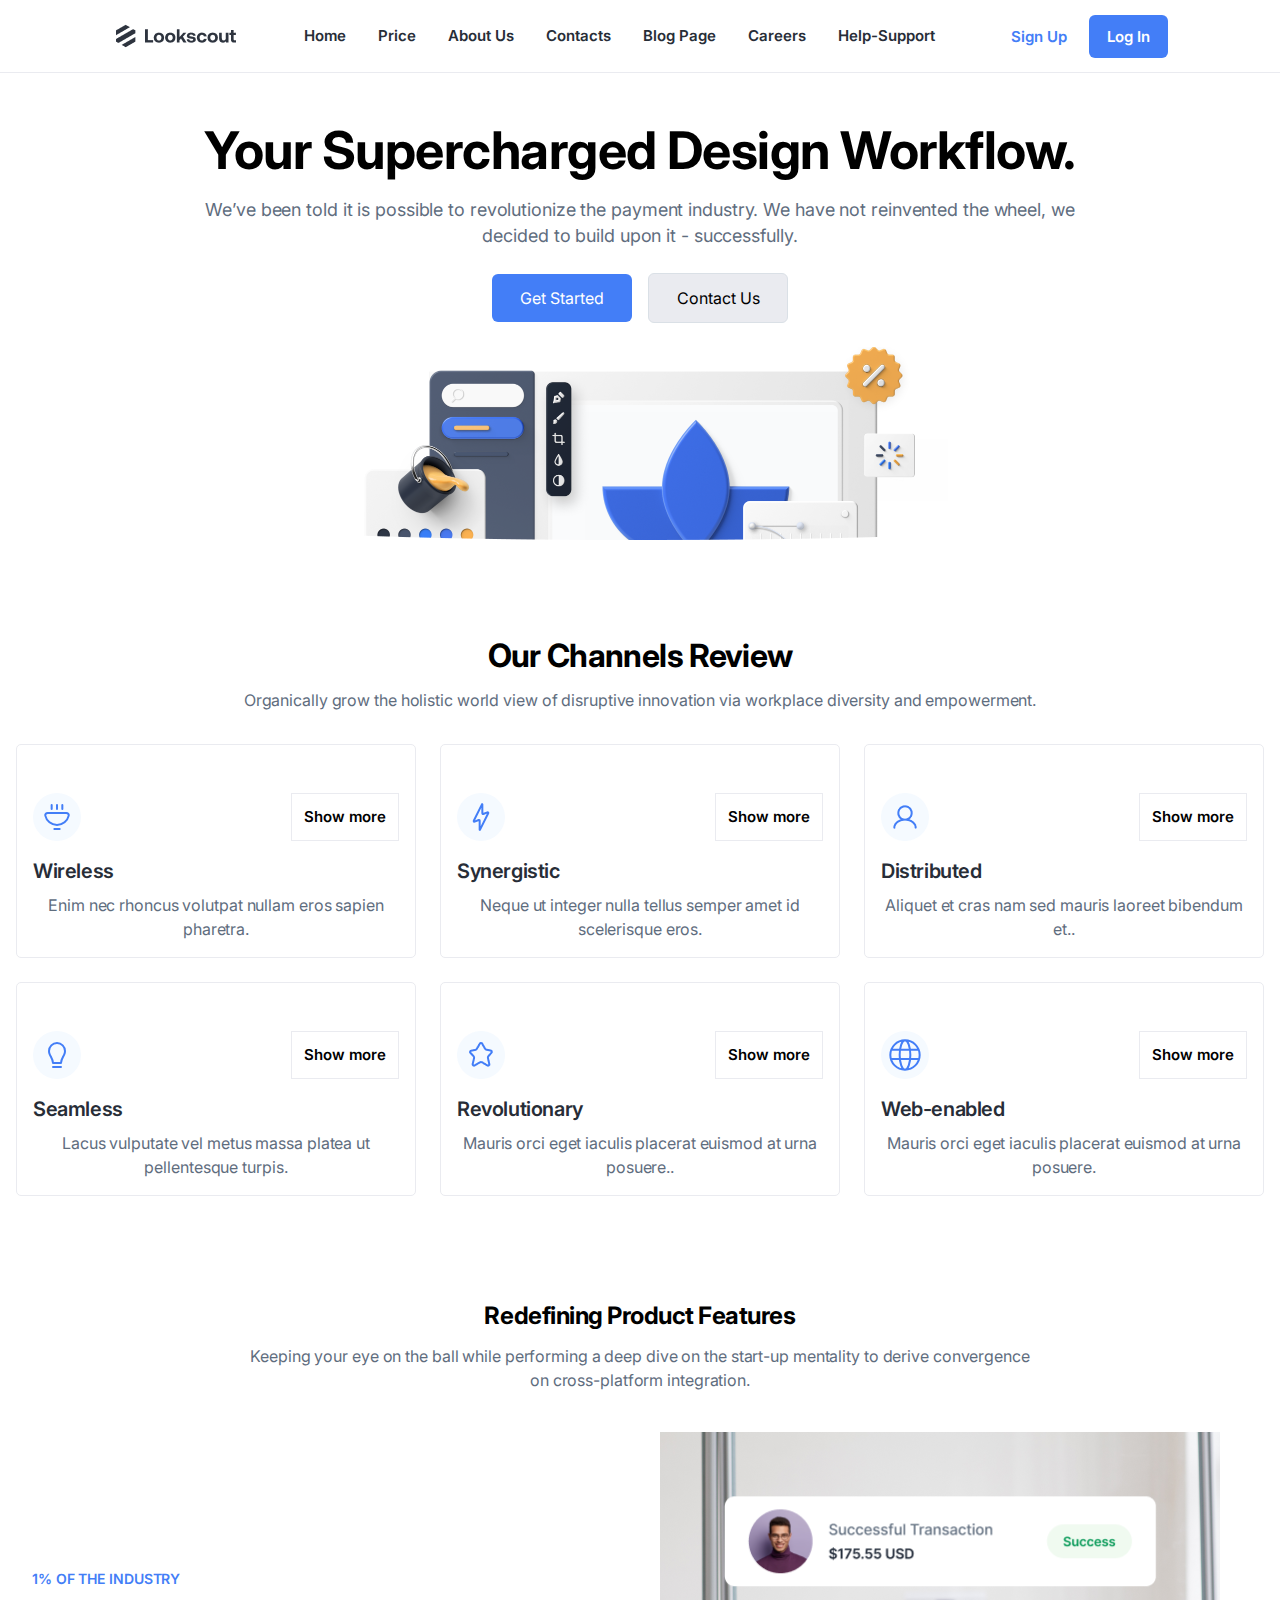
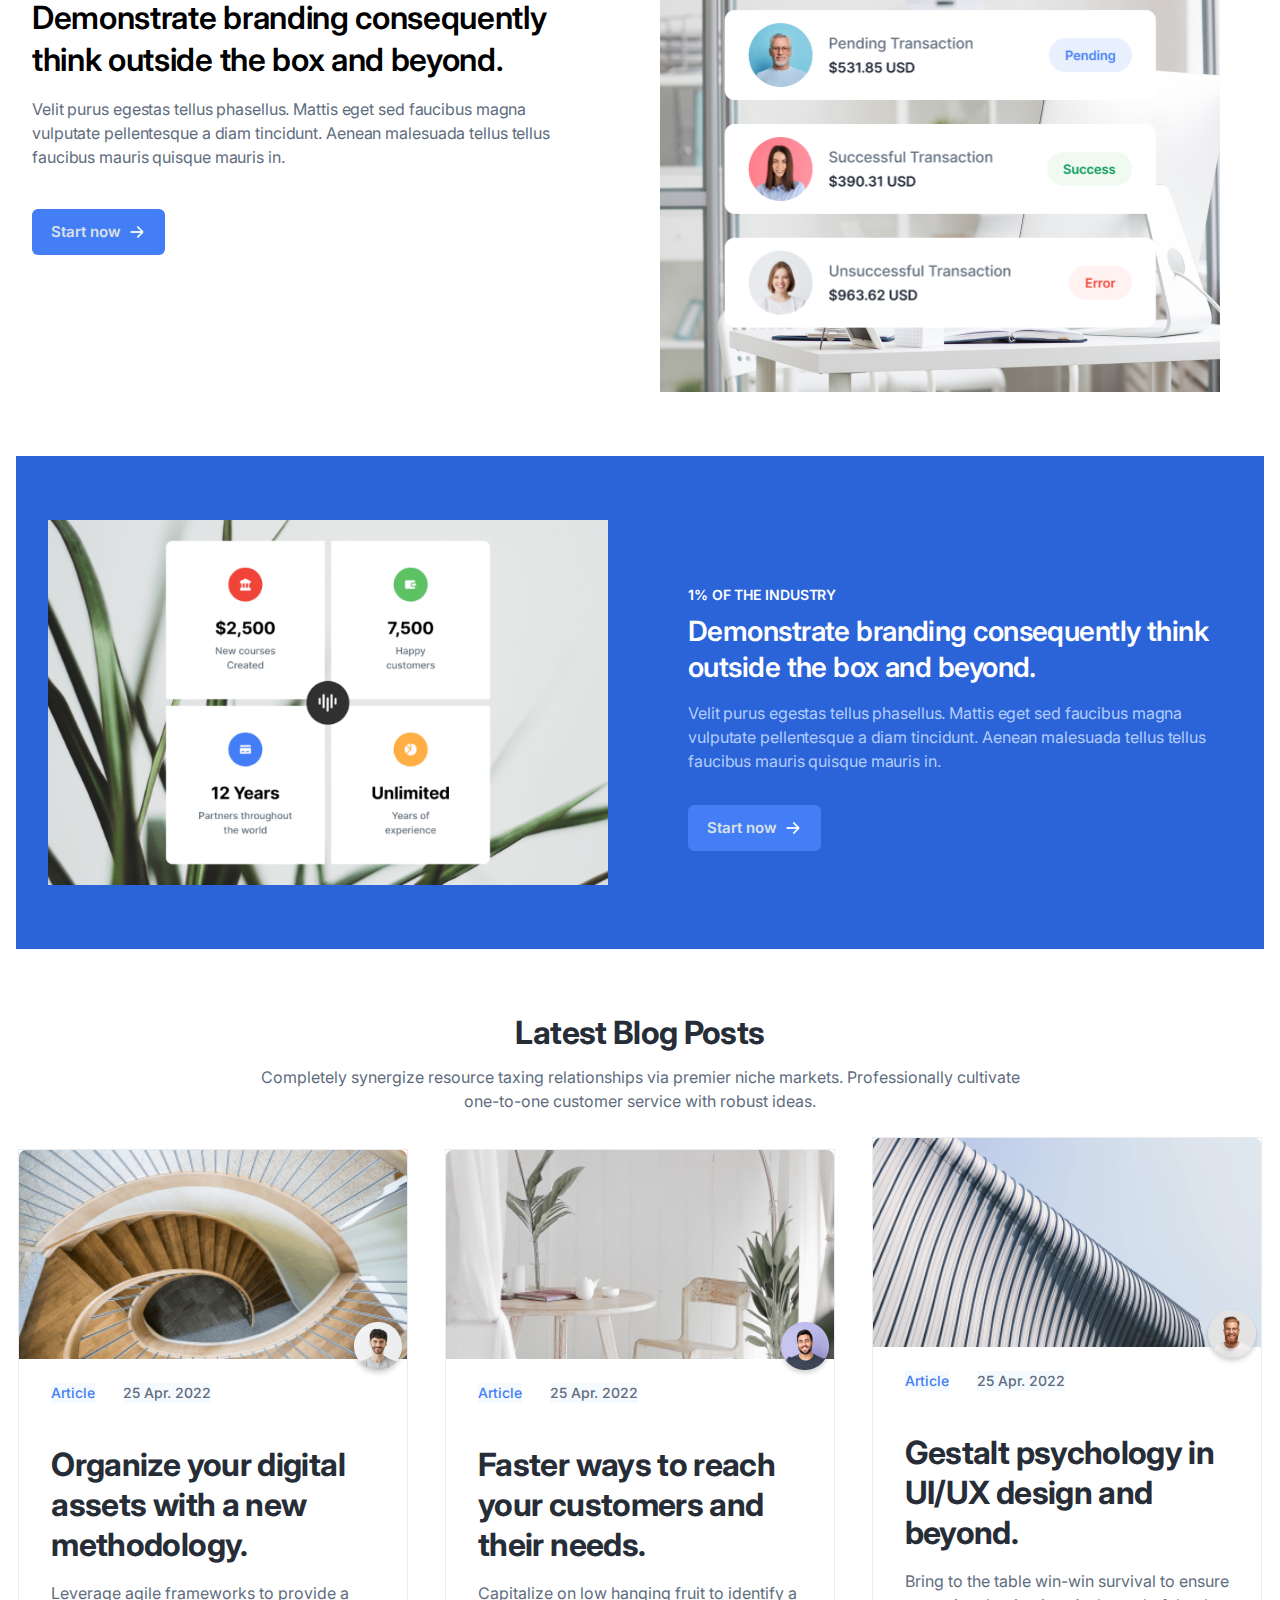
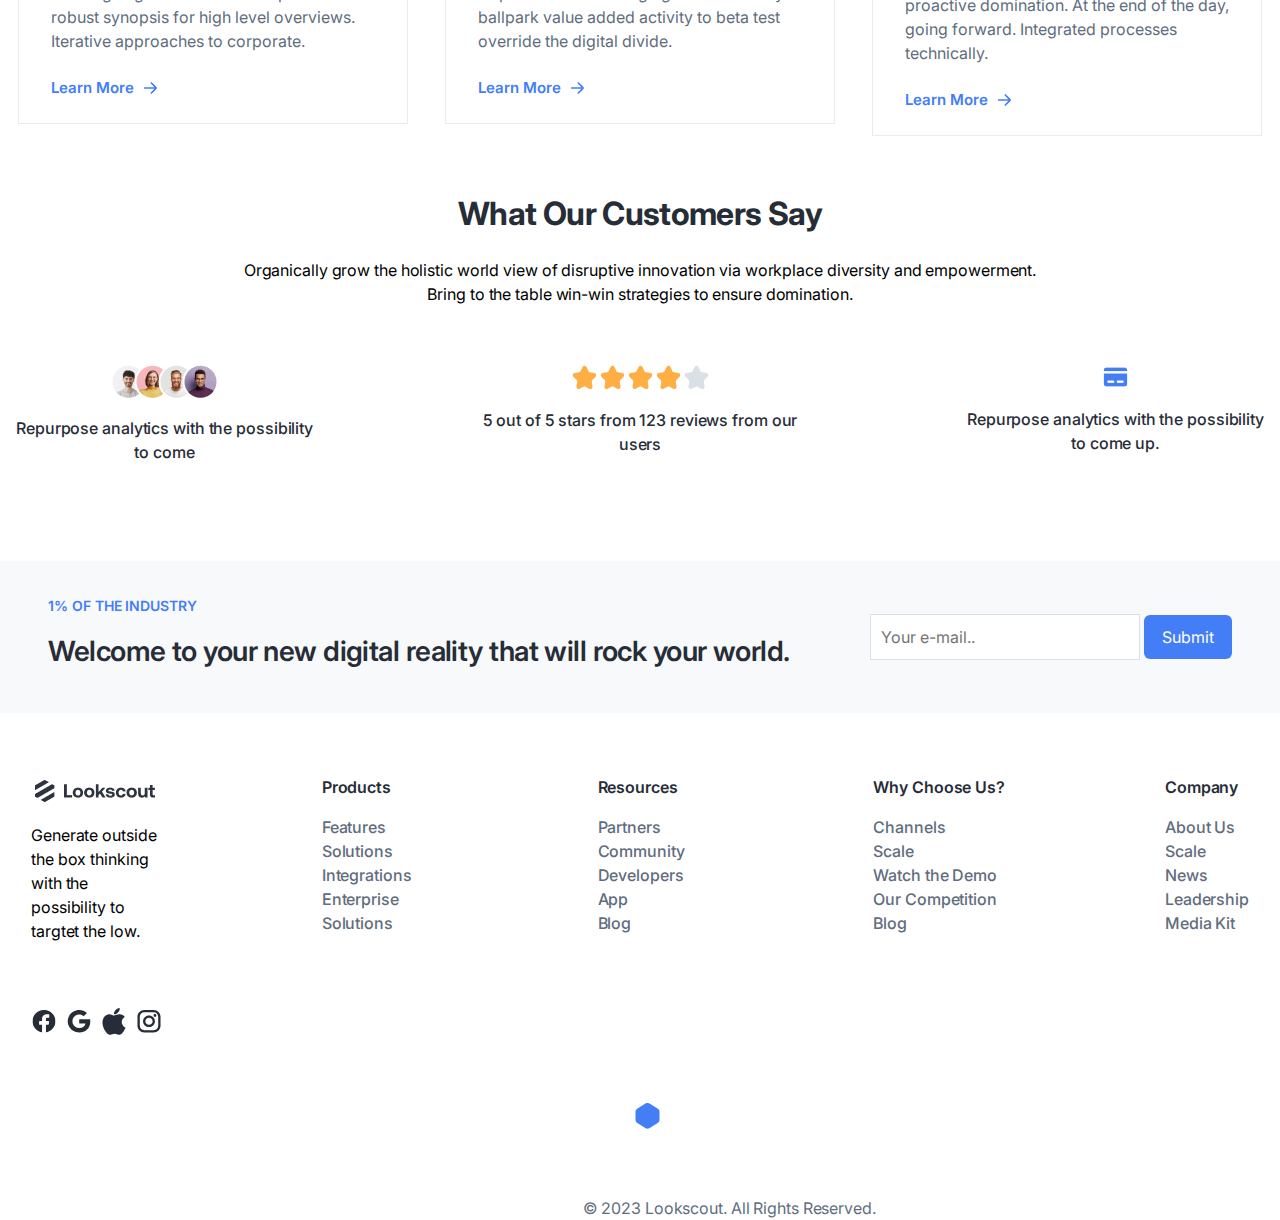
<file: index.html>
<!DOCTYPE html>
<html lang="en">
<head>
  <meta charset="UTF-8">
  <meta name="viewport" content="width=device-width, initial-scale=1.0">
  <link rel="preconnect" href="https://fonts.googleapis.com">
  <link rel="preconnect" href="https://fonts.gstatic.com" crossorigin>
  <link href="https://fonts.googleapis.com/css2?family=Inter:ital,opsz,wght@0,14..32,100..900;1,14..32,100..900&display=swap" rel="stylesheet">
  <link rel="stylesheet" href="assets/css/still.css">
  <title>Managment Panel</title>
</head>
<body>
  <div class="header-mobile">
    <div class="logo-content-mobile">
      <a href="#"><img src="assets/img/Main-logo.png" alt="Lookscout Logo"></a>
    </div>
    <div class="hamburger-menu-content">
      <img src="assets/img/hamburger-menu-icon.png" alt="">
    </div>
  </div>
  <div class="header-desktop">
    <div class="desktop-logo">
      <a href="index.html"><img src="assets/img/Main-logo.png" alt=""></a>
    </div>
    <div class="dekstop-nav">
      <a href="index.html">Home</a>
      <a href="price.html">Price</a>
      <a class="arrows-nav" href="about.html">About Us </a>
      <a href="contuct-us.html">Contacts</a>
      <a href="blog-page.html">Blog Page</a>
      <a href="careers.html">Careers</a>
      <a href="help-support.html">Help-Support</a>
    </div>
    <div class="desktop-links">
      <a class="white-sign" href="#"> Sign Up</a>
      <a  class="blue-log"  href="#"> Log In</a>
    </div>
  </div>
  <div class="container">
    <div class="start-content">
      <div class="start-text-area">
        <h1>Your Supercharged Design Workflow.</h1>
        <p>We’ve been told it is possible to revolutionize the payment industry. We have not reinvented the wheel, we decided to build upon it - successfully.</p>
      </div>
      <div class="start-btn-area">
        <a href="price.html"> Get Started</a>
        <a href="contuct-us.html"> Contact Us</a>
      </div>
      <div class="start-image">
        <img   class="mobile-photo" src="assets/img/main-photo-mobile.png" alt="">
        <img   class="tablet-photo" src="assets/img/start-content-tablet.png" alt="">
        <img  class="desktop-main-photo" src="assets/img/desktop-main-photo.png" alt="">
      </div>
    </div>
    <div class="review-content">
      <div class="review-header">
        <h2>Our Channels Review</h2>
        <p>Organically grow the holistic world view of disruptive innovation via workplace diversity and empowerment.</p>
      </div>
      <div class="box-container">
        <div class="review-box">
          <div class="box-top">
            <img src="assets/img/wifi-icon.svg" alt="Wifi Icon">
            <a href="#"> Show more</a>
          </div>
          <h4>Wireless</h4>
          <p>Enim nec rhoncus volutpat nullam eros sapien pharetra.</p>
        </div>
        <div class="review-box">
          <div class="box-top">
            <img src="assets/img/electric-icon.svg" alt="Electric Icon">
            <a href="#"> Show more</a>
          </div>
          <h4>Synergistic</h4>
          <p>Neque ut integer nulla tellus semper amet id scelerisque eros.</p>
        </div>
        <div class="review-box">
          <div class="box-top">
            <img src="assets/img/people-icon.png" alt="People Icon">
            <a href="#"> Show more</a>
          </div>
          <h4>Distributed</h4>
          <p>Aliquet et cras nam sed mauris laoreet bibendum et..</p>
        </div>
        <div class="review-box">
          <div class="box-top">
            <img src="assets/img/new-electricicon.svg" alt="Light Icon">
            <a href="#"> Show more</a>
          </div>
          <h4>Seamless</h4>
          <p>Lacus vulputate vel metus massa platea ut pellentesque turpis.</p>
        </div>
        <div class="review-box">
          <div class="box-top">
            <img src="assets/img/new-star-icon.png" alt="Star Icon">
            <a href="#"> Show more</a>
          </div>
          <h4>Revolutionary</h4>
          <p>Mauris orci eget iaculis placerat euismod at urna posuere..</p>
        </div>
        <div class="review-box web">
          <div class="box-top">
            <img src="assets/img/web-icon.svg" alt="Web Icon">
            <a href="#"> Show more</a>
          </div>
          <h4>Web-enabled</h4>
          <p>Mauris orci eget iaculis placerat euismod at urna posuere.</p>
        </div>
      </div>
    </div>
    <div class="product-content">
      <div class="product-content-text">
        <h2>Redefining Product Features</h2>
        <p class="product-content-p">Keeping your eye on the ball while performing a deep dive on the start-up mentality to  derive convergence  <br> on cross-platform integration.</p>
      </div>
      <div class="product-container">
        <div class="product-text">
          <h6>1% OF THE INDUSTRY</h6>
          <h3>Demonstrate branding consequently think outside the
            box and beyond.</h3>
            <p>Velit purus egestas tellus phasellus. Mattis eget sed faucibus magna vulputate pellentesque a diam tincidunt. Aenean malesuada tellus tellus faucibus mauris quisque mauris in.</p>
            <div class="price-box-btn">
              <a href="#"> Start now</a>
              <img src="assets/img/right-arrow.png" alt="">
            </div>
        </div>
        <div class="product-image">
          <img src="assets/img/product.png" alt="">
        </div>
      </div>
    </div>
    <div class="price-content">
    <div class="price-box-white white-box">
      <div class="price-box-white-image">
        <img src="assets/img/price-photo.png" alt="">
      </div>
      <div class="price-box-white-text">
        <h6>1% OF THE INDUSTRY</h6>
        <h3>Demonstrate branding consequently think outside the box and beyond. </h3>
        <p>Velit purus egestas tellus phasellus. Mattis eget sed faucibus magna vulputate pellentesque a diam tincidunt. Aenean malesuada tellus tellus faucibus mauris quisque mauris in.</p>
        <div class="price-box-btn">
          <a href="#"> Start now</a>
          <img src="assets/img/right-arrow.png" alt="">
        </div>
      </div>
    </div>
    <div class="price-box-white blue">
      <div class="price-box-white-image">
        <img src="assets/img/price-photo.png" alt="">
      </div>
      <div class="price-box-white-text">
        <h6>1% OF THE INDUSTRY</h6>
        <h3>Demonstrate branding consequently think outside the box and beyond. </h3>
        <p>Velit purus egestas tellus phasellus. Mattis eget sed faucibus magna vulputate pellentesque a diam tincidunt. Aenean malesuada tellus tellus faucibus mauris quisque mauris in.</p>
        <div class="price-box-btn">
          <a href="#"> Start now</a>
          <img src="assets/img/right-arrow.png" alt="">
        </div>
      </div>
    </div>
    <div class="price-box-white last-white">
      <div class="price-box-white-image">
        <img src="assets/img/price-photo.png" alt="">
      </div>
      <div class="price-box-white-text">
        <h6>1% OF THE INDUSTRY</h6>
        <h3>Demonstrate branding consequently think outside the box and beyond. </h3>
        <p>Velit purus egestas tellus phasellus. Mattis eget sed faucibus magna vulputate pellentesque a diam tincidunt. Aenean malesuada tellus tellus faucibus mauris quisque mauris in.</p>
        <div class="price-box-btn">
          <a href="#"> Start now</a>
          <img src="assets/img/right-arrow.png" alt="">
        </div>
      </div>
    </div>
    </div>
    <div class="blog-content">
      <h4>Latest Blog Posts</h4>
      <p>Completely synergize resource taxing relationships via premier niche markets. Professionally  cultivate <br>one-to-one customer service with robust ideas.</p>
      <div class="blog-container">
        <div class="blog-content-inner">
          <div class="blog-content-inner-photo">
            <img class="blog-photo" src="assets/img/stairs-photo.png" alt="Stairs">
            <img class="avatar" src="assets/img/avatar1.png" alt="Men Avatar">
          </div>
          <div class="blog-content-inner-calender">
            <span>Article</span>
            <span class="calender">25 Apr. 2022</span>
          </div>
          <div class="blog-content-inner-text">
            <h4>Organize your digital assets
              with a new methodology.</h4>
              <p>Leverage agile frameworks to provide a robust synopsis for high level overviews. Iterative approaches to corporate.</p>
          </div>
          <div class="blog-content-inner-link">
            <a href="#">Learn More</a>
            <img src="assets/img/right.svg" alt="">
          </div>
        </div>
        <div class="blog-content-inner">
          <div class="blog-content-inner-photo">
            <img class="blog-photo" src="assets/img/chairs-photo.png" alt="Chairs">
            <img class="avatar" src="assets/img/avatar2.png" alt="Men Avatar">
          </div>
          <div class="blog-content-inner-calender">
            <span>Article</span>
            <span class="calender">25 Apr. 2022</span>
          </div>
          <div class="blog-content-inner-text">
            <h4>Faster ways to reach your customers and their needs.</h4>
              <p>Capitalize on low hanging fruit to identify a ballpark value added activity to beta test override the digital divide.</p>
          </div>
          <div class="blog-content-inner-link">
            <a href="#">Learn More</a>
            <img src="assets/img/right.svg" alt="">
          </div>
        </div>
        <div class="blog-content-inner">
          <div class="blog-content-inner-photo">
            <img  class="blog-photo" src="assets/img/building-photo.png" alt="Building">
            <img class="avatar" src="assets/img/avatar3.png" alt="Men Avatar">
          </div>
          <div class="blog-content-inner-calender">
            <span>Article</span>
            <span class="calender">25 Apr. 2022</span>
          </div>
          <div class="blog-content-inner-text">
            <h4>Gestalt psychology in UI/UX
              design and beyond.</h4>
              <p>Bring to the table win-win survival  to ensure proactive domination. At the end of the day, going forward.
                Integrated processes technically.</p>
          </div>
          <div class="blog-content-inner-link">
            <a href="#">Learn More</a>
            <img src="assets/img/right.svg" alt="">
          </div>
        </div>
      </div>
    </div>
    <div class="rating-content">
      <h4>What Our Customers Say</h4>
      <p>Organically grow the holistic world view of disruptive innovation via workplace diversity and empowerment. <br> Bring to the table win-win strategies to ensure domination.</p>
      <div class="rating-container">
        <div class="rating-avatar">
          <img src="assets/img/review-photo.png" alt="Avatars">
          <h5>Repurpose analytics with the possibility <br>to come</h5>
        </div>
        <div class="rating-stars">
          <img src="assets/img/rating-photo.png" alt="Rayting Star">
          <h5>5 out of 5 stars from 123 reviews from our <br> users</h5>
        </div>
        <div class="rating-purchase">
          <img src="assets/img/purchase-icon.png" alt=" Purchase Icon">
          <h5> Repurpose analytics with the possibility <br> to come up.</h5>
        </div>
      </div>
    </div>
    <div class="email-content">
      <div class="email-text-area">
        <span>1% OF THE INDUSTRY</span>
        <h4 class="email-h4">Welcome to your new digital reality that will rock your world.</h4>
      </div>
        <div class="email-link">
          <input type="email" placeholder="Your e-mail..">
          <a class="submit-btn" href="#">Submit</a>
        </div>
    </div>
    <div class="footer-content">
      <div class="footer-logo">
        <a href="index.html"><img src="assets/img/Main-logo.png" alt="Lookscout Logo"></a>
        <p>Generate outside the box thinking with the possibility to targtet the low.</p>
      </div>
      <div class="footer-social">
        <img src="assets/img/facebook-icon.svg" alt="Facebook Logo">
        <img src="assets/img/google-icon.svg" alt="Googe Logo">
        <img src="assets/img/apple-icon.svg" alt="Appe Logo">
        <img src="assets/img/instagram-logo.svg" alt="Instagram Logo">
      </div>
      <div class="footer-products">
        <ul>Products</ul>
        <li> <a href="#"> Features</a></li>
        <li> <a href="#"> Solutions</a></li>
        <li><a href="#">Integrations</a></li>
        <li><a href="#">Enterprise</a></li>
        <li><a href="#">Solutions</a></li>
      </div>
      <div class="footer-resources">
        <ul>Resources</ul>
        <li> <a href="#"> Partners</a></li>
        <li> <a href="#"> Community</a></li>
        <li><a href="#">Developers</a></li>
        <li><a href="#">App</a></li>
        <li><a href="#">Blog</a></li>
      </div>
      <div class="footer-chooses">
        <ul>Why Choose Us?</ul>
        <li> <a href="#"> Channels</a></li>
        <li> <a href="#"> Scale</a></li>
        <li><a href="#">Watch the Demo</a></li>
        <li><a href="#">Our Competition</a></li>
        <li><a href="#">Blog</a></li>
      </div>
      <div class="footer-company">
        <ul>Company</ul>
        <li> <a href="#"> About Us</a></li>
        <li> <a href="#"> Scale</a></li>
        <li><a href="#">News</a></li>
        <li><a href="#">Leadership</a></li>
        <li><a href="#">Media Kit</a></li>
      </div>
      <div class="footer-pentegon">
        <img src="assets/img/pentegon-icon.png" alt="Pentogon Icon">
      </div>
      <div class="footer-text">
        <span>© 2023 Lookscout. All Rights Reserved.</span>
      </div>

    </div>
  </div>
</body>
</html>
</file>
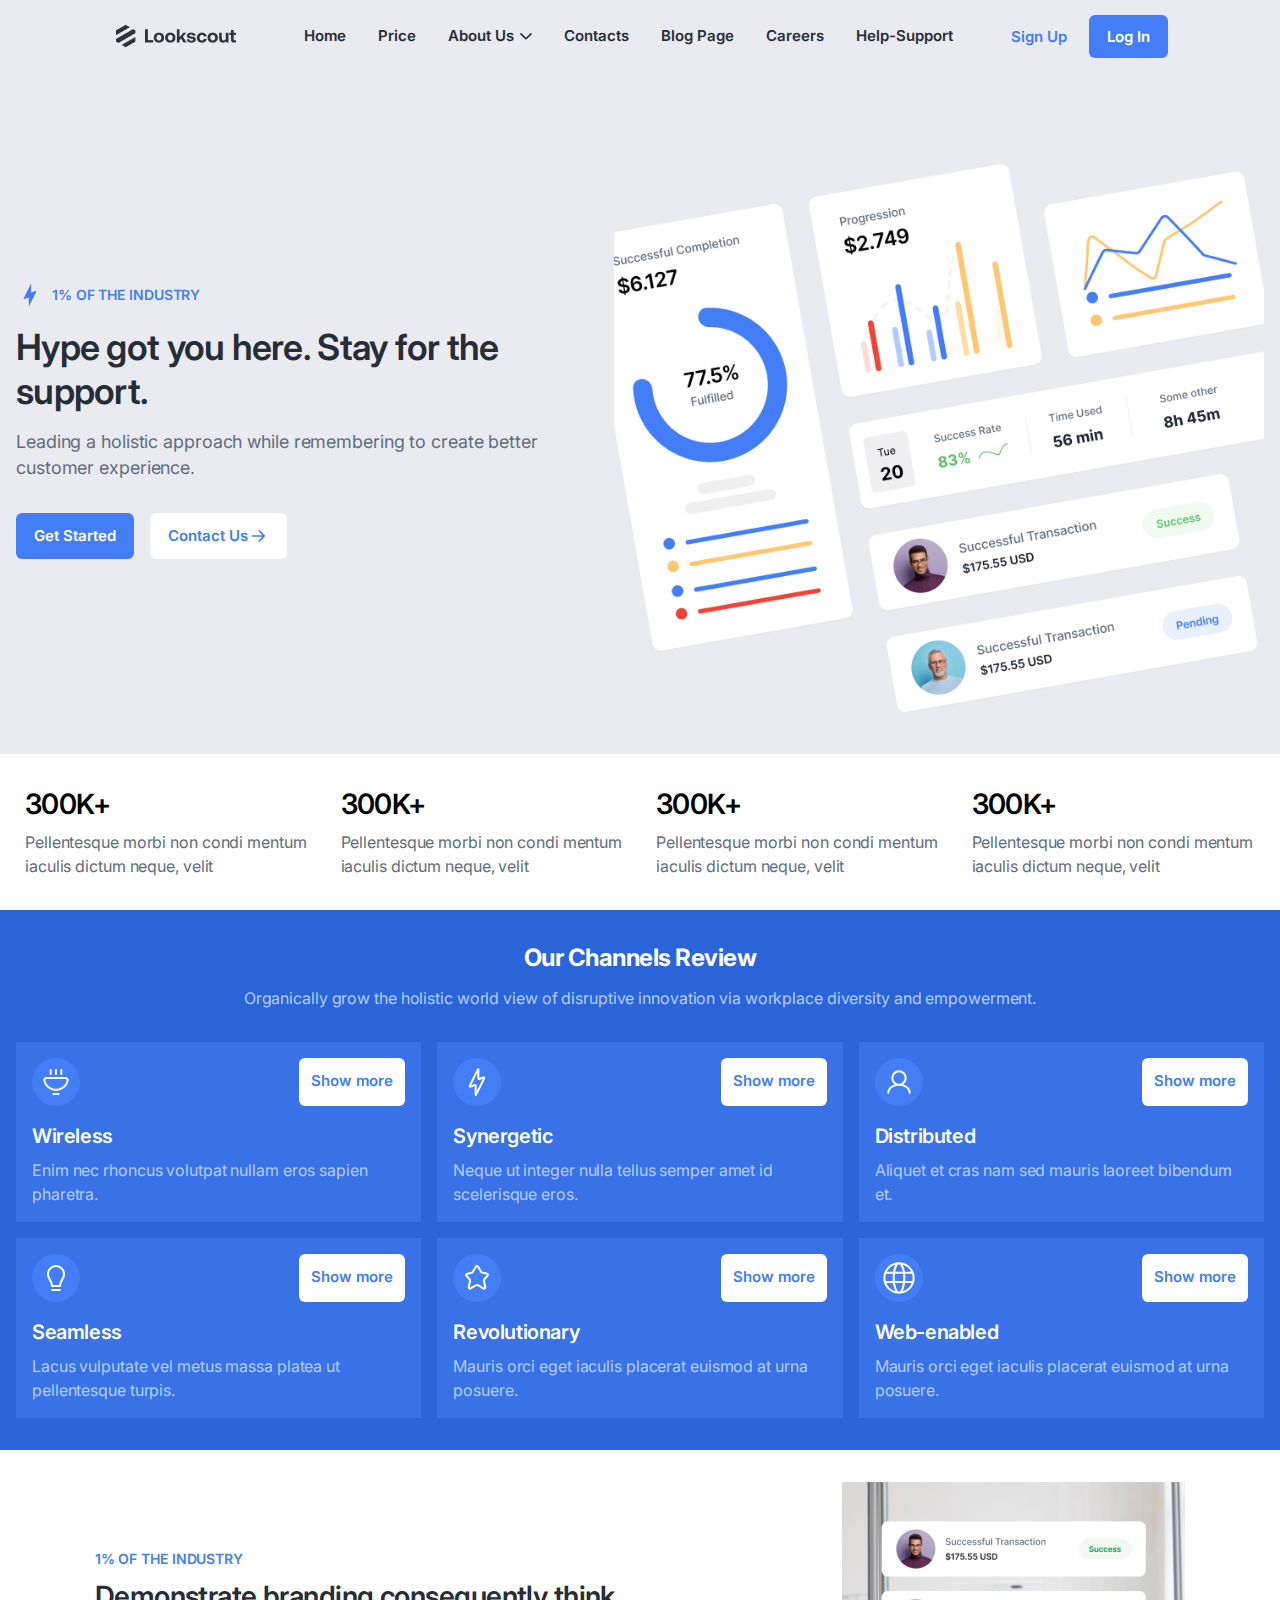
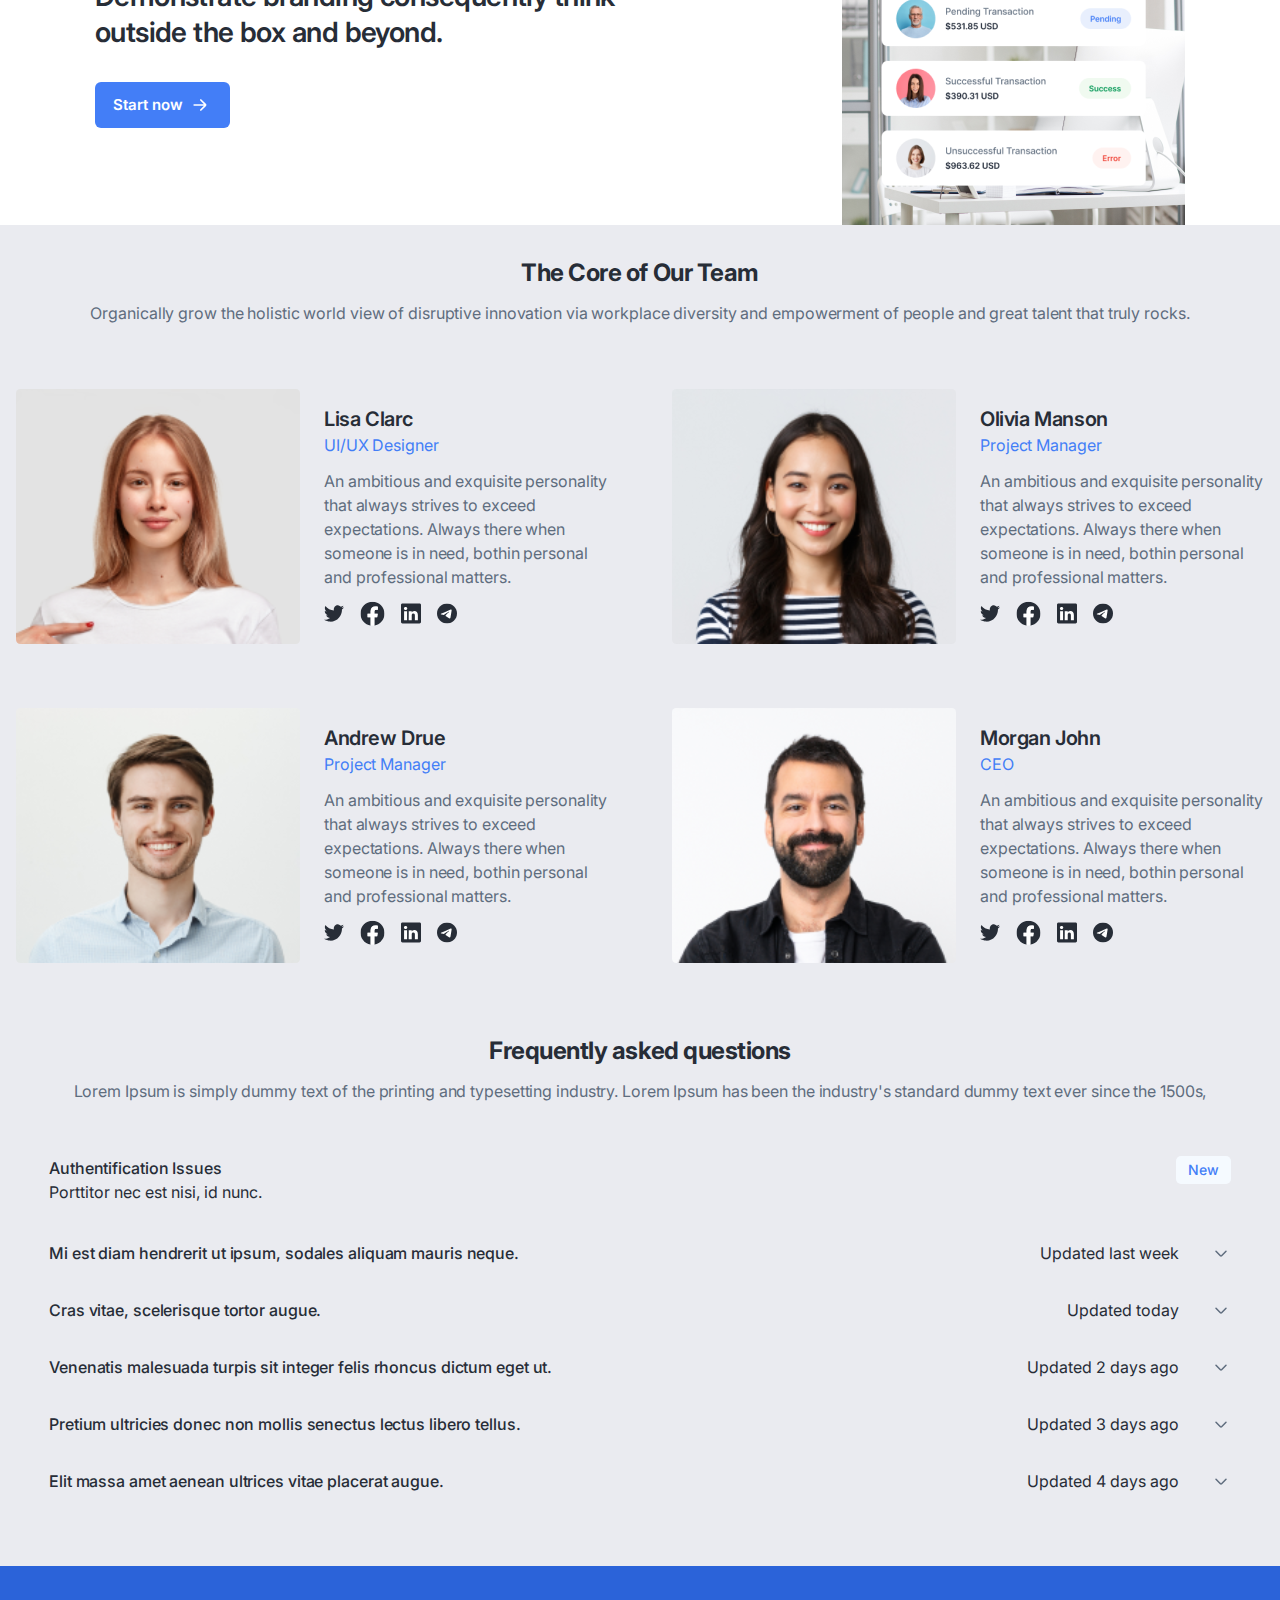
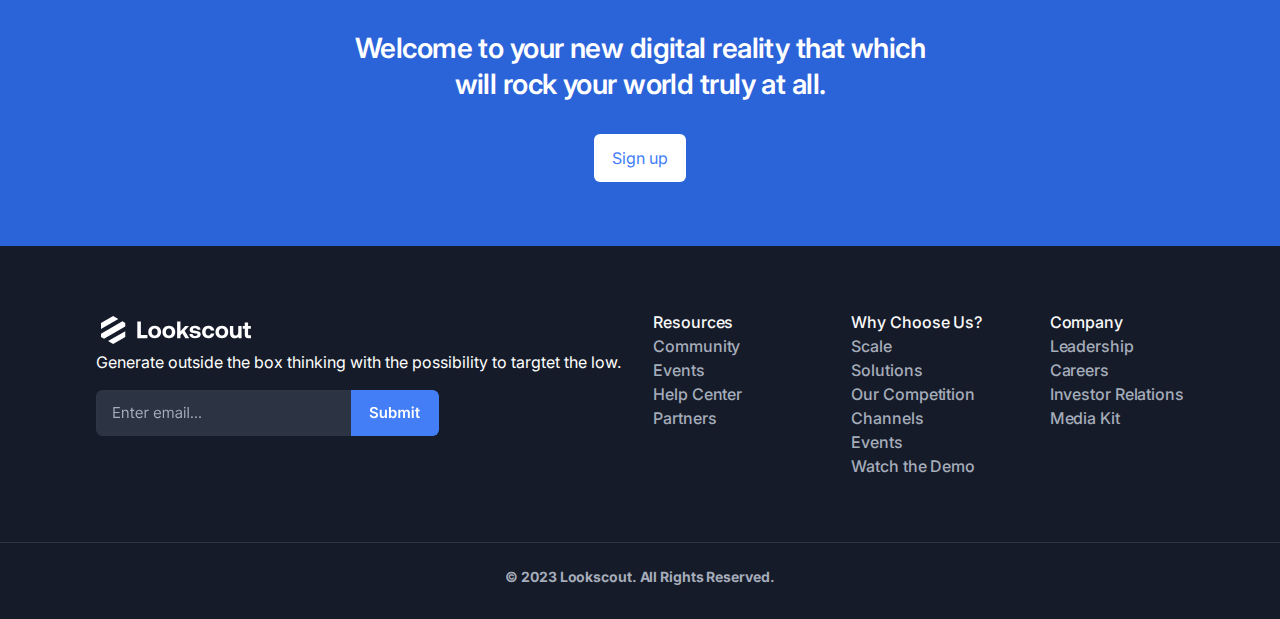
<file: about.html>
<!DOCTYPE html>
<html lang="en">
<head>
  <meta charset="UTF-8">
  <meta name="viewport" content="width=device-width, initial-scale=1.0">
  <link rel="preconnect" href="https://fonts.googleapis.com">
  <link rel="preconnect" href="https://fonts.gstatic.com" crossorigin>
  <link href="https://fonts.googleapis.com/css2?family=Inter:ital,opsz,wght@0,14..32,100..900;1,14..32,100..900&display=swap" rel="stylesheet">
  <link rel="stylesheet" href="assets/css/about.css">
  <title>About</title>
</head>
<body>
  <div class="header-mobile">
    <div class="logo-content-mobile">
      <a href="#"><img src="assets/img/Main-logo.png" alt="Lookscout Logo"></a>
    </div>
    <div class="hamburger-menu-content">
      <img src="assets/img/hamburger-menu-icon.png" alt="Hamburger Menu Icon">
    </div>
  </div>
  <div class="header-desktop">
    <div class="desktop-logo">
      <img src="assets/img/Main-logo.png" alt="">
    </div>
    <div class="dekstop-nav">
      <a href="index.html">Home</a>
      <a href="price.html">Price</a>
      <a class="arrows-nav" href="about.html">About Us <img src="assets/img/arrow-down.svg" alt=""></a>
      <a href="contuct-us.html">Contacts</a>
      <a href="blog-page.html">Blog Page</a>
      <a href="careers.html">Careers</a>
      <a href="help-support.html">Help-Support</a>
    </div>
    <div class="desktop-links">
      <a class="white-sign" href="#"> Sign Up</a>
      <a  class="blue-log"  href="#"> Log In</a>
    </div>
  </div>
  <div class="container">
    <div class="graphic-content">
      <div class="graphic-photo-inner">
        <img class="mobile-photo" src="assets/img/Graphic-mobil-photo.png" alt="Graphic Mobile Photo">
        <img class="tablet-photo" src="assets/img/tablet-graphic-phpt.png" alt="">
        <img  class="desktop-photo" src="assets/img/desktop-graphic-photo.png" alt="">
      </div>
      <div class="graphic-text-inner">
          <div class="lightining-inner">
            <img src="assets/img/lightining-icon-blue.svg" alt="">
            <span class="blue-lightining-text">1% OF THE INDUSTRY</span>
          </div>
          <h1>Hype got you here. Stay for the support. </h1>
          <p class="graphic-content-p">Leading a holistic approach while remembering to create better customer experience.  </p>
          <div class="graphic-btn-inner">
            <a class="get-started" href="#">Get Started</a>
            <a class="contact-us"  href="#">Contact Us <img src="assets/img/right-arrow-blue-icon.svg" alt="Right blue arrow icon"></a>
          </div>
      </div>
    </div>
  </div>
  <div class="number-users-content">
    <div class="number-users-inner">
      <h2 class="number-users-h">300K+ </h2>
      <p class="number-users-p" >Pellentesque morbi non condi mentum iaculis dictum neque, velit</p>
    </div>
    <div class="number-users-inner">
      <h2 class="number-users-h">300K+ </h2>
      <p class="number-users-p" >Pellentesque morbi non condi mentum iaculis dictum neque, velit</p>
    </div>
    <div class="number-users-inner">
      <h2 class="number-users-h">300K+ </h2>
      <p class="number-users-p" >Pellentesque morbi non condi mentum iaculis dictum neque, velit</p>
    </div>
    <div class="number-users-inner">
      <h2 class="number-users-h">300K+ </h2>
      <p class="number-users-p" >Pellentesque morbi non condi mentum iaculis dictum neque, velit</p>
    </div>
  </div>
  <div class="review-content">
    <div class="review-header">
      <h2 class="review-h">Our Channels Review</h2>
      <p class="review-p">Organically grow the holistic world view of disruptive innovation via workplace diversity and empowerment.</p>
    </div>
    <div class="box-container">
      <div class="review-box">
        <div class="box-top">
          <img src="assets/img/wifi icon.svg" alt="Wifi Icon">
          <a class="show-more" href="#"> Show more</a>
        </div>
        <h4 class="box-top-h">Wireless</h4>
        <p class="box-p">Enim nec rhoncus volutpat nullam eros sapien pharetra.</p>
      </div>
      <div class="review-box">
        <div class="box-top">
          <img src="assets/img/elektric-icon.svg" alt="Electric Icon">
          <a class="show-more" href="#"> Show more</a>
        </div>
        <h4 class="box-top-h">Synergetic</h4>
        <p class="box-p">Neque ut integer nulla tellus semper amet id scelerisque eros.</p>
      </div>
      <div class="review-box">
        <div class="box-top">
          <img src="assets/img/people-icon.svg" alt="People Icon">
          <a class="show-more" href="#"> Show more</a>
        </div>
        <h4 class="box-top-h">Distributed</h4>
        <p class="box-p">Aliquet et cras nam sed mauris laoreet bibendum et.</p>
      </div>
      <div class="review-box">
        <div class="box-top">
          <img src="assets/img/light-icon.svg" alt="Light Icon">
          <a class="show-more" href="#"> Show more</a>
        </div>
        <h4 class="box-top-h">Seamless</h4>
        <p class="box-p">Lacus vulputate vel metus massa platea ut pellentesque turpis.</p>
      </div>
      <div class="review-box">
        <div class="box-top">
          <img src="assets/img/star-icon.svg" alt="Star Icon">
          <a class="show-more" href="#"> Show more</a>
        </div>
        <h4 class="box-top-h">Revolutionary</h4>
        <p class="box-p">Mauris orci eget iaculis placerat euismod at urna posuere.</p>
      </div>
      <div class="review-box web">
        <div class="box-top">
          <img src="assets/img/web-blue-icon.svg" alt="Star Icon">
          <a class="show-more" href="#"> Show more</a>
        </div>
        <h4 class="box-top-h">Web-enabled</h4>
        <p class="box-p">Mauris orci eget iaculis placerat euismod at urna posuere.</p>
      </div>
    </div>
  </div>
  <div class="motto-content">
    <div class="motto-text-inner">
      <span class="motto-span">1% OF THE INDUSTRY</span>
      <h3 class="motto-h" >Demonstrate branding consequently think outside the box and beyond.</h3>
      <div class="motto-btn-area">
        <a class="strt-btn" href="#">Start now</a>
        <img src="assets/img/white-arrow.svg" alt="">
      </div>
    </div>
    <div class="motto-photo-inner">
      <img src="assets/img/motto-small-photo.png" alt="">
    </div>
  </div>
  <!-- ali start here -->
  <div class="container">
    <div class="team-part">
      <div class="team-part-text">
        <h1>The Core of Our Team</h1>
        <p>Organically grow the holistic world view of disruptive innovation via workplace diversity and empowerment of
          people and great talent that truly rocks.</p>
      </div>
      <div class="team-members">

        <div class="team-member">
          <div>
            <img src="assets/img/team-photo-1.svg" alt="">
          </div>

          <div class="team-member-text">
            <h2>Lisa Clarc</h2>
            <h3>UI/UX Designer</h3>
            <p>An ambitious and exquisite personality that always strives to exceed expectations. Always there when
              someone is in need, bothin personal and professional matters.</p>
            <div class="social-media-icons">
              <img src="assets/img/twitter-icon.svg" alt="">
              <img src="assets/img/facebook-icon.svg" alt="">
              <img src="assets/img/linkedin-icon.svg" alt="">
              <img src="assets/img/telegram-icon.svg" alt="">
            </div>
          </div>
        </div>

        <div class="team-member">
          <div>
            <img src="assets/img/team-photo-2.svg" alt="">
          </div>

          <div class="team-member-text">
            <h2>Olivia Manson</h2>
            <h3>Project Manager</h3>
            <p>An ambitious and exquisite personality that always strives to exceed expectations. Always there when
              someone is in need, bothin personal and professional matters.</p>
            <div class="social-media-icons">
              <img src="assets/img/twitter-icon.svg" alt="">
              <img src="assets/img/facebook-icon.svg" alt="">
              <img src="assets/img/linkedin-icon.svg" alt="">
              <img src="assets/img/telegram-icon.svg" alt="">
            </div>
          </div>

        </div>
        <div class="team-member">
          <div>
            <img src="assets/img/team-photo-3.svg" alt="">
          </div>

          <div class="team-member-text">
            <h2>Andrew Drue</h2>
            <h3>Project Manager</h3>
            <p>An ambitious and exquisite personality that always strives to exceed expectations. Always there when
              someone is in need, bothin personal and professional matters.</p>
            <div class="social-media-icons">
              <img src="assets/img/twitter-icon.svg" alt="">
              <img src="assets/img/facebook-icon.svg" alt="">
              <img src="assets/img/linkedin-icon.svg" alt="">
              <img src="assets/img/telegram-icon.svg" alt="">
            </div>
          </div>
        </div>
        <div class="team-member">
          <div>
            <img src="assets/img/team-photo-4.svg" alt="">
          </div>

          <div class="team-member-text">
            <h2>Morgan John</h2>
            <h3>CEO</h3>
            <p>An ambitious and exquisite personality that always strives to exceed expectations. Always there when
              someone is in need, bothin personal and professional matters.</p>
            <div class="social-media-icons">
              <img src="assets/img/twitter-icon.svg" alt="">
              <img src="assets/img/facebook-icon.svg" alt="">
              <img src="assets/img/linkedin-icon.svg" alt="">
              <img src="assets/img/telegram-icon.svg" alt="">
            </div>
          </div>
        </div>
      </div>

    </div>
    
    <div class="faq-part">
      <div class="faq-part-text">
        <h1>Frequently asked questions</h1>
        <p>Lorem Ipsum is simply dummy text of the printing and typesetting industry. Lorem Ipsum has been the
          industry's
          standard dummy text ever since the 1500s, </p>
      </div>

      <div class="faq">
        <div class="first-question">
          <div>
            <h3>Authentification Issues</h3>
            <p>Porttitor nec est nisi, id nunc.</p>
          </div>
          <div>
            <h4>New</h4>
          </div>
        </div>

        <div class="question">
          <h3>Mi est diam hendrerit ut ipsum, sodales aliquam mauris neque.</h3>
          <div class="desktop-detail">
            <p>Updated last week <img src="assets/img/details-icon.svg" alt=""></p>
          </div>
        </div>

        <div class="question">
          <h3>Cras vitae, scelerisque tortor augue.</h3>
          <div class="desktop-detail">
            <p>Updated today <img src="assets/img/details-icon.svg" alt=""></p>
          </div>
        </div>

        <div class="question">
          <h3>Venenatis malesuada turpis sit integer felis rhoncus dictum eget ut.</h3>
          <div class="desktop-detail">
            <p>Updated 2 days ago <img src="assets/img/details-icon.svg" alt=""></p>
          </div>
        </div>

        <div class="question">
          <h3>Pretium ultricies donec non mollis senectus lectus libero tellus.</h3>
          <div class="desktop-detail">
            <p>Updated 3 days ago <img src="assets/img/details-icon.svg" alt=""></p>
          </div>
        </div>

        <div class="question">
          <h3>Elit massa amet aenean ultrices vitae placerat augue.</h3>
          <div class="desktop-detail">
            <p>Updated 4 days ago <img src="assets/img/details-icon.svg" alt=""></p>
          </div>

        </div>
      </div>
    </div>

  </div>

  <div >
    <div class="touchable">
      <h1>Welcome to your new digital reality that  which will rock your world truly at all.</h1>
      
      <div class="sign-log">
        <div class="sign">
          <a href="#">Sign up</a>
        </div>
        <div class="log">
          <a href="#">Log in</a>
        </div>
      </div>
    </div>

  </div>

  <div class="footer">
      <div class="footer-top">
        <img src="assets/img/lookscout-white-logo.svg" alt="">
        <p>Generate outside the box thinking with the possibility to targtet the low.</p>
        <img class="footer-last-img" src="assets/img/footer-last-img.svg" alt="">
      </div>

      <div class="links-part">
        <div class="links">
          <ul>
            <li><a href="#">Resources</a></li>
            <li><a href="#">Community</a></li>
            <li><a href="#">Events</a></li>
            <li><a href="#">Help Center</a></li>
            <li><a href="#">Partners</a></li>
          </ul>
        </div>

        <div class="links">
          <ul>
            <li><a href="#">Why Choose Us?</a></li>
            <li><a href="#">Scale</a></li>
            <li><a href="#">Solutions</a></li>
            <li><a href="#">Our Competition</a></li>
            <li><a href="#">Channels</a></li>
            <li><a href="#">Events</a></li>
            <li><a href="#">Watch the Demo</a></li>
          </ul>
        </div>

        <div class="links">
          <ul>
            <li><a href="#">Company</a></li>
            <li><a href="#">Leadership</a></li>
            <li><a href="#">Careers</a></li>
            <li><a href="#">Investor Relations</a></li>
            <li><a href="#">Media Kit</a></li>
          </ul>
        </div>
      </div>

      
    </div>
    <h4 class="footer-down">© 2023 Lookscout. All Rights Reserved.</h4>
  <!-- ali ends here -->

</body>
</html>
</file>
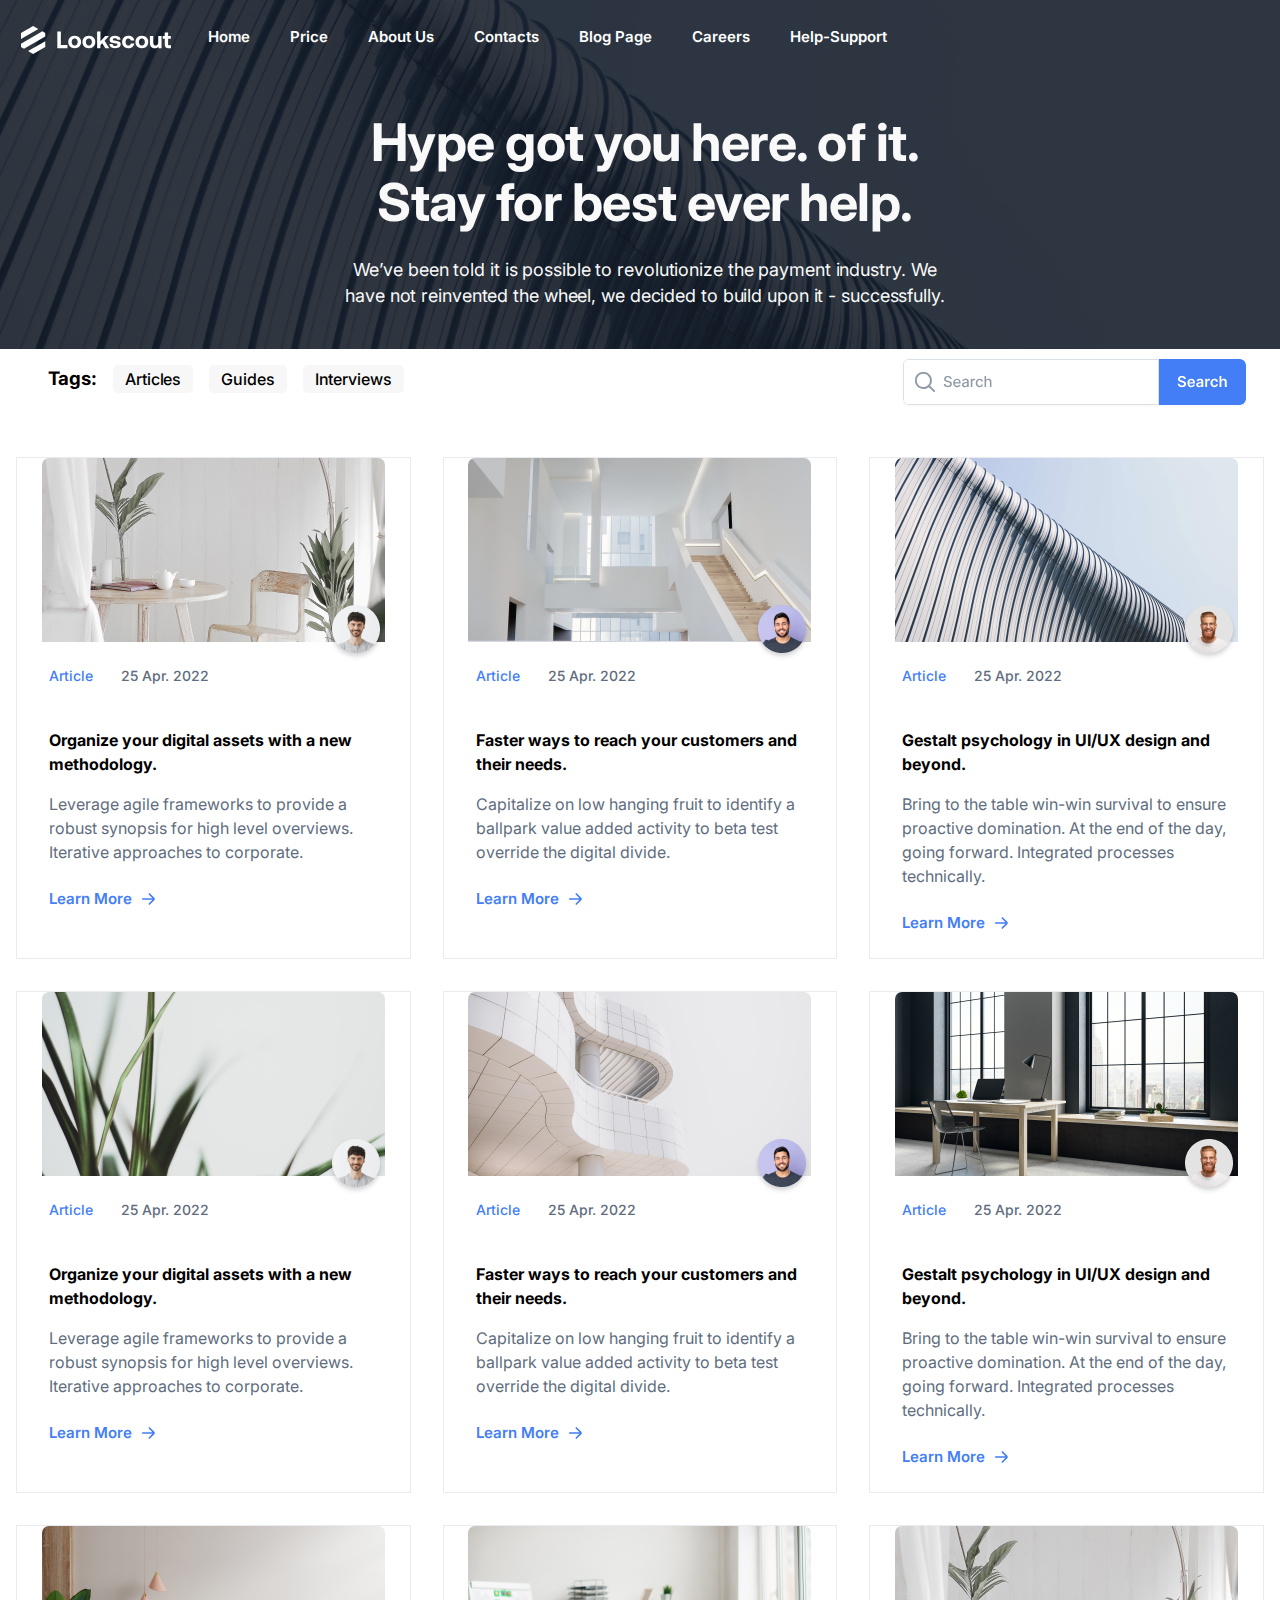
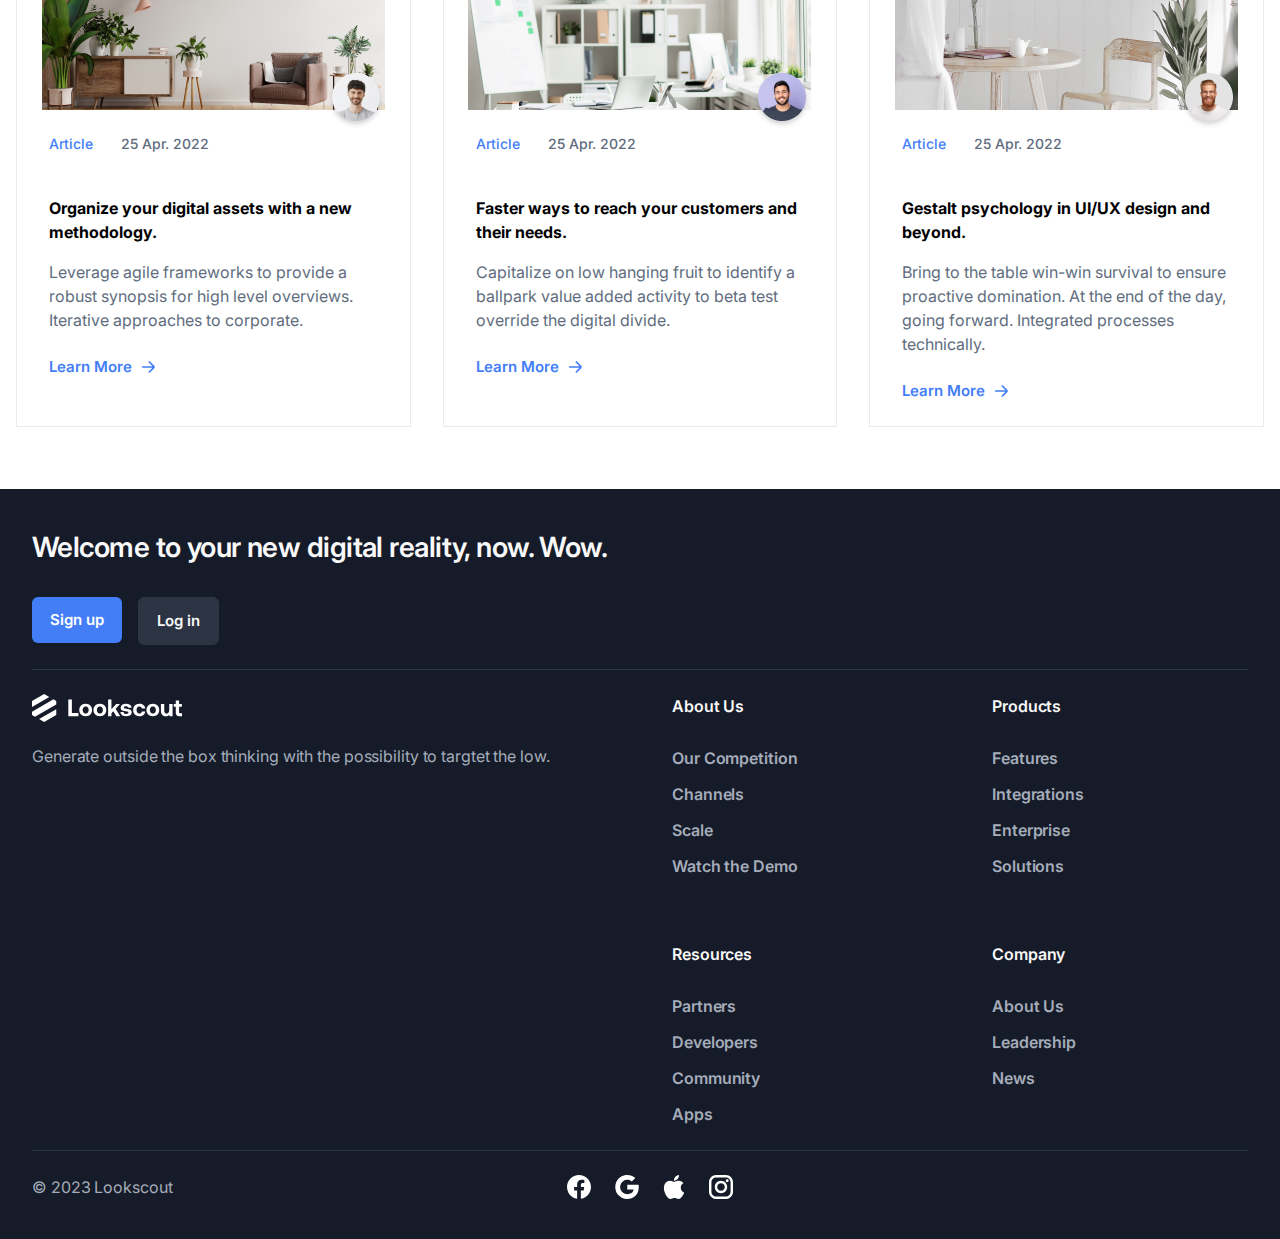
<file: blog-page.html>
<!DOCTYPE html>
<html lang="en">

<head>
  <meta charset="UTF-8">
  <meta name="viewport" content="width=device-width, initial-scale=1.0">
  <title>Blog-Page</title>
  <link rel="preconnect" href="https://fonts.googleapis.com">
  <link rel="preconnect" href="https://fonts.gstatic.com" crossorigin>
  <link
    href="https://fonts.googleapis.com/css2?family=Inter:ital,opsz,wght@0,14..32,100..900;1,14..32,100..900&display=swap"
    rel="stylesheet">
  <link rel="stylesheet" href="assets/css/blog-page.css">
</head>

<body>
  <!-- Ali html starts here -->
  <div class="container">

    <div class="header-mobile">
      <div class="site-left-side">

        <a href="#">
          <img src="assets/img/lookscout-white-logo.svg" alt="">
        </a>

        <div class="desktop-only">
          <a href="index.html">Home</a>
          <a href="price.html">Price</a>
          <a class="arrows-nav" href="about.html">About Us <img src="assets/img/arrow-down.svg" alt=""></a>
          <a href="contuct-us.html">Contacts</a>
          <a href="blog-page.html">Blog Page</a>
          <a href="careers.html">Careers</a>
          <a href="help-support.html">Help-Support</a>
        </div>

        <div class="sign-log">
          <div class="sign-up">
            <a href="#">Sign Up</a>
          </div>
          <div class="log-in">
            <a href="#">Log In</a>
          </div>
        </div>
      </div>

      <div class="hamburger-icon">
        <a href="#">
          <img src="assets/img/hamburger-icon.svg" alt="">
        </a>
      </div>
    </div>

    <div class="hero">
      <h1>Hype got you here. of it. Stay for best ever help.</h1>
      <p>We’ve been told it is possible to revolutionize the payment industry. We have not reinvented the wheel, we
        decided to build upon it - successfully.</p>
    </div>

  </div>
  <div class="filters">
    <div class="tags">
      <div>
        <h3>Tags:</h3>
      </div>
      <div><a href="#">Articles</a></div>
      <div><a href="#">Guides</a></div>
      <div><a href="#">Interviews</a></div>
    </div>

    <div class="filter">
      <img src="assets/img/search-bar.svg" alt="">
    </div>
  </div>
  <!-- Ali html ends here -->



  <!-- merve parts starts here -->
  <div class="blog-content">
    <div class="blog-container">
      <div class="blog-content-inner">
        <div class="blog-content-inner-photo">
          <img src="assets/img/chairs-photo.png" alt="Stairs">
          <img class="avatar" src="assets/img/avatar1.png" alt="Men Avatar">
        </div>
        <div class="blog-content-inner-calender">
          <span>Article</span>
          <span class="calender">25 Apr. 2022</span>
        </div>
        <div class="blog-content-inner-text">
          <h4>Organize your digital assets
            with a new methodology.</h4>
          <p>Leverage agile frameworks to provide a robust synopsis for high level overviews. Iterative approaches to
            corporate.</p>
        </div>
        <div class="blog-content-inner-link">
          <a href="#">Learn More</a>
          <img src="assets/img/right-arrow-blue-icon.svg" alt="">
        </div>
      </div>
      <div class="blog-content-inner">
        <div class="blog-content-inner-photo">
          <img src="assets/img/white-home-stairs.png" alt="Chairs">
          <img class="avatar" src="assets/img/avatar2.png" alt="Men Avatar">
        </div>
        <div class="blog-content-inner-calender">
          <span>Article</span>
          <span class="calender">25 Apr. 2022</span>
        </div>
        <div class="blog-content-inner-text">
          <h4>Faster ways to reach your customers and their needs.</h4>
          <p>Capitalize on low hanging fruit to identify a ballpark value added activity to beta test override the
            digital divide.</p>
        </div>
        <div class="blog-content-inner-link">
          <a href="#">Learn More</a>
          <img src="assets/img/right-arrow-blue-icon.svg" alt="">
        </div>
      </div>
      <div class="blog-content-inner">
        <div class="blog-content-inner-photo">
          <img src="assets/img/building-photo.png" alt="Building">
          <img class="avatar" src="assets/img/avatar3.png" alt="Men Avatar">
        </div>
        <div class="blog-content-inner-calender">
          <span>Article</span>
          <span class="calender">25 Apr. 2022</span>
        </div>
        <div class="blog-content-inner-text">
          <h4>Gestalt psychology in UI/UX
            design and beyond.</h4>
          <p>Bring to the table win-win survival to ensure proactive domination. At the end of the day, going forward.
            Integrated processes technically.</p>
        </div>
        <div class="blog-content-inner-link">
          <a href="#">Learn More</a>
          <img src="assets/img/right-arrow-blue-icon.svg" alt="">
        </div>
      </div>
      <div class="blog-content-inner">
        <div class="blog-content-inner-photo">
          <img src="assets/img/flower-blog-content.png" alt="Building">
          <img class="avatar" src="assets/img/avatar1.png" alt="Men Avatar">
        </div>
        <div class="blog-content-inner-calender">
          <span>Article</span>
          <span class="calender">25 Apr. 2022</span>
        </div>
        <div class="blog-content-inner-text">
          <h4>Organize your digital assets
            with a new methodology.</h4>
          <p>Leverage agile frameworks to provide a robust synopsis for high level overviews. Iterative approaches to
            corporate.</p>
        </div>
        <div class="blog-content-inner-link">
          <a href="#">Learn More</a>
          <img src="assets/img/right-arrow-blue-icon.svg" alt="">
        </div>
      </div>
      <div class="blog-content-inner">
        <div class="blog-content-inner-photo">
          <img src="assets/img/building-white-blog.png" alt="Building">
          <img class="avatar" src="assets/img/avatar2.png" alt="Men Avatar">
        </div>
        <div class="blog-content-inner-calender">
          <span>Article</span>
          <span class="calender">25 Apr. 2022</span>
        </div>
        <div class="blog-content-inner-text">
          <h4>Faster ways to reach your customers and their needs.</h4>
          <p>Capitalize on low hanging fruit to identify a ballpark value added activity to beta test override the
            digital divide.</p>
        </div>
        <div class="blog-content-inner-link">
          <a href="#">Learn More</a>
          <img src="assets/img/right-arrow-blue-icon.svg" alt="">
        </div>
      </div>
      <div class="blog-content-inner">
        <div class="blog-content-inner-photo">
          <img src="assets/img/home-office-blog.png" alt="Building">
          <img class="avatar" src="assets/img/avatar3.png" alt="Men Avatar">
        </div>
        <div class="blog-content-inner-calender">
          <span>Article</span>
          <span class="calender">25 Apr. 2022</span>
        </div>
        <div class="blog-content-inner-text">
          <h4>Gestalt psychology in UI/UX
            design and beyond.</h4>
          <p>Bring to the table win-win survival to ensure proactive domination. At the end of the day, going forward.
            Integrated processes technically. </p>
        </div>
        <div class="blog-content-inner-link">
          <a href="#">Learn More</a>
          <img src="assets/img/right-arrow-blue-icon.svg" alt="">
        </div>
      </div>
      <div class="blog-content-inner">
        <div class="blog-content-inner-photo">
          <img src="assets/img/sweet-home-blog.png" alt="Building">
          <img class="avatar" src="assets/img/avatar1.png" alt="Men Avatar">
        </div>
        <div class="blog-content-inner-calender">
          <span>Article</span>
          <span class="calender">25 Apr. 2022</span>
        </div>
        <div class="blog-content-inner-text">
          <h4>Organize your digital assets
            with a new methodology.</h4>
          <p>Leverage agile frameworks to provide a robust synopsis for high level overviews. Iterative approaches to
            corporate. </p>
        </div>
        <div class="blog-content-inner-link">
          <a href="#">Learn More</a>
          <img src="assets/img/right-arrow-blue-icon.svg" alt="">
        </div>
      </div>
      <div class="blog-content-inner">
        <div class="blog-content-inner-photo">
          <img src="assets/img/office-blog-photo.png" alt="Building">
          <img class="avatar" src="assets/img/avatar2.png" alt="Men Avatar">
        </div>
        <div class="blog-content-inner-calender">
          <span>Article</span>
          <span class="calender">25 Apr. 2022</span>
        </div>
        <div class="blog-content-inner-text">
          <h4>Faster ways to reach your customers and their needs.</h4>
          <p>Capitalize on low hanging fruit to identify a ballpark value added activity to beta test override the
            digital divide. </p>
        </div>
        <div class="blog-content-inner-link">
          <a href="#">Learn More</a>
          <img src="assets/img/right-arrow-blue-icon.svg" alt="">
        </div>
      </div>
      <div class="blog-content-inner">
        <div class="blog-content-inner-photo">
          <img src="assets/img/chairs-photo.png" alt="Stairs">
          <img class="avatar" src="assets/img/avatar3.png" alt="Men Avatar">
        </div>
        <div class="blog-content-inner-calender">
          <span>Article</span>
          <span class="calender">25 Apr. 2022</span>
        </div>
        <div class="blog-content-inner-text">
          <h4>Gestalt psychology in UI/UX
            design and beyond.</h4>
          <p>Bring to the table win-win survival to ensure proactive domination. At the end of the day, going forward.
            Integrated processes technically. </p>
        </div>
        <div class="blog-content-inner-link">
          <a href="#">Learn More</a>
          <img src="assets/img/right-arrow-blue-icon.svg" alt="">
        </div>
      </div>
    </div>
  </div>
  <!-- merve ends starts here -->




  <!-- yagmur parts starts here -->

  <div class="footer">
    <div class="footer-bottom-border">
      <div class="footer-top">
        <h3>Welcome to your new digital reality, now. Wow.</h3>
        <div class="butons">
          <div class="sign-up-btn">
            <a href="#">Sign up</a>
          </div>
          <div class="log-in-btn">
            <a href="#">Log in</a>
          </div>
        </div>
  
      </div>
    </div>


    <div class="footer-middle">
      <div>
        <div class="icon">
          <img src="assets/img/yagmur-imgs/lookscout-white-img.svg" alt="Lookscout Logo">
          <p>Generate outside the box thinking with the possibility to targtet the low.</p>
        </div>
      </div>
      <div class="lists">
        <div class="list about-us">
          <ul>About Us</ul>
          <li><a href="#">Our Competition</a></li>
          <li><a href="#">Channels</a></li>
          <li><a href="#">Scale</a></li>
          <li><a href="#">Watch the Demo</a></li>
        </div>

        <div class="list products">
          <ul>Products</ul>
          <li><a href="#">Features</a></li>
          <li><a href="#">Integrations</a></li>
          <li><a href="#">Enterprise</a></li>
          <li><a href="#">Solutions</a></li>
        </div>

        <div class="list resources">
          <ul>Resources</ul>
          <li><a href="#">Partners</a></li>
          <li><a href="#">Developers</a></li>
          <li><a href="#">Community</a></li>
          <li><a href="#">Apps</a></li>
        </div>

        <div class="list company">
          <ul>Company</ul>
          <li><a href="#">About Us</a></li>
          <li><a href="#">Leadership</a></li>
          <li><a href="#">News</a></li>
        </div>

      </div>

    </div>

    <div class="footer-bottom">
      <div class="footer-bottom-text">
        <p>© 2023 Lookscout</p>
      </div>
      <div class="social-media-footer">
        <img src="assets/img/yagmur-imgs/facebook-wh-img.svg" alt="">
        <img src="assets/img/google-icon-white.svg" alt="">
        <img src="assets/img/yagmur-imgs/apple-wh-img.svg" alt="">
        <img src="assets/img/yagmur-imgs/instagram-wh-img.svg" alt="">
      </div>

    </div>

  </div>

  <!-- yagmur ends starts here -->


</body>

</html>
</file>
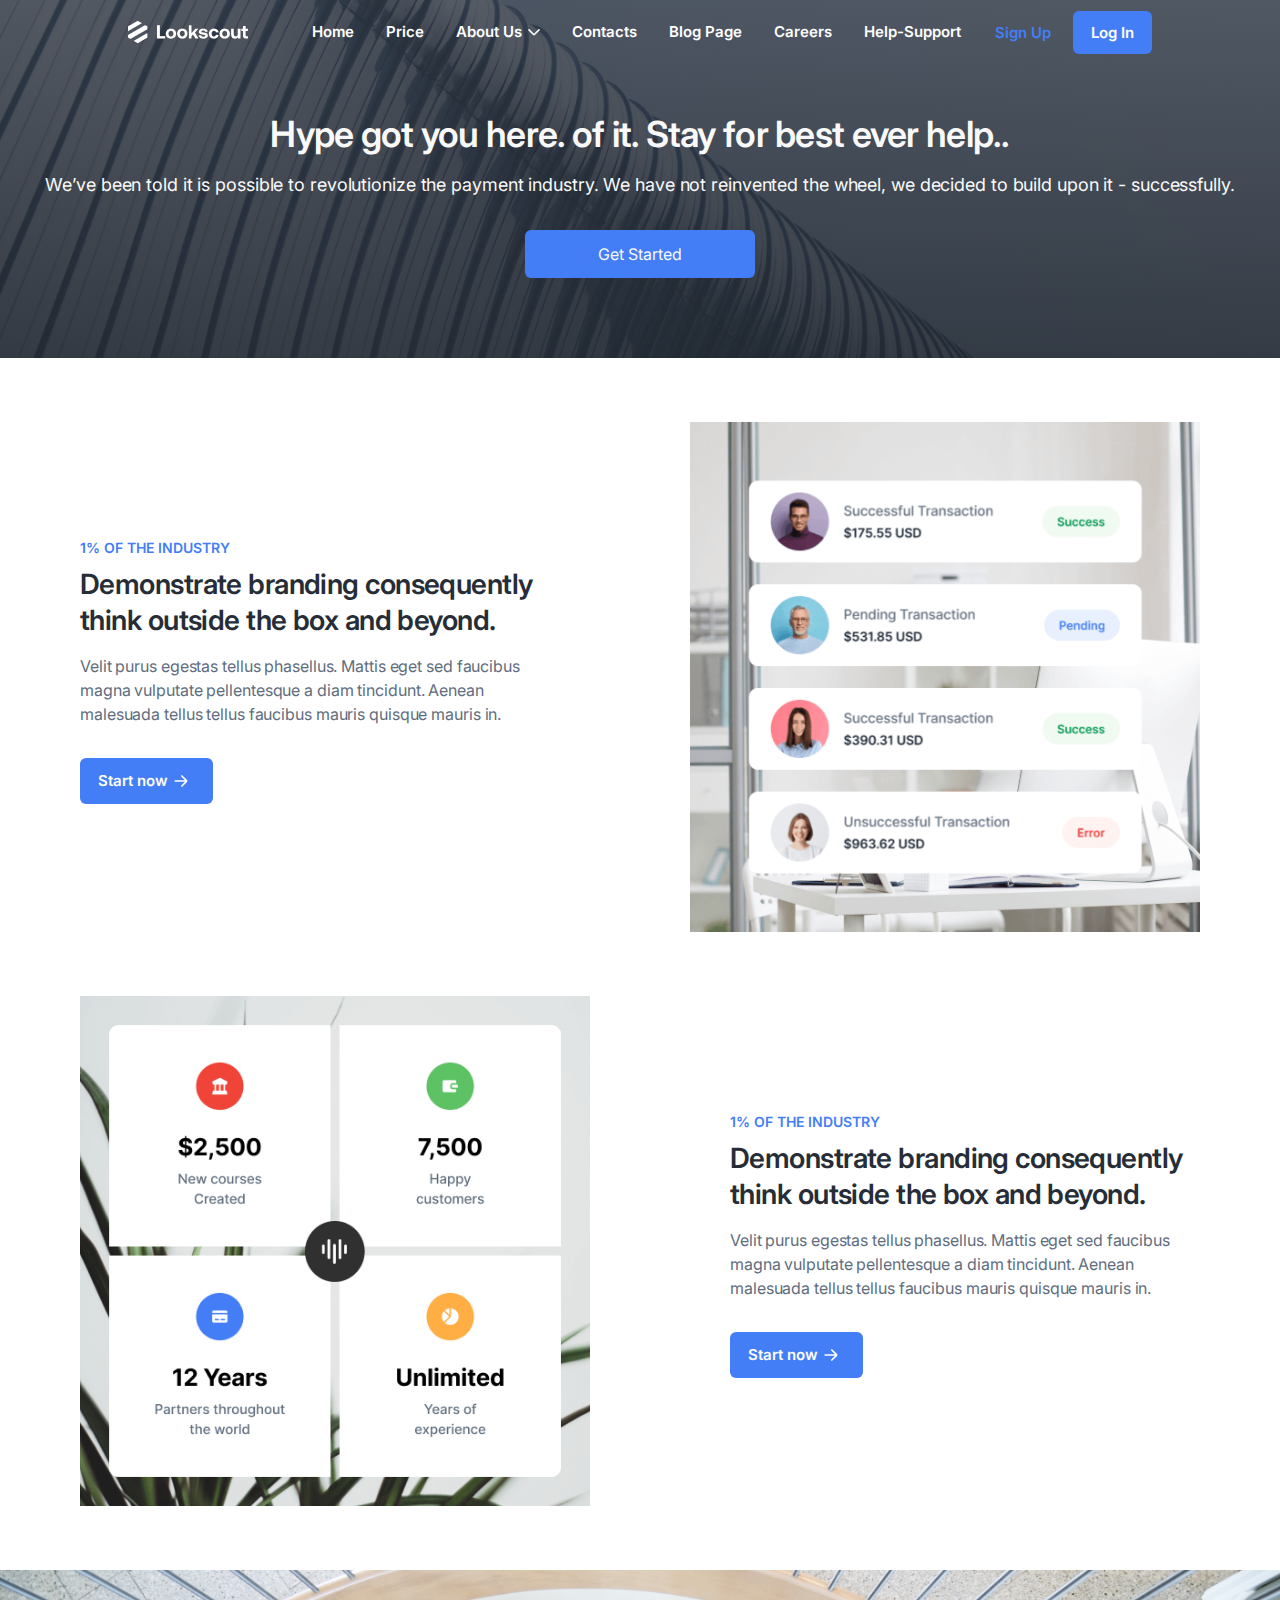
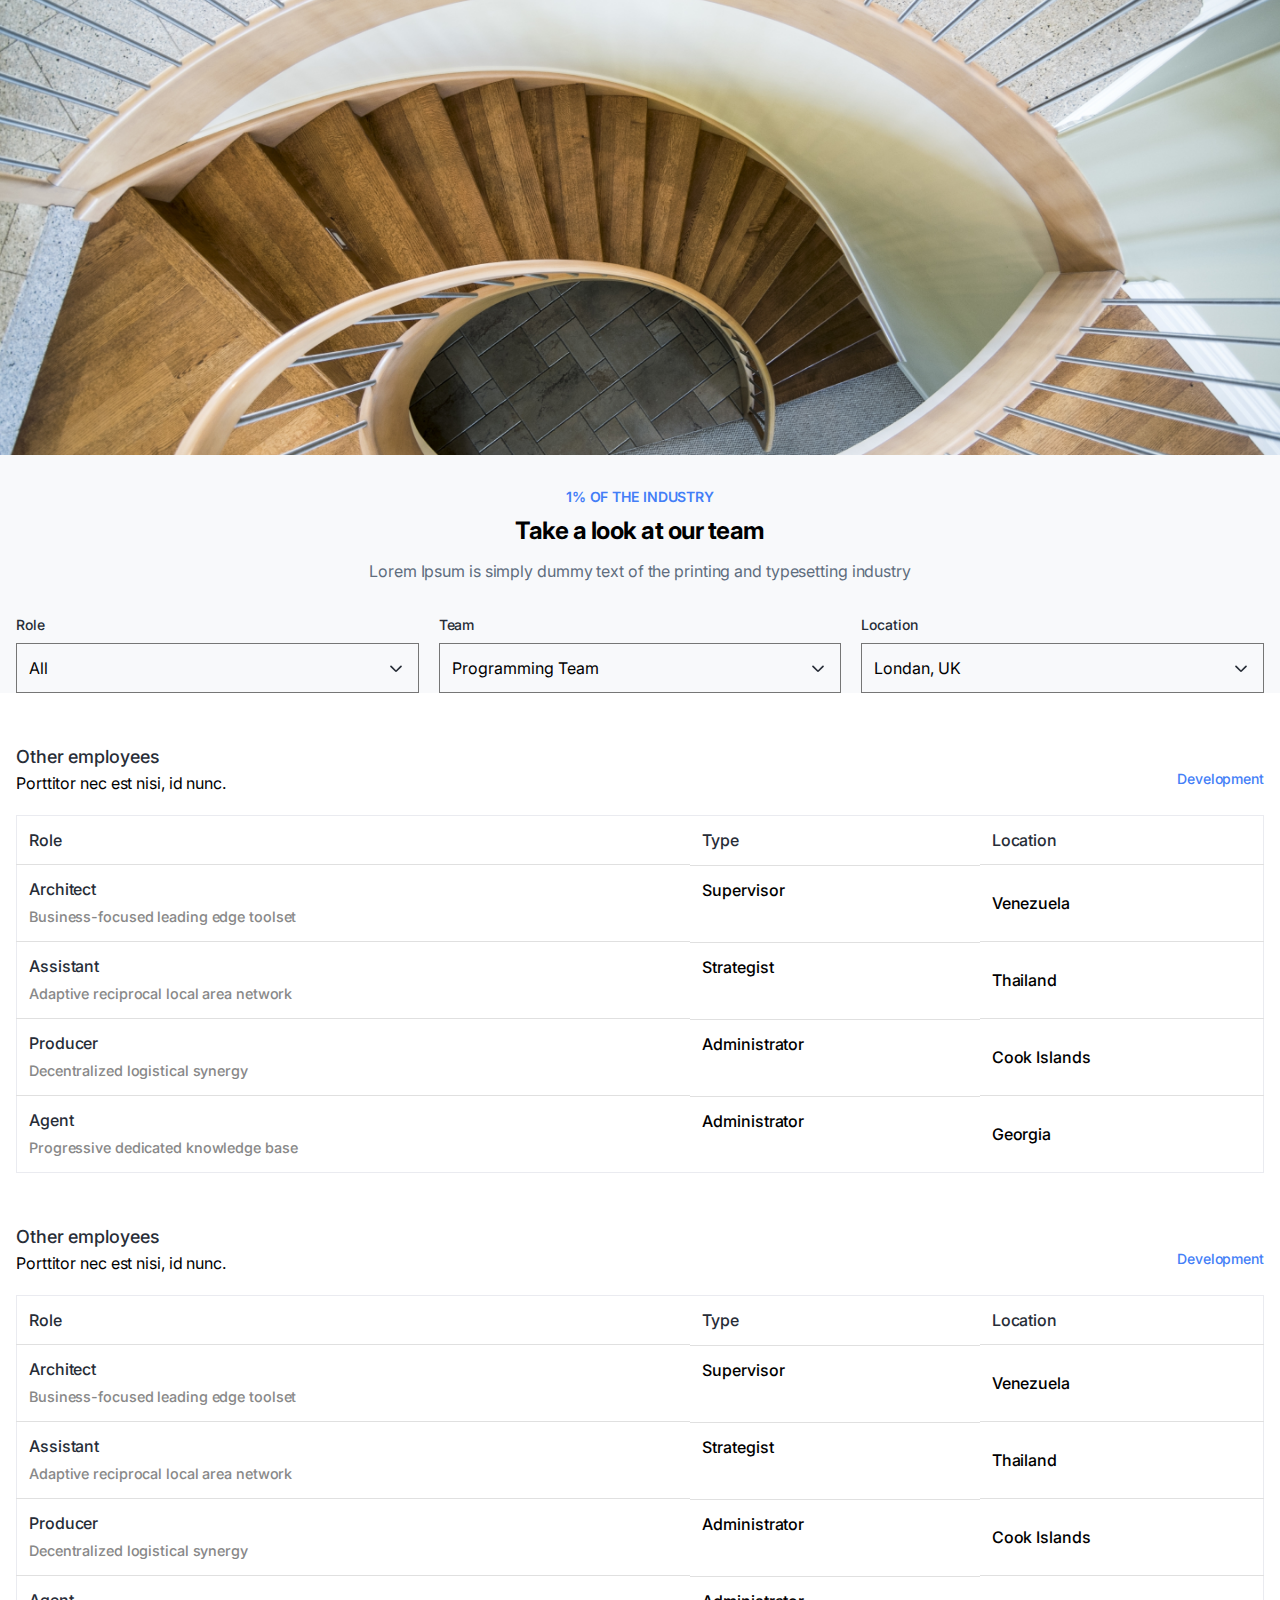
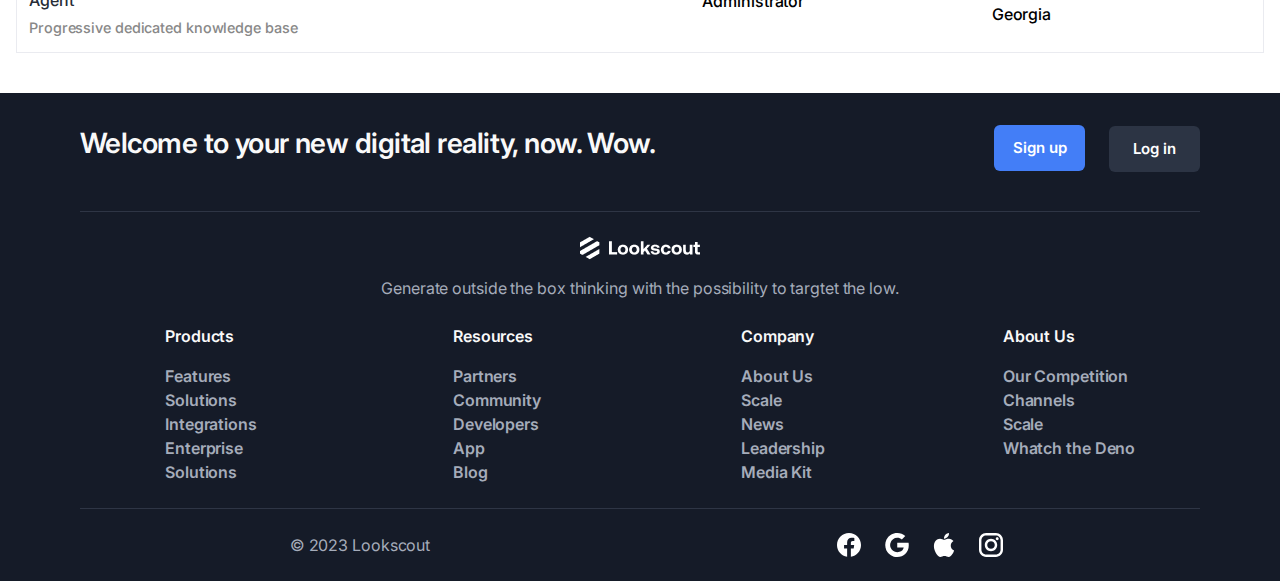
<file: careers.html>
<!DOCTYPE html>
<html lang="en">
<head>
  <meta charset="UTF-8">
  <meta name="viewport" content="width=device-width, initial-scale=1.0">
  <link rel="preconnect" href="https://fonts.googleapis.com">
  <link rel="preconnect" href="https://fonts.gstatic.com" crossorigin>
  <link href="https://fonts.googleapis.com/css2?family=Inter:ital,opsz,wght@0,14..32,100..900;1,14..32,100..900&display=swap" rel="stylesheet">
  <link rel="stylesheet" href="assets/css/careers.css">
  <title>Careers</title>
</head>
<body>
  <div class="header-container">
    <div class="header-mobile">
      <div class="logo-content-mobile">
        <a href="#"><img src="assets/img/white-main-logo.png" alt="Lookscout Logo"></a>
      </div>
      <div class="hamburger-menu-content">
        <img src="assets/img/white-hamburger-logo.png" alt="">
      </div>
    </div>
    <div class="header-desktop">
      <div class="desktop-logo">
        <img src="assets/img/white-main-logo.png" alt="">
      </div>
      <div class="dekstop-nav">
        <a href="index.html">Home</a>
        <a href="price.html">Price</a>
        <a class="arrows-nav" href="about.html">About Us <img src="assets/img/white-arrow-down.svg" alt=""></a>
        <a href="contuct-us.html">Contacts</a>
        <a href="blog-page.html">Blog Page</a>
        <a href="careers.html">Careers</a>
        <a href="help-support.html">Help-Support</a>
      </div>
      <div class="desktop-links">
        <a class="white-sign" href="#"> Sign Up</a>
        <a  class="blue-log"  href="#"> Log In</a>
      </div>
    </div>
    <div class="header-start-text">
      <div class="header-content">
        <h1>Hype got you here. of it. Stay for best ever help..</h1>
        <p>We’ve been told it is possible to revolutionize the payment industry. We have not reinvented the wheel, we decided to build upon it - successfully.</p>
      </div>
      <div class="start-btn-area">
        <a href="#"> Get Started</a>
      </div>
    </div>
  </div>
  <div class="container"> 

   <!-- Yagmur section start -->

   <div class="action-section">
    <div class="action-all">
      <div class="action-text">
        <h4>1% OF THE INDUSTRY</h4>
        <h2>Demonstrate branding consequently think outside the box and beyond.</h2>
        <p>Velit purus egestas tellus phasellus. Mattis eget sed faucibus magna vulputate pellentesque a diam tincidunt. Aenean malesuada tellus tellus faucibus mauris quisque mauris in.</p>
  
        <div class="start-now-section">
          <a href="#">Start now</a>
          <img src="assets/img/yagmur-imgs/right-direction-arrow-white.svg" alt="Right direction arrow">
        </div>
      </div>
      <div class="action-img">
        <img class="data-img-mb" src="assets/img/yagmur-imgs/datas-img.png" alt="Data Image">
        <img class="data-img-tb" src="assets/img/yagmur-imgs/data-image-tb.png" alt="Data Image Tablet">
        <img class="data-img-desktop" src="assets/img/yagmur-imgs/data-image-desktop.png" alt="Data Image Desktop">
      </div>
    </div>

    <div class="action mb-tb">
      <div class="action-text">
        <h4>1% OF THE INDUSTRY</h4>
        <h2>Demonstrate branding consequently think outside the box and beyond.</h2>
        <p>Velit purus egestas tellus phasellus. Mattis eget sed faucibus magna vulputate pellentesque a diam tincidunt. Aenean malesuada tellus tellus faucibus mauris quisque mauris in.</p>
  
        <div class="start-now-section">
          <a href="#">Start now</a>
          <img src="assets/img/yagmur-imgs/right-direction-arrow-white.svg" alt="Right direction arrow">
        </div>
      </div>
      <div class="action-img">
        <img class="data-img-mb" src="assets/img/yagmur-imgs/datas-img.png" alt="Data Image">
        <img class="data-img-tb" src="assets/img/yagmur-imgs/data-image-tb.png" alt="Data Image Tablet">
      </div>
    </div>

    <div class="action-desktop">
      <div class="action-img">
        <img src="assets/img/yagmur-imgs/career-data-img-desktop.png">
      </div>
 
      <div class="action-text">
        <h4>1% OF THE INDUSTRY</h4>
        <h2>Demonstrate branding consequently think outside the box and beyond.</h2>
        <p>Velit purus egestas tellus phasellus. Mattis eget sed faucibus magna vulputate pellentesque a diam tincidunt. Aenean malesuada tellus tellus faucibus mauris quisque mauris in.</p>
  
        <div class="start-now-section">
          <a href="#">Start now</a>
          <img src="assets/img/yagmur-imgs/right-direction-arrow-white.svg" alt="Right direction arrow">
        </div>
      </div>

      


    </div>
    
   </div>

   <!-- Yagmur section end -->

  <div class="container">
    <div class="stairs-content">
      <img class="mini-stairs" src="assets/img/mini-stairs-photo.png" alt="">
      <img class="middle-stairs" src="assets/img/middle-stairs-photo.png" alt="Middle Stairs Photo">
      <img  class="big-stairs" src="assets/img/big-stairs-photo.png" alt="Big Stairs Photo">
    </div>
    <div class="select-content">
      <div class="select-content-text">
        <span>1% OF THE INDUSTRY</span>
        <h3>Take a look at our team</h3>
        <p>Lorem Ipsum is simply dummy text of the printing and typesetting industry</p>
      </div>
      <div class="select-content-table">
        <div class="selelct-inner">
          <label for="cars">Role</label>
          <select name="cars" id="cars">
            <option value="volvo">All</option>
            <option value="saab">Saab</option>
            <option value="mercedes">Mercedes</option>
            <option value="audi">Audi</option>
          </select>
        </div>
        <div class="selelct-inner">
          <label for="cars">Team</label>
          <select name="cars" id="cars">
            <option value="volvo">Programming Team</option>
            <option value="saab">Saab</option>
            <option value="mercedes">Mercedes</option>
            <option value="audi">Audi</option>
          </select>
        </div>
        <div class="selelct-inner">
          <label for="cars">Location</label>
          <select name="cars" id="cars">
            <option value="volvo">Londan, UK</option>
            <option value="saab">Saab</option>
            <option value="mercedes">Mercedes</option>
            <option value="audi">Audi</option>
          </select>
        </div>
      </div>
    </div>
    <div class="list-content mobile">
      <div class="list-content-top">
        <div class="list-content-text">
          <h3>Other employees</h3>
          <p>Porttitor nec est nisi, id nunc.</p>
        </div>
        <span>Development</span>
      </div>
      <div class="table-container-mobile">
        <table>
            <thead>
                <tr>
                    <th>Role</th>
                    <th class="type"> Type</th>
                    <th>Location</th>
                </tr>
            </thead>
            <tbody>
                <tr>
                    <td>
                        <div class="role">Architect</div>
                        <div class="description">Business-focused leading edge toolset</div>
                    </td>
                    <td class="type">
                      Supervisor
                    </td>
                    <td>Venezuela</td>
                </tr>
                <tr>
                    <td>
                        <div class="role">Assistant</div>
                        <div class="description">Adaptive reciprocal local area network</div>
                    </td>
                    <td class="type">
                      Strategist
                    </td>
                    <td>Thailand</td>
                </tr>
                <tr>
                    <td>
                        <div class="role">Producer</div>
                        <div class="description">Decentralized logistical synergy</div>
                    </td>
                    <td class="type">
                      Administrator
                    </td>
                    <td>Cook Islands</td>
                </tr>
                <tr>
                    <td>
                        <div class="role">Agent</div>
                        <div class="description">Progressive dedicated knowledge base</div>
                    </td>
                    <td class="type">
                      Administrator
                    </td>
                    <td>Georgia</td>
                </tr>
            </tbody>
        </table>
      </div>
    </div>
    <div class="list-content mobile">
      <div class="list-content-top">
        <div class="list-content-text">
          <h3>Other employees</h3>
          <p>Porttitor nec est nisi, id nunc.</p>
        </div>
        <span>Development</span>
      </div>
      <div class="table-container-mobile">
        <table>
            <thead>
                <tr>
                    <th>Role</th>
                    <th class="type"> Type</th>
                    <th>Location</th>
                </tr>
            </thead>
            <tbody>
                <tr>
                    <td>
                        <div class="role">Architect</div>
                        <div class="description">Business-focused leading edge toolset</div>
                    </td>
                    <td class="type">
                      Supervisor
                    </td>
                    <td>Venezuela</td>
                </tr>
                <tr>
                    <td>
                        <div class="role">Assistant</div>
                        <div class="description">Adaptive reciprocal local area network</div>
                    </td>
                    <td class="type">
                      Strategist
                    </td>
                    <td>Thailand</td>
                </tr>
                <tr>
                    <td>
                        <div class="role">Producer</div>
                        <div class="description">Decentralized logistical synergy</div>
                    </td>
                    <td class="type">
                      Administrator
                    </td>
                    <td>Cook Islands</td>
                </tr>
                <tr>
                    <td>
                        <div class="role">Agent</div>
                        <div class="description">Progressive dedicated knowledge base</div>
                    </td>
                    <td class="type">
                      Administrator
                    </td>
                    <td>Georgia</td>
                </tr>
            </tbody>
        </table>
      </div>
    </div>

  </div>
  

  
  
  <!-- YAGMUR START HERE -->
  <!-- YAGMUR OVER HERE -->
   
  <!-- ALI PART START HERE -->
  <div class="footer-content">
    <div class="footer-top">
      <div class="email-footer">
        <div class="email-footer-text">
          <h2>Welcome to your new digital reality, now. Wow.</h2>
        </div>
        <div class="email-footer-btn">
          <a class="sign-up" href="#">Sign up</a>
          <a class="log-in" href="#">Log in</a>
        </div>
      </div>
     
    </div>
    <div class="footer-middle">
      <div class="logo-footer">
        <div class="logo-footer-photo">
          <img src="assets/img/white-main-logo.png" alt="Lookscout Logo">
        </div>
        <div class="logo-footer-text">
          <p>Generate outside the box thinking with the possibility to targtet the low.</p>
        </div>
      </div>
        <div class="footer-list">
          <div class="footer-products">
          <ul>Products</ul>
          <li> <a href="#"> Features</a></li>
          <li> <a href="#"> Solutions</a></li>
          <li><a href="#">Integrations</a></li>
          <li><a href="#">Enterprise</a></li>
          <li><a href="#">Solutions</a></li>
          </div>
          <div class="footer-resources">
          <ul>Resources</ul>
          <li> <a href="#"> Partners</a></li>
          <li> <a href="#"> Community</a></li>
          <li><a href="#">Developers</a></li>
          <li><a href="#">App</a></li>
          <li><a href="#">Blog</a></li>
          </div>
            <div class="footer-company">
          <ul>Company</ul>
          <li> <a href="#"> About Us</a></li>
          <li> <a href="#"> Scale</a></li>
          <li><a href="#">News</a></li>
          <li><a href="#">Leadership</a></li>
          <li><a href="#">Media Kit</a></li>
            </div>
          <div class="footer-about">
          <ul>About Us</ul>
          <li> <a href="#"> Our Competition</a></li>
          <li> <a href="#"> Channels</a></li>
          <li><a href="#">Scale</a></li>
          <li><a href="#">Whatch the Deno</a></li>
          </div>
        </div>
    </div>
    <div class="footer-bottom">
      <div class="footer-bottom-text">
        <h6>© 2023 Lookscout</h6>
      </div>
      <div class="footer-bottom-social">
        <img src="assets/img/facebook-icon-white.svg" alt="Facebook White Icon">
        <img src="assets/img/google-icon-white.svg" alt="Google White Icon">
        <img src="assets/img/apple-icon-white.svg" alt="Apple White Icon">
        <img src="assets/img/instagram-icon-white.svg" alt="Instagram White Icon">
      </div>
    </div>
  </div>
  <!-- ALI PART OVER HERE -->
</body>
</html>
</file>
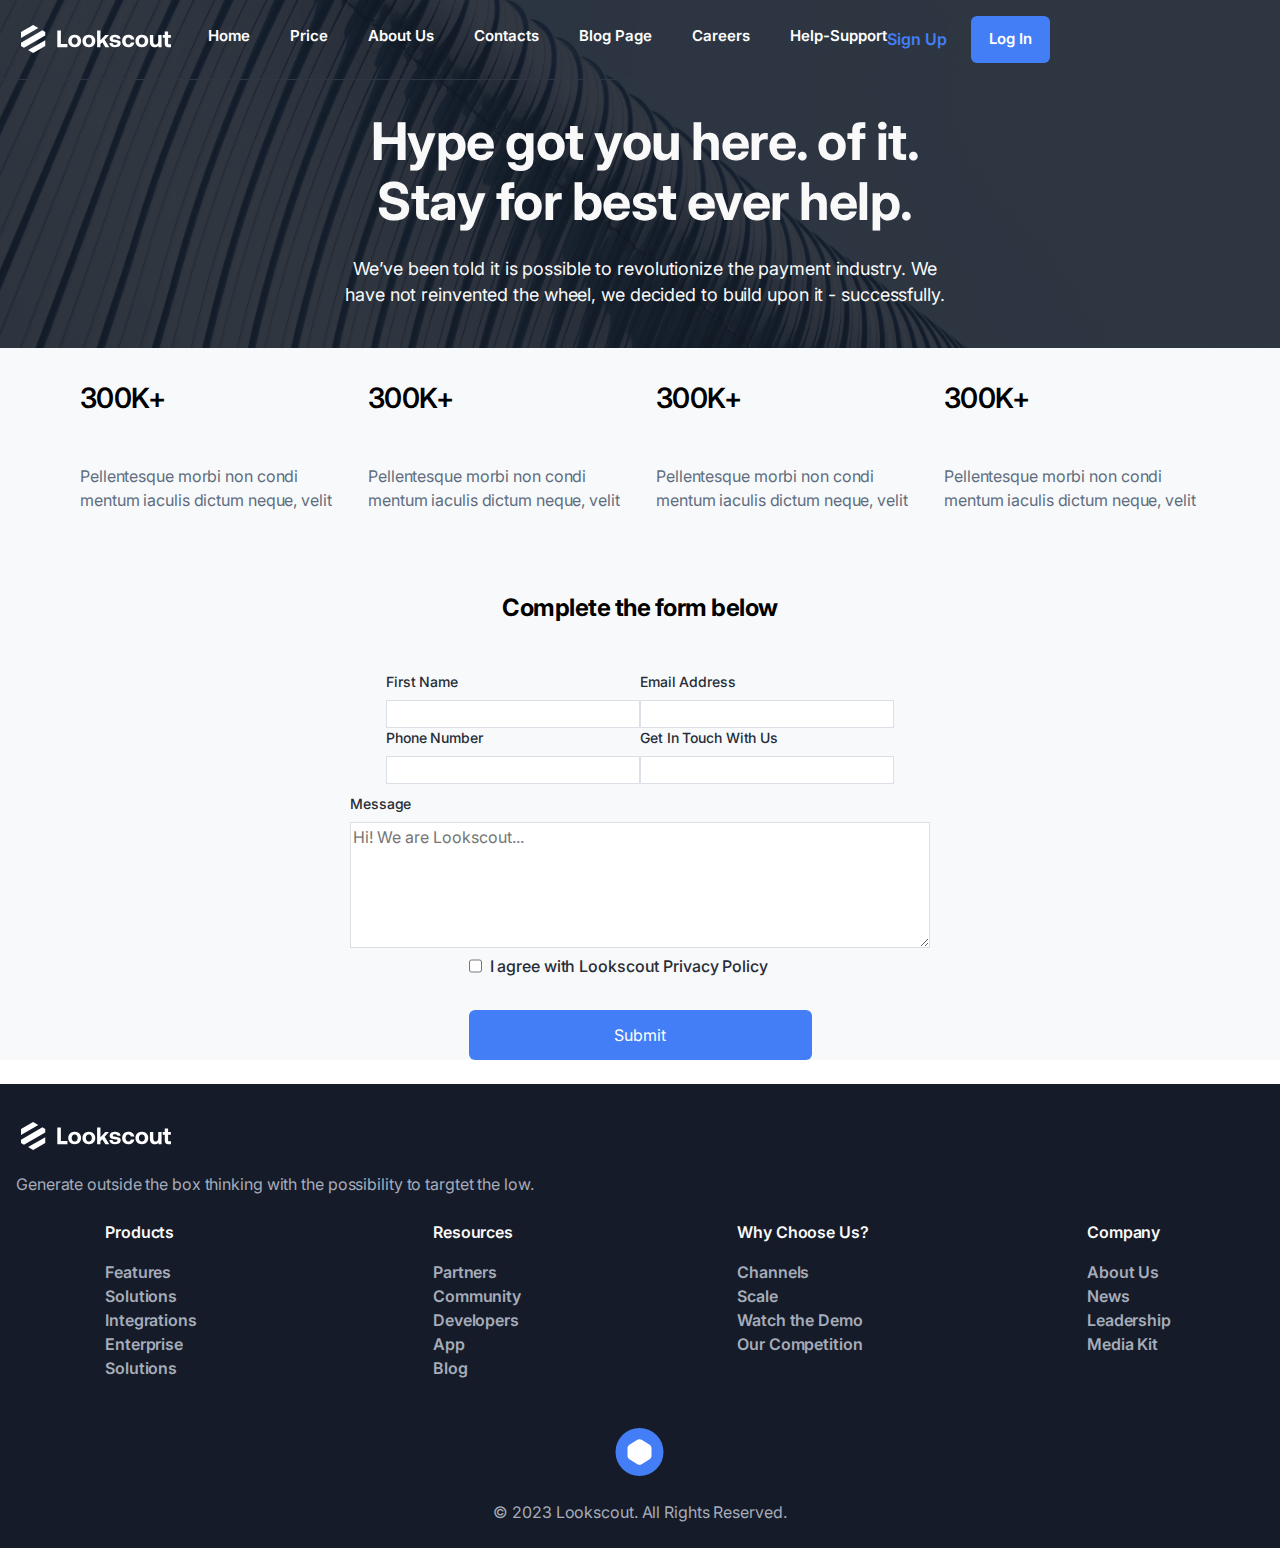
<file: contuct-us.html>
<!DOCTYPE html>
<html lang="en">

<head>
  <meta charset="UTF-8">
  <meta name="viewport" content="width=device-width, initial-scale=1.0">
  <title>Contact Us</title>
  <link rel="preconnect" href="https://fonts.googleapis.com">
  <link rel="preconnect" href="https://fonts.gstatic.com" crossorigin>
  <link
    href="https://fonts.googleapis.com/css2?family=Inter:ital,opsz,wght@0,14..32,100..900;1,14..32,100..900&display=swap"
    rel="stylesheet">
  <link rel="stylesheet" href="assets/css/contuct-us.css">
</head>

<body>
  <!-- Ali html starts here -->
  <div class="container">

    <div class="header-mobile">
      <div class="site-left-side">

        <a href="#">
          <img src="assets/img/lookscout-white-logo.svg" alt="">
        </a>

        <div class="desktop-only">
          <a href="index.html">Home</a>
          <a href="price.html">Price</a>
          <a class="arrows-nav" href="about.html">About Us <img src="assets/img/arrow-down.svg" alt=""></a>
          <a href="contuct-us.html">Contacts</a>
          <a href="blog-page.html">Blog Page</a>
          <a href="careers.html">Careers</a>
          <a href="help-support.html">Help-Support</a>
        </div>

        <div class="sign-log">
          <div class="sign-up">
            <a href="#">Sign Up</a>
          </div>
          <div class="log-in">
            <a href="#">Log In</a>
          </div>
        </div>
      </div>

      <div class="hamburger-icon">
        <a href="#">
          <img src="assets/img/hamburger-icon.svg" alt="">
        </a>
      </div>
    </div>

    <div class="hero">
      <h1>Hype got you here. of it. Stay for best ever help.</h1>
      <p>We’ve been told it is possible to revolutionize the payment industry. We have not reinvented the wheel, we
        decided to build upon it - successfully.</p>
    </div>

  </div>
  

  <!-- burada +300k yazan kisim bulunmakta. -->

  <div class="container-color">
    <div class="number-users-content">
      <div class="number-users-inner">
        <h2 class="number-users-h">300K+ </h2>
        <p class="number-users-p">Pellentesque morbi non condi mentum iaculis dictum neque, velit</p>
      </div>
      <div class="number-users-inner">
        <h2 class="number-users-h">300K+ </h2>
        <p class="number-users-p">Pellentesque morbi non condi mentum iaculis dictum neque, velit</p>
      </div>
      <div class="number-users-inner">
        <h2 class="number-users-h">300K+ </h2>
        <p class="number-users-p">Pellentesque morbi non condi mentum iaculis dictum neque, velit</p>
      </div>
      <div class="number-users-inner">
        <h2 class="number-users-h">300K+ </h2>
        <p class="number-users-p">Pellentesque morbi non condi mentum iaculis dictum neque, velit</p>
      </div>
    </div>
    <!-- merve start site orta  alanı  -->
    <div class="input-content">
     <h2>Complete the form below </h2>
     <div class="input-inner">
    <form action="name">
      <label for="name">First Name</label>
      <input type="name">
    </form>
    <form action="email">
      <label for="email">Email Address</label>
      <input type="email">
    </form>
    <form action="number">
      <label for="number">Phone Number</label>
      <input type="phone" name="" id="">
    </form>
    <form action="get">
      <label for="get">Get In Touch With Us</label>
      <input type="phone" name="" id="">
    
    </form>
    </div>
    <div class="label-text-btn">
    <form  class="message-input" action="message">
      <label  class="message-label"   for="message">Message</label>
      <textarea id="message" name="message" rows="5" cols="25" placeholder="Hi! We are Lookscout..."></textarea>
    </form>
    <form>
      <label class="checkbox-label" for="privacyPolicy">
          <input class="checkbox" type="checkbox" id="privacyPolicy" name="privacyPolicy" required>
          I agree with Lookscout Privacy Policy
      </label>
      <br>
      <button type="submit">Submit</button>
    </form>
    </div>
    
    </div>
  </div>

  
  <!-- merve ends site orta  alanı  -->


  <!-- ali  footer start -->
  <div class="footer">

    <div class="footer-middle">
      <div class="logo-footer">
        <div class="logo-footer-photo">
          <img src="assets/img/lookscout-white-logo.svg" alt="Lookscout Logo">
        </div>

        <div class="logo-footer-text">
          <p>Generate outside the box thinking with the possibility to targtet the low.</p>
        </div>

        <div class="footer-bottom-social-mobile">
          <img src="assets/img/facebook-icon-white.svg" alt="Facebook White Icon">
          <img src="assets/img/google-icon-white.svg" alt="Google White Icon">
          <img src="assets/img/apple-icon-white.svg" alt="Apple White Icon">
          <img src="assets/img/instagram-icon-white.svg" alt="Instagram White Icon">
        </div>
      </div>
      <div class="footer-list">
        <div class="footer-products">
          <ul>Products</ul>
          <li> <a href="#"> Features</a></li>
          <li> <a href="#"> Solutions</a></li>
          <li><a href="#">Integrations</a></li>
          <li><a href="#">Enterprise</a></li>
          <li><a href="#">Solutions</a></li>
        </div>
        <div class="footer-resources">
          <ul>Resources</ul>
          <li> <a href="#"> Partners</a></li>
          <li> <a href="#"> Community</a></li>
          <li><a href="#">Developers</a></li>
          <li><a href="#">App</a></li>
          <li><a href="#">Blog</a></li>
        </div>
        <div class="footer-about">
          <ul>Why Choose Us?</ul>
          <li> <a href="#">Channels</a></li>
          <li> <a href="#"> Scale</a></li>
          <li><a href="#">Watch the Demo</a></li>
          <li><a href="#">Our Competition</a></li>
        </div>

        <div class="footer-company">
          <ul>Company</ul>
          <li> <a href="#"> About Us</a></li>
          <li><a href="#">News</a></li>
          <li><a href="#">Leadership</a></li>
          <li><a href="#">Media Kit</a></li>
        </div>
      </div>
    </div>
    
    <div class="footer-bottom">
      <div class="footer-bottom-text">
        <div>
          <img src="assets/img/footer-blue-icon.svg" alt="">
          <h6>© 2023 Lookscout. All Rights Reserved.</h6>
        </div>
        <div class="footer-tablet">
          <img src="assets/img/facebook-icon-white.svg" alt="Facebook White Icon">
          <img src="assets/img/google-icon-white.svg" alt="Google White Icon">
          <img src="assets/img/apple-icon-white.svg" alt="Apple White Icon">
          <img src="assets/img/instagram-icon-white.svg" alt="Instagram White Icon">
        </div>
      </div>
      <div class="footer-bottom-social">
        <img src="assets/img/facebook-icon-white.svg" alt="Facebook White Icon">
        <img src="assets/img/google-icon-white.svg" alt="Google White Icon">
        <img src="assets/img/apple-icon-white.svg" alt="Apple White Icon">
        <img src="assets/img/instagram-icon-white.svg" alt="Instagram White Icon">
      </div>
    </div>
  </div>



  <!-- Ali html ends here -->
</file>
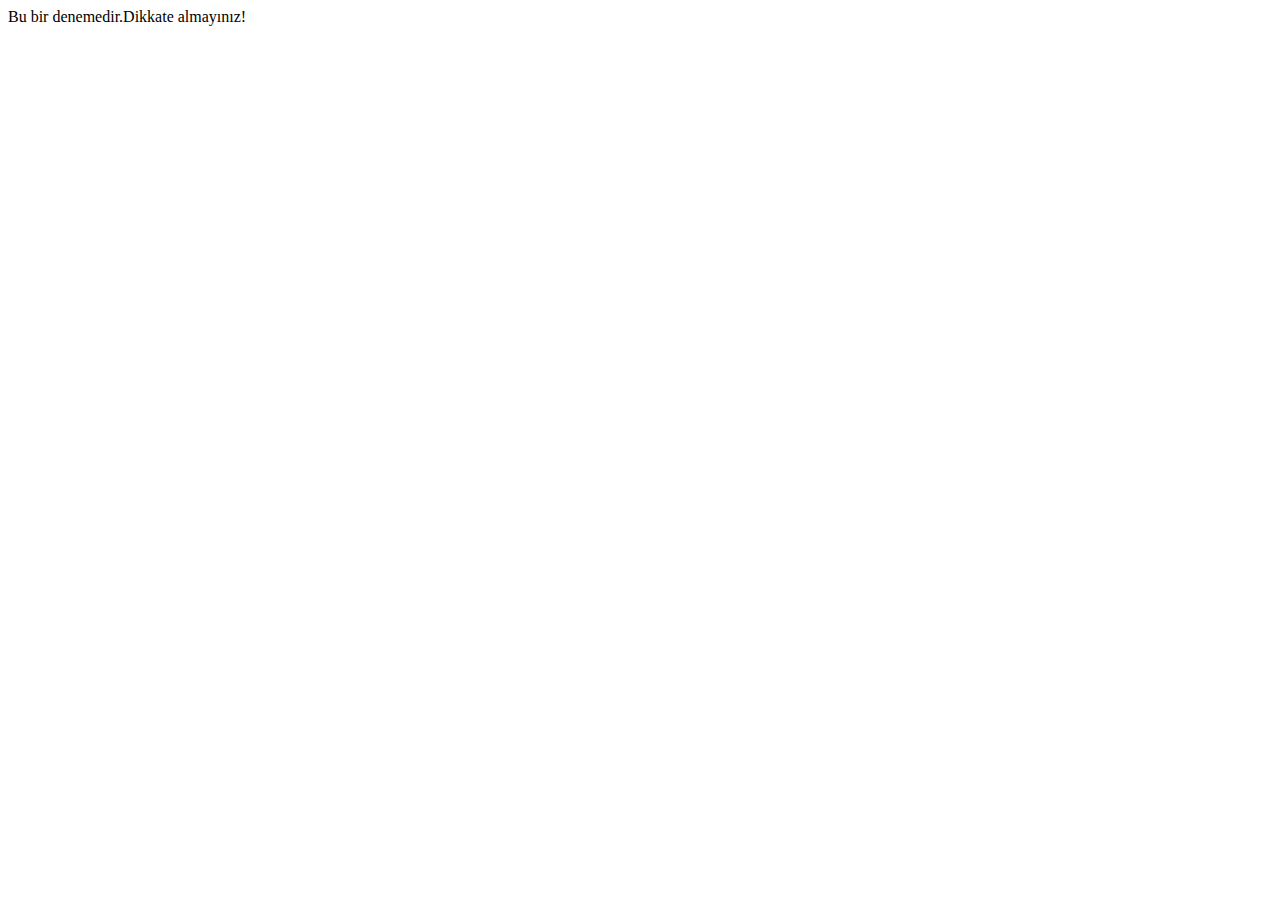
<file: deneme.html>
Bu bir denemedir.Dikkate almayınız!

<!DOCTYPE html>
<html lang="en">
<head>
  <meta charset="UTF-8">
  <meta name="viewport" content="width=device-width, initial-scale=1.0">
  <title>Document</title>
</head>
<body>
  
</body>
</html>
</file>
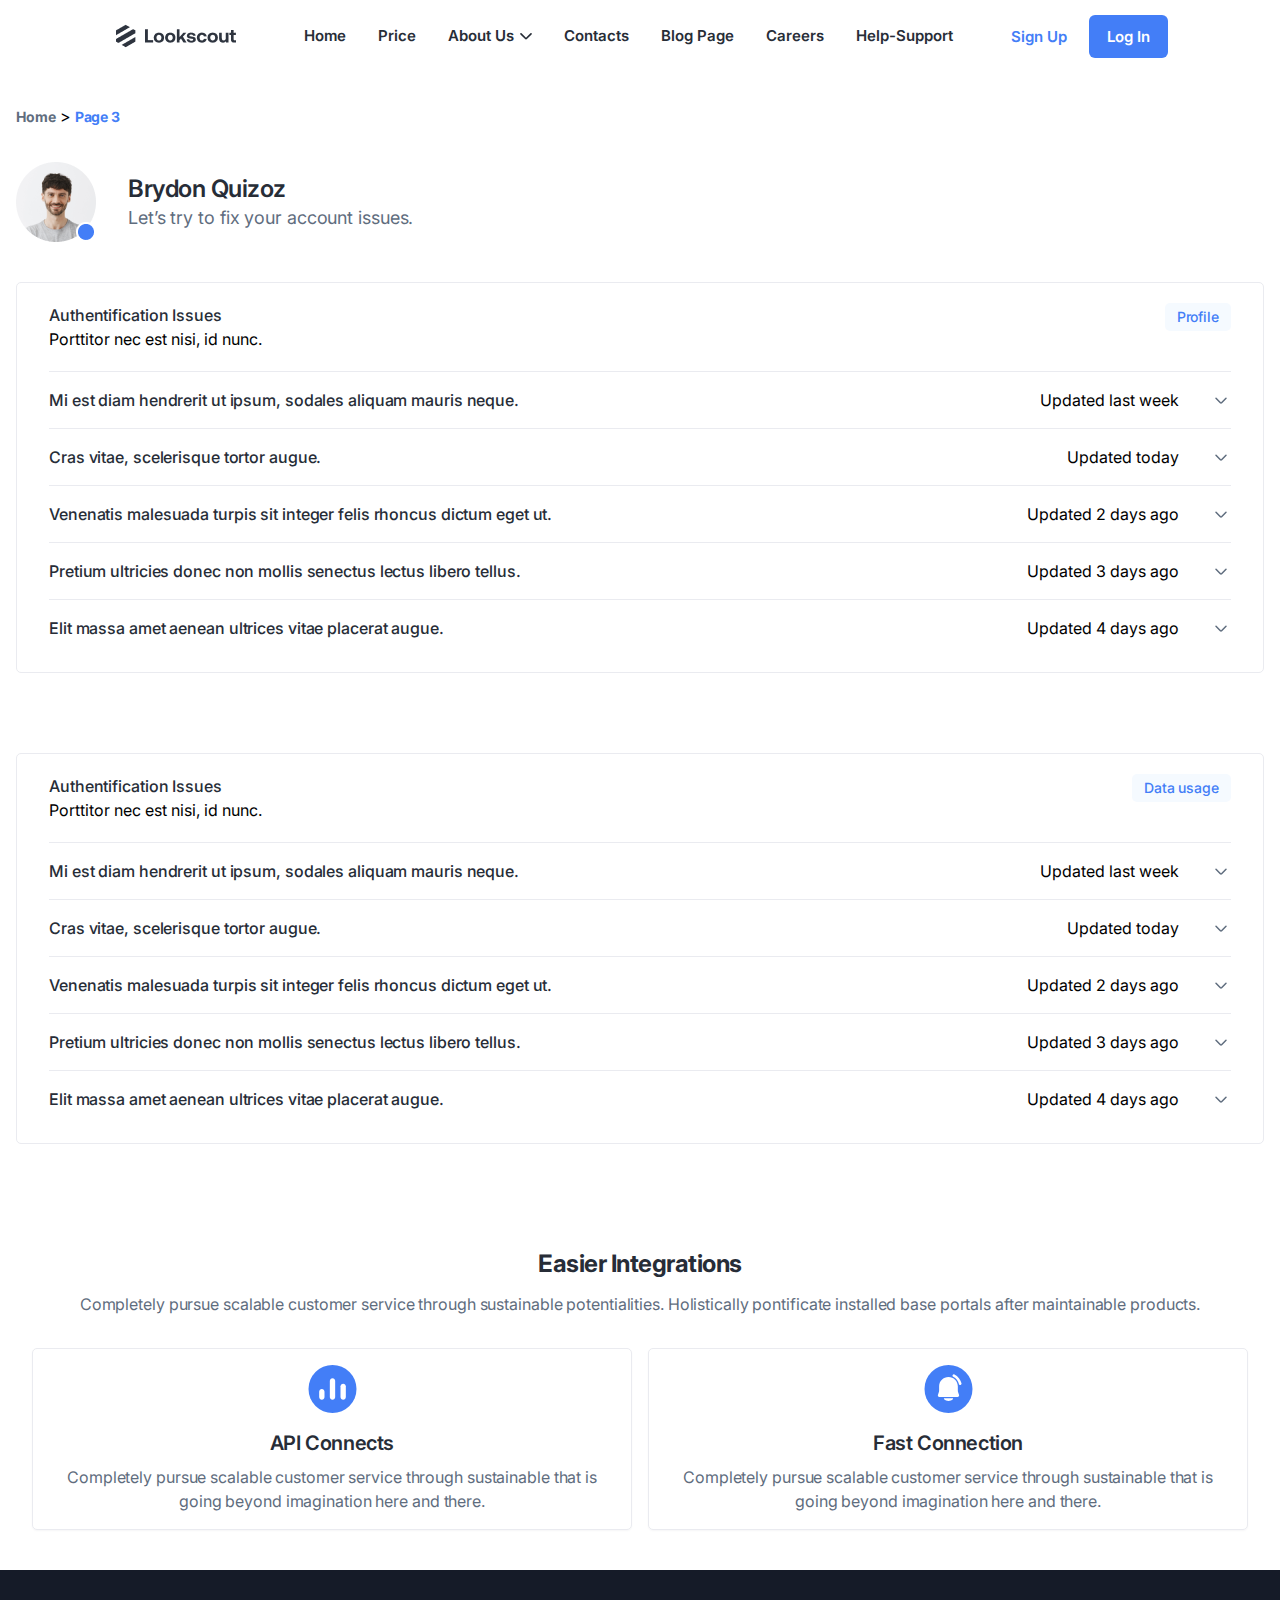
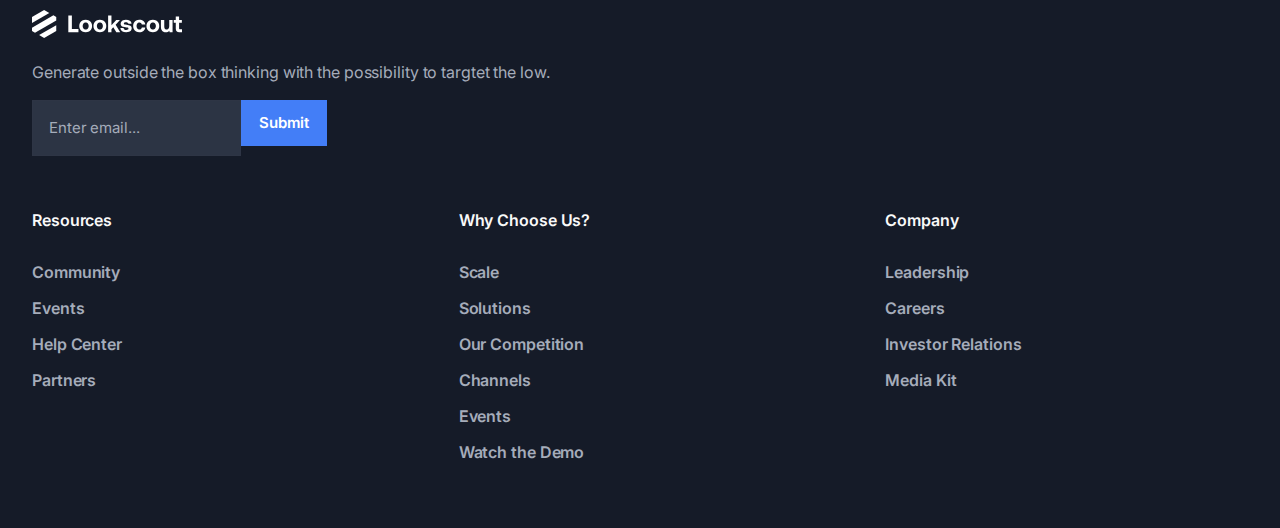
<file: help-support.html>
<!DOCTYPE html>
<html lang="en">

<head>
  <meta charset="UTF-8">
  <meta name="viewport" content="width=device-width, initial-scale=1.0">
  <link rel="preconnect" href="https://fonts.googleapis.com">
  <link rel="preconnect" href="https://fonts.gstatic.com" crossorigin>
  <link
    href="https://fonts.googleapis.com/css2?family=Inter:ital,opsz,wght@0,14..32,100..900;1,14..32,100..900&display=swap"
    rel="stylesheet">
  <link rel="stylesheet" href="assets/css/help-support.css">
  <title>Help Support</title>
</head>

<body>
  <!-- merve start here -->
  <div class="header-mobile">
    <div class="logo-content-mobile">
      <a href="#"><img src="assets/img/Main-logo.png" alt="Lookscout Logo"></a>
    </div>
    <div class="hamburger-menu-content">
      <img src="assets/img/hamburger-menu-icon.png" alt="Hamburger Menu Icon">
    </div>
  </div>
  <div class="header-desktop">
    <div class="desktop-logo">
      <img src="assets/img/Main-logo.png" alt="">
    </div>
    <div class="dekstop-nav">
      <a href="index.html">Home</a>
      <a href="price.html">Price</a>
      <a class="arrows-nav" href="about.html">About Us <img src="assets/img/arrow-down.svg" alt=""></a>
      <a href="contuct-us.html">Contacts</a>
      <a href="blog-page.html">Blog Page</a>
      <a href="careers.html">Careers</a>
      <a href="help-support.html">Help-Support</a>
    </div>
    <div class="desktop-links">
      <a class="white-sign" href="#"> Sign Up</a>
      <a class="blue-log" href="#"> Log In</a>
    </div>
  </div>
  <div class="container">
    <div class="avatar-content">
      <div class="avatar-links">
        <span class="home-span"> Home</span>
        <span class="manuel-arrow"> > </span>
        <span class="page-blue">Page 3</span>
      </div>
      <div class="avatar-content-inner">
        <img src="assets/img/brydon-quizoz-avatar.png" alt="">
        <div class="avatar-text">
          <h3>Brydon Quizoz</h3>
          <p>Let’s try to fix your account issues.</p>
        </div>
      </div>
    </div>
  </div>
  <!-- merve end here -->

  <!-- ali starts here -->
  <div class="faq-part">

    <div class="faq">
      <div class="first-question">
        <div>
          <h3>Authentification Issues</h3>
          <p>Porttitor nec est nisi, id nunc.</p>
        </div>
        <div>
          <h4>Profile</h4>
        </div>
      </div>

      <div class="question">
        <h3>Mi est diam hendrerit ut ipsum, sodales aliquam mauris neque.</h3>
        <div class="desktop-detail">
          <p>Updated last week <img src="assets/img/details-icon.svg" alt=""></p>
        </div>
      </div>

      <div class="question">
        <h3>Cras vitae, scelerisque tortor augue.</h3>
        <div class="desktop-detail">
          <p>Updated today <img src="assets/img/details-icon.svg" alt=""></p>
        </div>
      </div>

      <div class="question">
        <h3>Venenatis malesuada turpis sit integer felis rhoncus dictum eget ut.</h3>
        <div class="desktop-detail">
          <p>Updated 2 days ago <img src="assets/img/details-icon.svg" alt=""></p>
        </div>
      </div>

      <div class="question">
        <h3>Pretium ultricies donec non mollis senectus lectus libero tellus.</h3>
        <div class="desktop-detail">
          <p>Updated 3 days ago <img src="assets/img/details-icon.svg" alt=""></p>
        </div>
      </div>

      <div class="question">
        <h3>Elit massa amet aenean ultrices vitae placerat augue.</h3>
        <div class="desktop-detail">
          <p>Updated 4 days ago <img src="assets/img/details-icon.svg" alt=""></p>
        </div>

      </div>
    </div>



  </div>

  <div class="faq-part">

    <div class="faq">
      <div class="first-question">
        <div>
          <h3>Authentification Issues</h3>
          <p>Porttitor nec est nisi, id nunc.</p>
        </div>
        <div>
          <h4>Data usage</h4>
        </div>
      </div>

      <div class="question">
        <h3>Mi est diam hendrerit ut ipsum, sodales aliquam mauris neque.</h3>
        <div class="desktop-detail">
          <p>Updated last week <img src="assets/img/details-icon.svg" alt=""></p>
        </div>
      </div>

      <div class="question">
        <h3>Cras vitae, scelerisque tortor augue.</h3>
        <div class="desktop-detail">
          <p>Updated today <img src="assets/img/details-icon.svg" alt=""></p>
        </div>
      </div>

      <div class="question">
        <h3>Venenatis malesuada turpis sit integer felis rhoncus dictum eget ut.</h3>
        <div class="desktop-detail">
          <p>Updated 2 days ago <img src="assets/img/details-icon.svg" alt=""></p>
        </div>
      </div>

      <div class="question">
        <h3>Pretium ultricies donec non mollis senectus lectus libero tellus.</h3>
        <div class="desktop-detail">
          <p>Updated 3 days ago <img src="assets/img/details-icon.svg" alt=""></p>
        </div>
      </div>

      <div class="question">
        <h3>Elit massa amet aenean ultrices vitae placerat augue.</h3>
        <div class="desktop-detail">
          <p>Updated 4 days ago <img src="assets/img/details-icon.svg" alt=""></p>
        </div>

      </div>
    </div>



  </div>
    <!-- yagmur start here -->
    
    <div class="easier-integrations">
    <div class="easier-integrations-text">
      <h3>Easier Integrations</h3>
      <p>Completely pursue scalable customer service through sustainable potentialities. Holistically pontificate installed base portals after maintainable products.</p>
    </div>

    <div class="integrations">
      <div class="integration">
        <img src="assets/img/yagmur-imgs/api-connects-icon.svg" alt="">
        <h4>API Connects</h4>
        <p>Completely pursue scalable customer service through sustainable that is going beyond imagination here and there.</p>
      </div>

      <div class="integration">
        <img src="assets/img/yagmur-imgs/fast-icon.svg" alt="">
        <h4>Fast Connection</h4>
        <p>Completely pursue scalable customer service through sustainable that is going beyond imagination here and there.</p>
      </div>
      
      <div class="integration tb">
        <img src="assets/img/yagmur-imgs/api-white-icon.svg" alt="">
        <h4>API Connects</h4>
        <p>Completely pursue scalable customer service through sustainable that is going beyond imagination here and there.</p>
      </div>
      
    </div>
    
    </div>

    <div class="footer">
    <div class="footer-inner">
      <div class="footer-top">
        <img src="assets/img/yagmur-imgs/lookscout-white-img.svg" alt="Lookscout Icon">
        <p>Generate outside the box thinking with the possibility to targtet the low.</p>

        <div class="btns">
          <div class="enter-email-btn">
            <a href="#">Enter email...</a>
          </div>
        
        <div class="submit-btn">
          <a href="#">Submit</a>
        </div>

        </div>

      </div>

      <div class="footer-middle">
        <div class="lists">
          <div class="list resources">
            <ul>Resources</ul>
            <li><a href="#">Community</a></li>
            <li><a href="#">Events</a></li>
            <li><a href="#">Help Center</a></li>
            <li><a href="#">Partners</a></li>
          </div>
  
          <div class="list why">
            <ul>Why Choose Us?</ul>
            <li><a href="#">Scale</a></li>
            <li><a href="#">Solutions</a></li>
            <li><a href="#">Our Competition</a></li>
            <li><a href="#">Channels</a></li>
            <li><a href="#">Events</a></li>
            <li><a href="#">Watch the Demo</a></li>
          </div>
  
          <div class="list company">
            <ul>Company</ul>
            <li><a href="#">Leadership</a></li>
            <li><a href="#">Careers</a></li>
            <li><a href="#">Investor Relations</a></li>
            <li><a href="#">Media Kit</a></li>
          </div>

      </div>
    </div>



  </div>

  <!-- ali starts here -->

  <!-- yagmur start here -->
  <!-- yagmur end here -->
    </div>



    <!-- yagmur end here -->
</body>

</html>
</file>
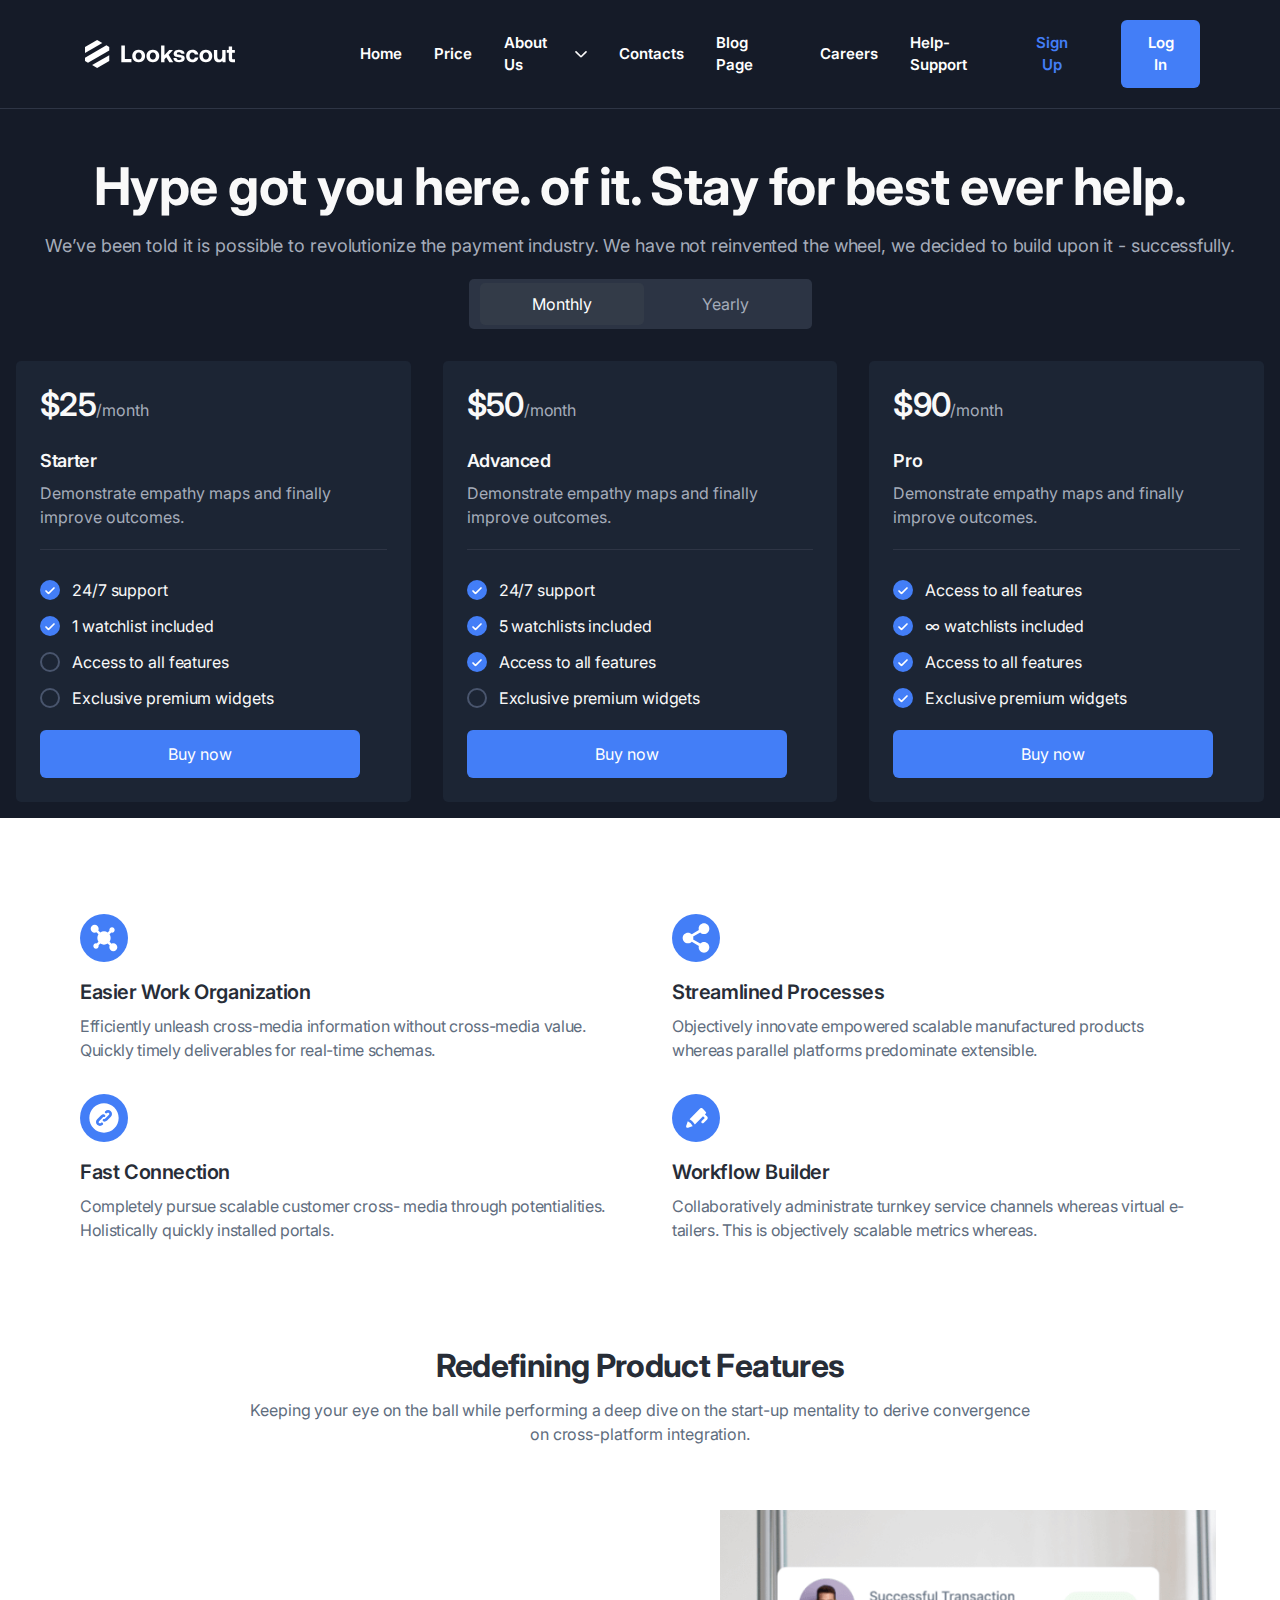
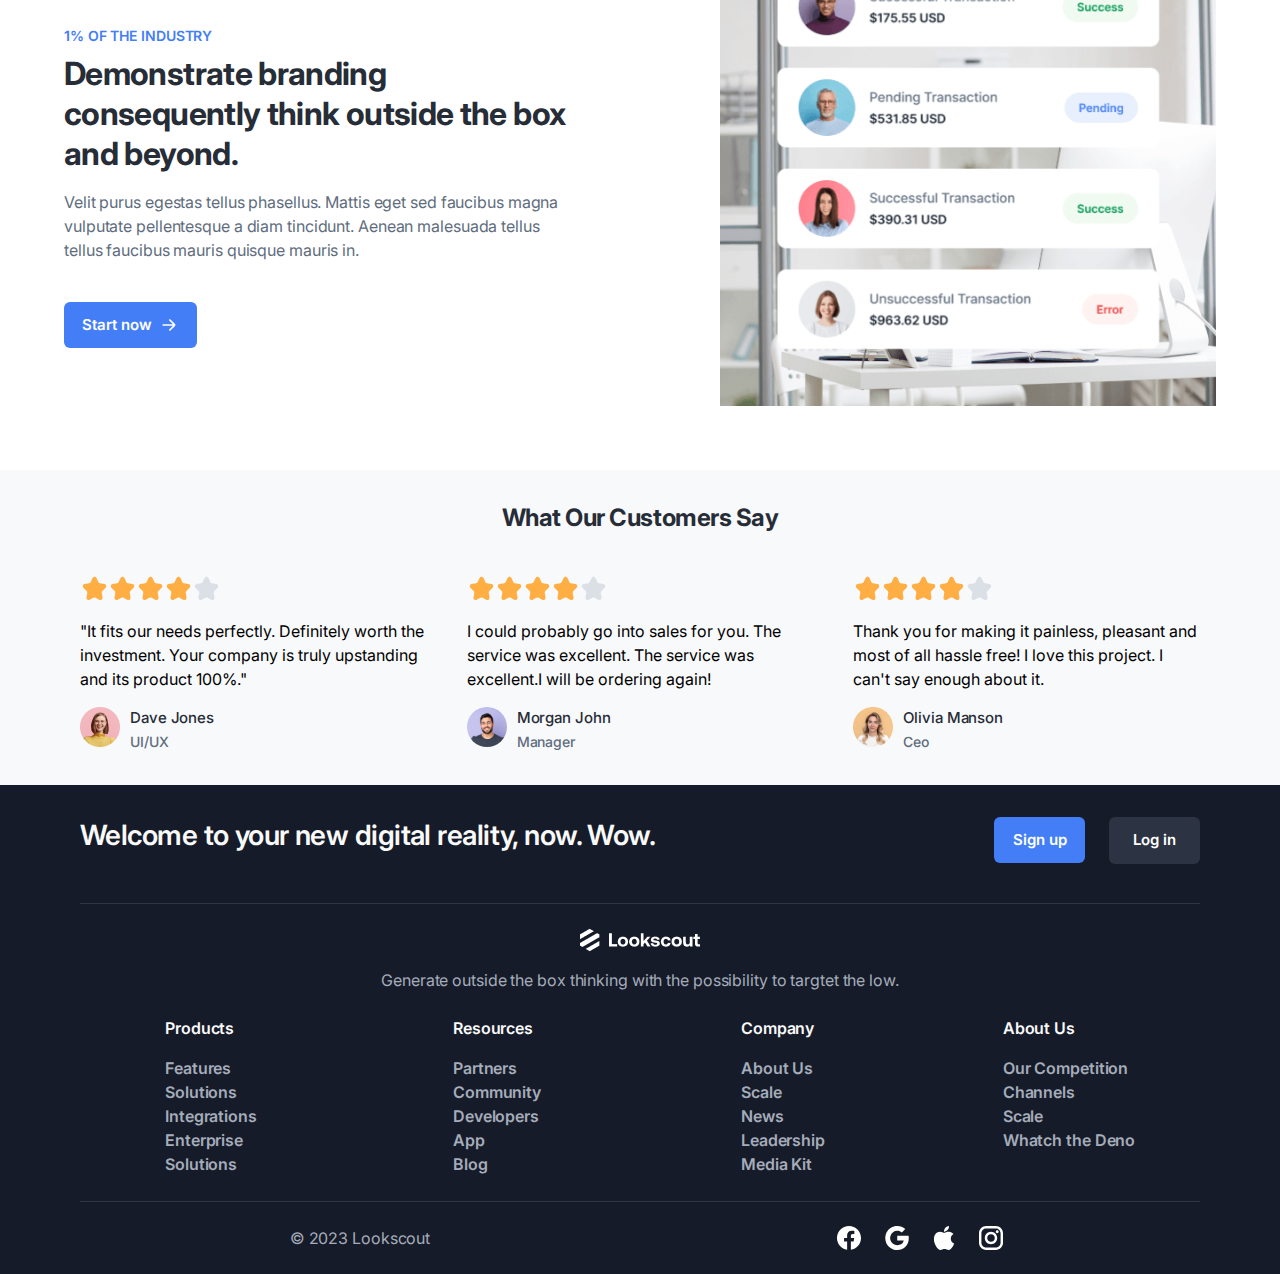
<file: price.html>
<!DOCTYPE html>
<html lang="en">
<head>
  <meta charset="UTF-8">
  <meta name="viewport" content="width=device-width, initial-scale=1.0">
  <link rel="preconnect" href="https://fonts.googleapis.com">
  <link rel="preconnect" href="https://fonts.gstatic.com" crossorigin>
  <link href="https://fonts.googleapis.com/css2?family=Inter:ital,opsz,wght@0,14..32,100..900;1,14..32,100..900&display=swap" rel="stylesheet">
  <link rel="stylesheet" href="assets/css/price.css">
  <title>Managment Panel</title>
</head>
<body>
  <div class="header-mobile">
    <div class="logo-content-mobile">
      <a href="#"><img src="assets/img/white-main-logo.png" alt="Lookscout Logo"></a>
    </div>
    <div class="hamburger-menu-content">
      <img src="assets/img/white-hamburger-logo.png" alt="">
    </div>
  </div>
  <div class="header-desktop">
    <img src="assets/img/lookscout-white-logo copy.svg" alt="">
    <div class="dekstop-nav">
      <a href="index.html">Home</a>
      <a href="price.html">Price</a>
      <a class="arrows-nav" href="about.html">About Us <img src="assets/img/white-arrow-down.svg" alt=""></a>
      <a href="contuct-us.html">Contacts</a>
      <a href="blog-page.html">Blog Page</a>
      <a href="careers.html">Careers</a>
      <a href="help-support.html">Help-Support</a>
    </div>
    <div class="desktop-links">
      <a class="white-sign" href="#"> Sign Up</a>
      <a  class="blue-log"  href="#"> Log In</a>
    </div>
  </div>
  <div class="header-content">
  
    <div class="header-content-explaining">
      <h1>Hype got you here. of it. Stay for best ever help.</h1>
      <p>We’ve been told it is possible to revolutionize the payment industry. We have not reinvented the wheel, we
        decided to build upon it - successfully.</p>
  
      <div class="subscription-type">
        <div class="monthly">
          <div class="monthly-inside">
           Monthly
          </div>
        </div>
  
        <div class="yearly">
          <div>Yearly</div> 
        </div>
      </div>
  
    </div>
  
    <div class="subscriptions-part">
  
      <div class="subscription">
        <div class="subscription-text">
          <div class="subscription-pricing">
            <h1>$25</h1>
            <p>/month</p>
          </div>
          <div class="subscription-explaining">
            <h3>Starter</h3>
            <p>Demonstrate empathy maps and finally improve outcomes.</p>
          </div>
        </div>
        <div class="subscription-package">
  
          <div class="subscription-package-item">
            <img src="assets/img/blue-checkbox.svg" alt="">
            <p>24/7 support</p>
          </div>
  
          <div class="subscription-package-item">
            <img src="assets/img/blue-checkbox.svg" alt="">
            <p>1 watchlist included</p>
          </div>
  
          <div class="subscription-package-item">
            <img src="assets/img/empty-checkbox.svg" alt="">
            <p>Access to all features</p>
          </div>
  
          <div class="subscription-package-item">
            <img src="assets/img/empty-checkbox.svg" alt="">
            <p>Exclusive premium widgets</p>
          </div>
        </div>
  
        <div class="buy-now">
          <a href="#">Buy now</a>
        </div>
      </div>
  
      <div class="subscription">
        <div class="subscription-text">
          <div class="subscription-pricing">
            <h1>$50</h1>
            <p>/month</p>
          </div>
          <div class="subscription-explaining">
            <h3>Advanced</h3>
            <p>Demonstrate empathy maps and finally improve outcomes.</p>
          </div>
        </div>
        <div class="subscription-package">
  
          <div class="subscription-package-item">
            <img src="assets/img/blue-checkbox.svg" alt="">
            <p>24/7 support</p>
          </div>
  
          <div class="subscription-package-item">
            <img src="assets/img/blue-checkbox.svg" alt="">
            <p>5 watchlists included</p>
          </div>
  
          <div class="subscription-package-item">
            <img src="assets/img/blue-checkbox.svg" alt="">
            <p>Access to all features</p>
          </div>
  
          <div class="subscription-package-item">
            <img src="assets/img/empty-checkbox.svg" alt="">
            <p>Exclusive premium widgets</p>
          </div>
        </div>
  
        <div class="buy-now">
          <a href="#">Buy now</a>
        </div>
      </div>
  
      <div class="subscription">
        <div class="subscription-text">
          <div class="subscription-pricing">
            <h1>$90</h1>
            <p>/month</p>
          </div>
          <div class="subscription-explaining">
            <h3>Pro</h3>
            <p>Demonstrate empathy maps and finally improve outcomes.</p>
          </div>
        </div>
        <div class="subscription-package">
  
          <div class="subscription-package-item">
            <img src="assets/img/blue-checkbox.svg" alt="">
            <p>Access to all features</p>
          </div>
  
          <div class="subscription-package-item">
            <img src="assets/img/blue-checkbox.svg" alt="">
            <p>∞ watchlists included</p>
          </div>
  
          <div class="subscription-package-item">
            <img src="assets/img/blue-checkbox.svg" alt="">
            <p>Access to all features</p>
          </div>
  
          <div class="subscription-package-item">
            <img src="assets/img/blue-checkbox.svg" alt="">
            <p>Exclusive premium widgets</p>
          </div>
        </div>
  
        <div class="buy-now">
          <a href="#">Buy now</a>
        </div>
      </div>
     
    </div>
  <!-- ali part over -->

  </div>
  <!-- yagmur part  -->
  <div class="container">
    <div class="products">

      <div class="product">
      <img src="assets/img/yagmur-imgs/work-organization-icon.svg" alt="Easier Work Organization Image">
      <h3>Easier Work Organization</h3>
      <p>Efficiently unleash cross-media information without cross-media value. Quickly timely deliverables for real-time schemas. </p>
      </div>
      <div class="product">
        <img src="assets/img/yagmur-imgs/streamlined-process-icon.svg" alt="Streamlined Processes Image">
        <h3>Streamlined Processes</h3>
        <p>Objectively innovate empowered scalable manufactured products whereas parallel platforms predominate extensible.</p>
        </div>
        <div class="product">
          <img src="assets/img/yagmur-imgs/fast-connection-icon.svg" alt="Fast Connection Image">
          <h3>Fast Connection</h3>
          <p>Completely pursue scalable customer cross- media through potentialities. Holistically quickly installed portals.</p>
          <div class="learn-more">
            <a href="#">Learn more</a>
            <img src="assets/img/yagmur-imgs/right-direction-arrow.svg" alt="Right Direction Arrow">
          </div>
          </div>
          <div class="product">
            <img src="assets/img/yagmur-imgs/workflow-builder-icon.svg" alt="Workflow Builder Image">
            <h3>Workflow Builder</h3>
            <p>Collaboratively administrate turnkey service channels whereas virtual e-tailers. This  is objectively scalable metrics whereas.</p>
            </div>
          </div>
            <div class="product-features">
              <div class="product-features-text">
               <h2>Redefining Product Features</h2>
               <p>Keeping your eye on the ball while performing a deep dive on the start-up mentality to  derive convergence on cross-platform integration.</p>
              </div>
              <div class="features-part">
                <div class="features-text">
                  <h4>1% OF THE INDUSTRY</h4>
                  <h2>Demonstrate branding consequently think outside the box and beyond.</h2>
                  <p>Velit purus egestas tellus phasellus. Mattis eget sed faucibus magna vulputate pellentesque a diam tincidunt. Aenean malesuada tellus tellus faucibus mauris quisque mauris in.</p>
                  
                  <div class="start-btn">
                    <a href="#">Start now</a>
                    <img src="assets/img/yagmur-imgs/right-direction-arrow-white.svg" alt="Right Direction Arrow">
                  </div>
                </div>
                <div class="features-img">
                 <img class="data-img-mb" src="assets/img/yagmur-imgs/datas-img.png" alt="Data Image">
                 <img class="data-img-tb" src="assets/img/yagmur-imgs/data-image-tb.png" alt="Data Image">
                 <img class="data-image-desktop" src="assets/img/yagmur-imgs/data-image-desktop.png" alt="Data Image Desktop">
                </div>
              </div>
            </div>
</div>
   <!-- yagmur part over -->
  <!-- ali part -->
  <div class="customer-review-content">
    <h2>What Our Customers Say</h2>
    <div class="customer-content-inner">
      <div class="customer-box">
        <img src="assets/img/rating-photo.png" alt="">
        <p>"It fits our needs perfectly. Definitely worth the investment. Your company is truly upstanding and its product 100%."</p>
        <div class="review-avatar-part">
          <div class="review-avatar-photo">
            <img src="assets/img/dave-jones-avatar.png" alt="">
          </div>
          <div class="review-avatar-text">
            <h5>Dave Jones</h5>
            <span>UI/UX</span>
          </div>
        </div>
      </div>
      <div class="customer-box">
      <img src="assets/img/rating-photo.png" alt="">
      <p>I could probably go into sales for you. The service was excellent. The service was excellent.I will be ordering again!</p>
      <div class="review-avatar-part">
        <div class="review-avatar-photo">
          <img src="assets/img/morgan-avatar.svg" alt="">
        </div>
        <div class="review-avatar-text">
          <h5>Morgan John</h5>
          <span>Manager</span>
        </div>
      </div>
      </div>
    <div class="customer-box">
      <img src="assets/img/rating-photo.png" alt="">
      <p>Thank you for making it painless, pleasant and most of all hassle free! I love this project. I can't say enough about it.</p>
      <div class="review-avatar-part">
        <div class="review-avatar-photo">
          <img src="assets/img/olivia-avatar.png" alt="">
        </div>
        <div class="review-avatar-text">
          <h5>Olivia Manson</h5>
          <span>Ceo</span>
        </div>
      </div>
    </div>
    </div>
    </div>
  <div class="footer-content">
    <div class="footer-top">
      <div class="email-footer">
        <div class="email-footer-text">
          <h2>Welcome to your new digital reality, now. Wow.</h2>
        </div>
        <div class="email-footer-btn">
          <a class="sign-up" href="#">Sign up</a>
          <a class="log-in" href="#">Log in</a>
        </div>
      </div>
     
    </div>
    <div class="footer-middle">
      <div class="logo-footer">
        <div class="logo-footer-photo">
          <img src="assets/img/white-main-logo.png" alt="Lookscout Logo">
        </div>
        <div class="logo-footer-text">
          <p>Generate outside the box thinking with the possibility to targtet the low.</p>
        </div>
      </div>
        <div class="footer-list">
          <div class="footer-products">
          <ul>Products</ul>
          <li> <a href="#"> Features</a></li>
          <li> <a href="#"> Solutions</a></li>
          <li><a href="#">Integrations</a></li>
          <li><a href="#">Enterprise</a></li>
          <li><a href="#">Solutions</a></li>
          </div>
          <div class="footer-resources">
          <ul>Resources</ul>
          <li> <a href="#"> Partners</a></li>
          <li> <a href="#"> Community</a></li>
          <li><a href="#">Developers</a></li>
          <li><a href="#">App</a></li>
          <li><a href="#">Blog</a></li>
          </div>
            <div class="footer-company">
          <ul>Company</ul>
          <li> <a href="#"> About Us</a></li>
          <li> <a href="#"> Scale</a></li>
          <li><a href="#">News</a></li>
          <li><a href="#">Leadership</a></li>
          <li><a href="#">Media Kit</a></li>
            </div>
          <div class="footer-about">
          <ul>About Us</ul>
          <li> <a href="#"> Our Competition</a></li>
          <li> <a href="#"> Channels</a></li>
          <li><a href="#">Scale</a></li>
          <li><a href="#">Whatch the Deno</a></li>
          </div>
        </div>
    </div>
    <div class="footer-bottom">
      <div class="footer-bottom-text">
        <h6>© 2023 Lookscout</h6>
      </div>
      <div class="footer-bottom-social">
        <img src="assets/img/facebook-icon-white.svg" alt="Facebook White Icon">
        <img src="assets/img/google-icon-white.svg" alt="Google White Icon">
        <img src="assets/img/apple-icon-white.svg" alt="Apple White Icon">
        <img src="assets/img/instagram-icon-white.svg" alt="Instagram White Icon">
      </div>
    </div>
  </div>
</body>
</html>
</file>
<file: assets/css/still.css>
*, *::before, *::after {
  box-sizing: border-box;
}

* {
  margin: 0;
  padding: 0;
}

body {
  line-height: 1.5;
  -webkit-font-smoothing: antialiased;
  font-family: "Inter", system-ui;
  margin-inline: auto;
}

img, picture, video, canvas, svg {
  display: block;
  max-width: 100%;
}

input, button, textarea, select {
  font: inherit;
}

p, h1, h2, h3, h4, h5, h6 {
  overflow-wrap: break-word;
}

/* reset end */

/*? Header Mobile Part Start Here */

.header-mobile{
  display: flex;
  justify-content: space-between;
  padding: 16px;
  border-bottom: 1px solid #EAEBF0;
  margin-bottom: 24px;
}

/* *? Main-content*/ */
.container{
  margin-inline: 16px;
}

.start-content{
  margin-bottom: 32px;
  align-items: center;
  align-content: center;
  margin-inline: auto;
}

h1{
  font-size: 36px;
  font-weight: 600;
  line-height: 44px;
  letter-spacing: -0.02em;
  text-align: center;
  margin-bottom: 16px;
}

.start-content p{
font-size: 18px;
font-weight: 400;
line-height: 26px;
letter-spacing: -0.10000000149011612px;
text-align: center;
color:#5F6D7E;
padding-inline: 16px;
}

.start-btn-area{
  display: inline-block;
  display: flex;
  flex-direction: column;
  gap: 16px;
  margin-top: 24px;
  align-items: center;
}

.start-btn-area a{
  text-decoration: none;
  color: white;
  background-color: #437EF7;
  padding: 12px 18px;
  text-align: center;
  border-radius: 6px;
  min-width: 320px;
}

.start-btn-area a:nth-child(2) {
  color: black;
  background-color: #EAEBF0;
  border: 1px solid #DAE0E6;
}

.start-image{
  margin-top: 24px;
  display: flex;
  align-items: center;
  justify-content: center;
}

/*  review part coming babe */

.review-content{
  padding-inline: 16px;
  gap: 16px;
  max-width: 550px;
  align-items: center;
  align-content: center;
  margin-inline: auto;
}

h2{
  font-size: 24px;
  font-weight: 700;
  line-height: 32px;
  letter-spacing: -0.02em;
  text-align: center;
  margin-bottom: 12px;
}

h4{
  font-size: 20px;
  font-weight: 600;
  line-height: 28px;
  letter-spacing: -0.02em;
  text-align: left;
  color: #272D37;
  margin-top: 16px;
}


.review-content p {
  font-size: 16px;
  font-weight: 400;
  line-height: 24px;
  letter-spacing: -0.10000000149011612px;
  text-align: left;
  color: #5F6D7E;
  margin-top: 8px;
}

.review-content .review-box {
border: 1px solid #EAEBF0;
border-radius: 5px;
}


.box-top a {
  text-decoration: none;
  border: 1px solid #EAEBF0;
  font-size: 15px;
  font-weight: 600;
  line-height: 22px;
  text-align: left;
  color: black;
  padding: 12px;
}

.box-top {
  display: flex;
  justify-content: space-between;
  align-self: center;
  margin-top: 32px;
}

.review-box:nth-child(2) {
  margin-top: 32px;
}

.review-box{
  padding: 16px;
  
}
.review-header p{
  font-size: 16px;
  font-weight: 400;
  line-height: 24px;
  letter-spacing: -0.10000000149011612px;
  text-align: center;
color: #5F6D7E;
margin-bottom: 32px;
}
/* price content start here */

.price-box-white{
  padding-inline:16px;
  margin-inline: auto;
  display: flex;
  flex-direction: column;
  align-items: center;

}

.price-content h4{
  text-align: center;
  font-size: 24px;
  font-weight: 700;
  line-height: 32px;
  letter-spacing: -0.02em;
  margin-top: 32px;
  margin-bottom: 12px;
  color: #272D37;
}

.price-content p{
  font-size: 16px;
  font-weight: 400;
  line-height: 24px;
  letter-spacing: -0.10000000149011612px;
  text-align: center;
  color: #5F6D7E ;
  margin-bottom: 32px;
}

.price-box-white-text h6{
  font-size: 14px;
  font-weight: 600;
  line-height: 20px;
  letter-spacing: -0.10000000149011612px;
  text-align: left;
  color: #437EF7;
  margin-top: 32px;
}

h3{
  font-size: 28px;
  font-weight: 600;
  line-height: 36px;
  letter-spacing: -0.02em;
  text-align: left;
  margin-top: 8px;
  margin-bottom: 16px;
}

.price-box-white-text p{
  font-size: 16px;
  font-weight: 400;
  line-height: 24px;
  letter-spacing: -0.10000000149011612px;
  text-align: left;
  color: #5F6D7E;
}

.price-box-btn { 
  display: flex;
  flex-direction: row;
  align-items: center;
  background-color: #437EF7;
  color: #DAE0E6;
  padding: 12px 18px;
  max-width: 133px;
  align-content: center;
  gap: 6px;
  border-radius: 6px;
  justify-content: center;
  }

.price-box-btn a{
  text-decoration: none;
  color: #DAE0E6;
  font-size: 15px;
  font-weight: 600;
  line-height: 22px;
  text-align: center;
}

.blue{
  background-color: #2B63D9;
  padding: 32px;
  margin-top: 32px;
  color: white;
  margin-bottom: 32px;
  display: flex;
  flex-direction: column;
  align-items: center;
}

.blue .price-box-white-text h6 {
  color: white;
}

.blue .price-box-white-text p{
  color: #B1CCFB;
}




/* ? Blog part coming */

.blog-content{
  margin-top: 16px;
  margin-inline: auto;
}

.blog-content h4{
  text-align: center;
  margin-top: 42px;
  margin-bottom:12px ;
  font-size: 32px;
  font-weight: 700;
  line-height: 40px;
  letter-spacing: -0.02em;
}

.blog-content p{
  text-align: center;
  font-size: 16px;
  font-weight: 400;
  line-height: 24px;
  color: #5F6D7E;
  margin-bottom: 24px;
}

.blog-content-inner{
  border: 1px solid #EAEBF0;
  display: flex;
  flex-direction: column;
  margin-inline: auto;
  width: 450px;
}

.blog-photo{
  width: 450px;
}

.blog-content-inner-photo{
  position: relative;
  max-width: 750px;
  margin-inline: auto;
  display: inline-block;
}

.blog-content-inner-photo img{
  border-top-left-radius: 7px;  
  border-top-right-radius: 7px; 
}

.avatar{
  position: absolute;
  bottom: -20px;
  right: 0;
}

.blog-content-inner-calender{
  display: flex;
  gap: 28px;
  margin-top: 24px;
  font-size: 14px;
  font-weight: 500;
  line-height: 20px;
  padding-inline: 32px;
  color: #437EF7;
  max-width: 550px;

}

.calender{
  color: #5F6D7E;
}

.blog-content-inner-text h4 {
  text-align: left;
  padding-inline: 32px;
  margin-bottom: 16px;
  max-width: 550px;

}

.blog-content-inner-text p{
  text-align: left;
  padding-inline: 32px;
  margin-bottom: 24px;
}

.blog-content-inner-link{
  display: flex;
  gap: 6px;
  margin-bottom:24px ;
  padding-inline: 32px;
  max-width: 550px;
}

.blog-content-inner-calender span{
background-color: #F5FAFF;
}

.blog-content-inner-link a{
  text-decoration: none;
  font-size: 15px;
  font-weight: 600;
  line-height: 22px;
  text-align: left;
  color: #437EF7;
  display: inline-block;
}
.blog-container{
  display: flex;
  flex-direction: column;
  align-items: center;
}

/* rating part coming */

.rating-content{
  margin-bottom: 64px;
  align-items: center;
  margin-inline: auto;

}

.rating-content h4{
  font-size: 32px;
  font-weight: 700;
  line-height: 32px;
  letter-spacing: -0.02em;
  text-align: center;
  margin-bottom: 12px;
  margin-top: 32px;
}

.rating-content p{
  font-size: 16px;
  font-weight: 400;
  line-height: 24px;
  letter-spacing: -0.10000000149011612px;
  text-align: center;
  margin-bottom: 40px;
  padding: 16px;
}

.rating-avatar{
  display: flex;
  flex-direction: column;
  align-items: center;
  gap: 16px;
  margin-bottom: 32px;
}

.rating-avatar h5{
  font-size: 16px;
  font-weight: 500;
  line-height: 24px;
  letter-spacing: -0.10000000149011612px;
  text-align: center;
  color: #272D37;
}

.rating-stars{
  display: flex;
  flex-direction: column;
  align-items: center;
  gap: 16px;
  margin-bottom: 32px;
}

.rating-stars h5{
  font-size: 16px;
  font-weight: 500;
  line-height: 24px;
  letter-spacing: -0.10000000149011612px;
  text-align: center;
  color: #272D37;
}

.rating-purchase{
  display: flex;
  flex-direction: column;
  align-items: center;
  gap: 16px;
  margin-bottom: 32px;
}

.rating-purchase h5{
  font-size: 16px;
  font-weight: 500;
  line-height: 24px;
  letter-spacing: -0.10000000149011612px;
  text-align: center;
  color: #272D37;
}

/*? e-mail part coming */

.email-content{
  padding-block: 32px;
  padding-inline: 16px;
  display: flex;
  flex-direction: column;
  align-items: center;
  align-content: center;
}

.email-h4{
  font-size: 28px;
  font-weight: 600;
  line-height: 36px;
  letter-spacing: -0.02em;
  margin-bottom: 12px;
}

.submit-btn{
  text-decoration: none;
  background-color: #437EF7;
  border-radius: 6px;
  padding: 12px 18px;
  text-align: center;
  color: white;
  margin-top: 16px;
  margin-bottom: 15px;
}

.email-link{
  display: flex;
  flex-direction: column;
  max-width: 650px;
}

input{
  padding: 10px;
  border: 1px solid #DAE0E6;
}

.email-text-area span{
  font-size: 14px;
  font-weight: 600;
  line-height: 20px;
  letter-spacing: -0.10000000149011612px;
  text-align: left;
  color: #437EF7;
}
/* product part stars */

.product-content{
  margin-top: 64px;
  margin-bottom: 64px;
  max-width: 1280px;
  margin-inline: auto;
  display: none;
}

.product-content-text{
  display: flex;
  flex-direction: column;
  align-items: center;
  justify-content: center;
  align-content: center;
}

.product-content-p{
  font-size: 16px;
  font-weight: 400;
  line-height: 24px;
  letter-spacing: -0.10000000149011612px;
  text-align: center;
  color: #5F6D7E;

}


.product-container{
  display: grid;
  grid-template-columns: 1fr 1fr;
  padding-inline: 32px;
  gap: 40px;
  margin-top: 40px;
}

.product-text h6{
font-size: 14px;
font-weight: 600;
line-height: 20px;
letter-spacing: -0.10000000149011612px;
text-align: left;
color: #437EF7;
}

.product-text h3{
font-size: 32px;
font-weight: 600;
line-height: 42px;
letter-spacing: -0.01em;
text-align: left;

}

.product-text p{
  font-size: 16px;
  font-weight: 400;
  line-height: 24px;
  letter-spacing: -0.10000000149011612px;
  text-align: left;
  color: #5F6D7E;
  margin-bottom: 40px;
}

.product-text{
 align-self: center;
 max-width: 520px;
}

.desktop-main-photo{
display: none;
}

/* /* Footer part coming  */

.footer-content{
  display: grid;
  grid-template-areas: 
  "logo logo"
  "social social"
  "products resource"
  "choose company"
  "pentegon pentegon"
  "text text"
  ;
  gap: 24px;
  margin-top: 62px;
  padding-inline: 16px;
  margin-inline: auto;
  justify-content: center;
}

.footer-pentegon{
  grid-area: pentegon;
  margin-inline: auto;
}

.footer-social{
  grid-area:social ;
  display: flex;
  justify-content: space-around;
}

.footer-products{
  grid-area: products;
}

.footer-resources{
  grid-area: resource;

}

.footer-chooses{
  grid-area: choose;
}

.footer-company{
  grid-area: company;
}

.footer-logo{
  grid-area: logo;
}

.footer-text{
  grid-area: text;
  font-size: 16px;
  font-weight: 400;
  line-height: 24px;
  letter-spacing: -0.10000000149011612px;
  color: #5F6D7E;
}

.footer-logo p{
  font-size: 16px;
  font-weight: 400;
  line-height: 24px;
  letter-spacing: -0.10000000149011612px;
  text-align: left;
  margin-top: 16px;
}

.footer-content a {
  text-decoration: none;
  font-size: 16px;
  font-weight: 500;
  line-height: 24px;
  letter-spacing: -0.10000000149011612px;
  text-align: left;
  color: #5F6D7E;
}

.footer-content ul{
  list-style: none;
  padding: 0;
  font-size: 16px;
  font-weight: 600;
  line-height: 24px;
  letter-spacing: -0.10000000149011612px;
  text-align: left;
  color: #272D37;
  display: flex;
  flex-direction: column;
  gap: 12px;
  margin-bottom: 16px;
  padding-left: 15px;

}

.footer-content li{
  list-style: none;
  padding-left: 15px;
}


.web {
  display:none;
}

.header-desktop{
  display: none;
}

.tablet-photo{
  display: none;
}


@media (width >= 758px){

  /*? Main-content*/
  .tablet-photo{
    display: flex;
  }

  .start-content{
    max-width: 850px;
  }

  .start-content h1{
    font-size: 52px;
    font-weight: 700;
    line-height: 60px;
    letter-spacing: -0.01em;
    text-align: center;
  }

  .start-btn-area{
    display: flex;
    flex-direction: row;
    gap: 16px;
    margin-top: 24px;
    align-content: center;
    justify-content: center;
  }
  
  .start-btn-area a{
    min-width: 140px;
  }
  
  .start-image{
    margin-top: 24px;
    display: flex;
    justify-content: center;
  } 
  
  .start-image img{
    width:720px;
    align-self: center;
  }
  
  .box-container{
    display: grid;
    grid-template-columns: 1fr 1fr;
    gap: 24px;
    margin-top: 32px;
    margin-bottom: 40px;
  }
  .web{
    display: block;
  }
  .mobile-photo{
    display: none;
  }
  .review-content{
    padding-inline: 16px;
    gap: 16px;
    max-width: 850px;
    align-items: center;
    align-content: center;
    margin-inline: auto;
  }
  
  .review-box:nth-child(2) {
    margin-top: 0px;
  }
  
  /* price content start here */
  
  .price-content{
    padding-inline:16px;
    margin-inline: auto;
  
  }
  .price-box-white{
    display: flex;
    flex-direction: column;
    align-items: center;
    justify-content: center;
    text-align: left;
  }
  /* blog part start */
  
    .blog-container{
    display: grid;
    grid-template-columns: 1fr 1fr;
    gap: 32px;
    max-width: 1440px;
    margin-inline: auto;
    padding-inline:16px ;
  } 
  
  .blog-content-inner{
    max-width: 390px;
  }
  .blog-content-inner-photo {
    max-width: 750px;

  }
  .blog-photo{
    width: 390px;
  }
  .rating-avatar{
    display: flex;
  }
  
  .rating-container{
    display: flex;
    flex-direction: row;
    justify-content: space-between;
    border: 1px solid transparent;
  }
  
  .rating-content{
    max-width: 850px;
  }
  
  /* @email start */
  .submit-btn{
    text-decoration: none;
    background-color: #437EF7;
    border-radius: 6px;
    padding: 12px 18px;
    text-align: center;
    color: white;
    margin-top: 16px;
    margin-bottom: 15px;
  }
  
  .email-link{
    display: block;
    max-width: 1200px;
  }
  
  input{
    padding: 10px;
    border: 1px solid #DAE0E6;
  }


  .footer-content{
    grid-template-areas: 
    "logo  . company"
    "products resource choose"
    ". pentegon ."
    "text . social"
    ;
    grid-template-columns: 1fr 1fr 1fr;
    gap: 24px;
  }
  
  .footer-social{
    grid-area:social ;
    display: flex;
    gap: 10px;
  }

  .footer-social img{
    width: 24px;
  }

  .review-header h2{
    font-size: 32px;
    font-weight: 700;
    line-height: 40px;
    letter-spacing: -0.02em;
    text-align: center;
  }
  }
  
  /* desktop part coming */
  
  @media (width >= 1200px){
    .tablet-photo{
      display: none;
    }
    .header-mobile{
      display: none;
    }
  .last-white{
    display: none;
  }
    .header-desktop{
      display: flex;
      align-items: center;
      justify-content: space-between;
      padding-inline: 112px;
      padding-block:20px;
      margin-bottom: 48px;
      border-bottom: 1px solid #EAEBF0 ;
    }
  
    .dekstop-nav {
      margin-right:auto;
      gap: 32px;
      margin-left: 64px;
      display: flex;
      flex-direction: row;
    }
  
    .dekstop-nav a{
      text-decoration: none;
      color: #272D37;
      font-size: 15px;
      font-weight: 600;
      line-height: 22px;
      text-align: left;
    }
    .desktop-links a{
      text-decoration: none;
    font-size: 15px;
    font-weight: 600;
    line-height: 22px;
    text-align: center;
    padding: 12px 18px;
    border-radius: 6px;
  
    }

    .arrows-nav{
      display: flex;
      gap: 5px;
    }

    .white-sign{
      color: #437EF7;
    }
  
    .blue-log{
      color: white;
      background-color:  #437EF7;
    }
  
    h1{
    font-size: 52px;
    font-weight: 700;
    line-height: 60px;
    letter-spacing: -0.01em;
    text-align: center;
    }
  
    .start-content{
      max-width: 950px;
      align-items: center;
      align-content: center;
      margin-inline: auto;
    }
  
    .start-image{
      margin-top: 24px;
      min-width:520px;
      display: flex;
      align-items: center;
      justify-content: center;
      min-width: 900px;
      margin-bottom: 64px;
    }
    
  .box-container{
    display: grid;
    grid-template-columns: 1fr 1fr 1fr;
    gap: 24px;
    margin-top: 32px;
    margin-bottom: 40px;
  }
  
  .review-content{
    margin-inline: auto;
    padding-inline: 16px;
    gap: 16px;
    max-width: 1280px;
    align-items: center;
    align-content: center;
  }
  .review-header h2{
    font-size: 32px;
    font-weight: 700;
    line-height: 40px;
    letter-spacing: -0.02em;
    text-align: center;
  }

  .review-content p{
  text-align: center;
  }
  .white-box{
  display: none;
  }

  
  .product-content{
    display: block;
  }
  
  .blog-container{
    display: grid;
    grid-template-columns:  1fr 1fr 1fr;
    gap: 32px;
    margin-bottom: 62px;
  } 
  
  .rating-content{
    max-width: 1250px;
  }
  
  .footer-content{
    grid-template-areas: 
    "logo  products resource choose company"
    "social  products resources choose company"
    ". . pentegon . ."
    ". . text text  ."
    ;
    max-width: 1250px;
    gap: 64px 145px;
  }
  
  .footer-social{
    grid-area:social ;
    display: flex;
    gap: 10px;
  }

  .email-content{
    display: flex;
    flex-direction: row;
    gap: 80px;
    justify-content: center;
    background-color: #F8F9FB;
    max-width: 1440px;
    margin-inline: auto;
  }

   .price-content{
    margin-top: 64px;
    margin-bottom: 64px;
    max-width: 1280px;
    margin-inline: auto;
   }

  .price-box-white{
    display: flex;
    flex-direction: row;
    gap: 80px;
    padding-block: 64px;
    justify-content: space-around;
    display: none;
  }

  .last-white{
    display: none;
  }

  .blue{
    flex-direction: row;
    display: flex;
  }

  .price-box-white-image img{
   min-width: 560px;
  }
  .desktop-main-photo{
    display: inline-block;
  }
  .mobile-photo{
    display: none;
  }

  .price-box-white-text{
    max-width: 550px;
    align-self: center;
  }
  
  }
</file>
<file: assets/css/about.css>
*, *::before, *::after {
  box-sizing: border-box;
}

* {
  margin: 0;
  padding: 0;
}

body {
  line-height: 1.5;
  -webkit-font-smoothing: antialiased;
  font-family: "Inter", system-ui;
  margin-inline: auto;
}

img, picture, video, canvas, svg {
  display: block;
  max-width: 100%;
}

input, button, textarea, select {
  font: inherit;
}

p, h1, h2, h3, h4, h5, h6 {
  overflow-wrap: break-word;
}

/* reset end */

.header-desktop{
  background-color: #EAEBF0;
}
.graphic-content{
  background-color: #EAEBF0;
  
}

.container{
  color: #272D37 ;
  display: flex;
  flex-direction: column;
  background-color:#EAEBF0 ;
  padding-inline: 16px;


}

.header-mobile{
  display: flex;
  justify-content: space-between;
  border-bottom: 1px solid #EAEBF0;
  background-color:#EAEBF0 ;
  padding-inline: 16px;
}

.graphic-content{
  margin-inline: auto;
}

/* header part over */

/*! graphic-content start here */

.graphic-photo-inner img{
  margin-inline: auto;
}

.lightining-inner{
  display: flex;
  gap: 8px;
  align-items: center;
  margin-bottom: 16px;
}

.blue-lightining-text{
  color: #437EF7;
  font-size: 14px;
  font-weight: 600;
  line-height: 20px;
  letter-spacing: -0.10000000149011612px;
  text-align: left;
}

h1{
  font-size: 36px;
  font-weight: 600;
  line-height: 44px;
  letter-spacing: -0.02em;
  margin-bottom: 16px;
}

.graphic-content-p{
  font-size: 18px;
  font-weight: 400;
  line-height: 26px;
  letter-spacing: -0.10000000149011612px;
  text-align: left;
  color: #5F6D7E;
  margin-bottom: 32px;
}

.graphic-btn-inner{
  display: inline-block;
  display: flex;
  flex-direction: column;
  gap: 16px;
  margin-top: 24px;
  margin-bottom: 40px;
}

.get-started{
  text-decoration: none;
  color: white;
  background-color: #437EF7;
  padding: 12px 18px;
  text-align: center;
  border-radius: 6px;
  font-size: 15px;
  font-weight: 600;
  line-height: 22px;
  display: flex;
  justify-content: center;
}

.contact-us{
  text-decoration: none;
  color: #437EF7;
  background-color: white;
  padding: 12px 18px;
  text-align: center;
  border-radius: 6px;
  display: flex;
  justify-content: center;
  font-size: 15px;
  font-weight: 600;
  line-height: 22px;
  text-align: center;
}

.get-started:hover{
  background-color: white;
  color: #437EF7;
}

.contact-us:hover{
  color: white;
  background-color: #437EF7;
}

/* number-users-content start here */

.number-users-content{
  padding-top: 32px;
  margin-bottom: 32px;
  gap: 32px;
  display: flex;
  flex-direction: column;
  background-color: white;
  justify-content: center;
  align-items: center;
}

.number-users-inner{
  gap: 8px;
  display: flex;
  flex-direction: column;
  
}

.number-users-h{
  font-size: 28px;
  font-weight: 600;
  line-height: 36px;
  letter-spacing: -0.02em;
  text-align: left;
}

.number-users-p{
  font-size: 16px;
  font-weight: 400;
  line-height: 24px;
  letter-spacing: -0.10000000149011612px;
  text-align: left;
  color: #5F6D7E;
}

/* reviwe part start */

.review-content{
  gap: 16px;
  align-items: center;
  align-content: center;
  background-color: #2B63D9;
  padding-inline: 16px;
  padding-bottom: 32px;
}

.box-container{
  display: grid;
  gap:16px;
}

.review-h{
  font-size: 24px;
  font-weight: 700;
  line-height: 32px;
  letter-spacing: -0.02em;
  text-align: center;
  margin-bottom: 12px;
  color: white;
  margin-top: 32px;
}

.review-p{
  font-size: 16px;
  font-weight: 400;
  line-height: 24px;
  letter-spacing: -0.10000000149011612px;
  text-align: center;
  color: #B1CCFB;
  margin-bottom: 32px;
}

.review-box{
  background-color: #3971E7;
  padding: 16px;
}

.box-top{
  display: flex;
  justify-content: space-between;
}

.show-more{
  text-decoration: none;
  border-radius: 6px;
  font-size: 15px;
  font-weight: 600;
  line-height: 22px;
  text-align: left;
  color: #437EF7;
  padding: 12px;
  background-color: white;
}

.box-top-h{
  font-size: 20px;
  font-weight: 600;
  line-height: 28px;
  letter-spacing: -0.02em;
  text-align: left;
  color: white;
  margin-top: 16px;
  margin-bottom: 8px;

}

.box-p{
  font-size: 16px;
  font-weight: 400;
  line-height: 24px;
  letter-spacing: -0.10000000149011612px;
  text-align: left;
  color: #B1CCFB;
}

/* motto-content start here */

.motto-content{
  margin-top: 32px;
  padding-inline: 16px;
  display: flex;
  flex-direction: column;
  align-items: center;
}

.motto-span{
  font-size: 14px;
  font-weight: 600;
  line-height: 20px;
  letter-spacing: -0.10000000149011612px;
  text-align: left;
  color:#437EF7;
}

.motto-h{
  font-size: 28px;
  font-weight: 600;
  line-height: 36px;
  letter-spacing: -0.02em;
  text-align: left;
  color: #272D37;
  margin-top: 8px;
  margin-bottom: 32px;
}

.motto-btn-area{
  display: flex;
  background-color: #437EF7;
  gap: 10px;
  padding: 12px 18px;
  border-radius: 6px;
  max-width: 135px;
  margin-bottom: 32px;
}

.strt-btn{
  text-decoration: none;
  color: white;
  font-size: 15px;
  font-weight: 600;
  line-height: 22px;
  text-align: left;
}
.header-desktop{
  display: none;
}

.tablet-photo{
  display: none;
}
.desktop-photo{
  display: none;
}

.web{
  display: none;
}

/*  */







/* tablet versiyon */
@media (width >= 758px){
  .tablet-photo{
    display: block;
  }

  .mobile-photo{
    display: none;
  }
  .graphic-btn-inner{
    display: flex;
    flex-direction: row;
  }
  .number-users-content{
    display: grid;
    grid-template-columns: 1fr 1fr ;
    justify-items: center;
    justify-content: center;
    padding-inline: 25px;
  }
  .box-container{
    display: grid;
    grid-template-columns: 1fr 1fr;
  }
  .web{
    display:grid;
  }
}

/* desktop version */
@media(width >= 1280px){

    .arrows-nav{
      display: flex;
      gap: 6px;
    }
    .graphic-content{
      display: flex;
      flex-direction: row-reverse;
      margin-top: 55px;
      justify-content: space-between;
    }
    .number-users-content{
      grid-template-columns: 1fr 1fr 1fr 1fr;
    }
    .graphic-text-inner{
      align-self: center;
    }

    .header-mobile{
      display: none;
    }
  
    .header-desktop{
      display: flex;
      align-items: center;
      justify-content: space-between;
      padding-inline: 112px;
      padding-block:20px;
    }
  
    .dekstop-nav {
      margin-right:auto;
      gap: 32px;
      margin-left: 64px;
      display: flex;
      flex-direction: row;
    }
  
    .dekstop-nav a{
      text-decoration: none;
      color: #272D37;
      font-size: 15px;
      font-weight: 600;
      line-height: 22px;
      text-align: left;
    }

    .desktop-links a{
      text-decoration: none;
    font-size: 15px;
    font-weight: 600;
    line-height: 22px;
    text-align: center;
    padding: 12px 18px;
    border-radius: 6px;
    }

    .white-sign{
      color: #437EF7;
    }
  
    .blue-log{
      color: white;
      background-color:  #437EF7;
    }
    .box-container{
      grid-template-columns: 1fr 1fr 1fr;
    }
    .motto-content{
      display: flex;
      flex-direction: row;
      justify-content: space-around;
    }
    .motto-text-inner{
     align-self: center;
     max-width: 590px;
    }

  }

  /* Css Ali starts here */
  ul  {
    padding: 0px;
  }
  
  .container {
    padding-inline: 16px;
  }
  
  .team-member {
    margin-block: 32px;
  }
  
  
  .team-part-text {
    margin-block: 32px;
    text-align: center;
  }
  
  .team-part-text h1 {
    font-size: 24px;
    font-weight: 700;
    line-height: 32px;
    letter-spacing: -0.02em;
    color: #272D37;
    margin-bottom: 12px;
  }
  
  .team-part-text p {
    line-height: 24px;
    letter-spacing: -0.10000000149011612px;
    color: #5F6D7E;
  }
  
  .team-member-text h2 {
    margin-top: 16px;
    font-size: 20px;
    font-weight: 600;
    line-height: 28px;
    letter-spacing: -0.02em;
    color:#272D37 ;
  }
  
  .team-member-text h3 {
    font-size: 16px;
    font-weight: 400;
    line-height: 24px;
    letter-spacing: -0.10000000149011612px;
    text-align: left;
    color:#437EF7
  }
  
  .team-member-text p {
    line-height: 24px;
    letter-spacing: -0.10000000149011612px;
    text-align: left;
    color:#5F6D7E;
    margin-block: 12px;
    }
  
  .social-media-icons {
    display: flex;
    gap: 16px;
  }
  
  
  /* burada faq kismi bulunmakta. */
  
  .faq-part {
    margin-bottom: 40px;
  }
  
  .faq-part-text h1 {
    font-size: 24px;
    font-weight: 700;
    line-height: 32px;
    letter-spacing: -0.02em;
    color: #272D37;
    margin-block: 40px 12px;
  }
  
  .faq-part-text p {
    line-height: 24px;
    letter-spacing: -0.10000000149011612px;
    color:#5F6D7E;
    margin-bottom: 32px
    }
  
  .faq-part-text {
    text-align: center;
  }
  
  .first-question {
    display: flex;
    justify-content: space-between;
    border-bottom: 1px solid rgb(234, 235, 240);
    padding-bottom: 20px;
  }
  
  .first-question h4 {
    padding: 4px 12px;
    color: #437EF7;
    font-size: 14px;
    font-weight: 500;
    line-height: 20px;
    letter-spacing: -0.10000000149011612px;
    background-color: rgb(245, 250, 255);
    border-radius: 5px;
  }
  
  .faq {
    border: 1px solid rgb(234, 235, 240);
    padding: 20px 32px 16px;
  }
  
  .faq  h3 {
    font-size: 16px;
    font-weight: 500;
    line-height: 24px;
    letter-spacing: -0.10000000149011612px;
    color: #272D37;
  }
  
  .question {
    border-bottom: 1px solid rgb(234, 235, 240);
    padding-block: 16px;
  }
  
  .question p {
    display: flex;
    gap:32px;
  }
  
  .desktop-detail {
    display: none;
  }
  
  .question:last-child {
    border:none
  }
  
  
  /* faq partı bitt */
  
  /* burada sign-up bulunmakta */
  
  .touchable {
    background-color: rgb(43, 99, 217);
    padding: 32px 16px;
  }
  
  .touchable h1 {
    font-family: "Inter";
    font-size: 28px;
    font-weight: 600;
    line-height: 36px;
    letter-spacing: -0.02em;
    text-align: center;
    color: white;
  }
  
  .sign a {
    display: ruby-text;
    background-color: white;
    padding: 12px 144px;
    border-radius: 6px;
    text-decoration: none;
    list-style: none;
    color: #437EF7;
    margin-top: 16px;
  }
  
  .log a {
    display: ruby-text;
    background-color: rgb(67, 126, 247);
    padding: 12px 149px;
    border-radius: 6px;
    text-decoration: none;
    list-style: none;
    color: white;
  }
  
  /* burada sign up login kısmı bitiyor */
  
  /* burada footer kısmı baslıyor */
  
  .footer {
    background-color: rgb(21, 27, 40);
    color: white;
    padding: 16px 32px;
  }
  
  .footer-last-img  {
    margin-block: 16px 28px ;
  }
  
  .footer li {
    list-style: none;
  }
  
  .links > ul > li:first-child a {
    color:#F9F9F9;
  }
  
  .links-part {
    display: grid;
    grid-template-columns: repeat(2,1fr);
    gap:24px 64px ;
    padding: 0;
  }
  
  .footer a {
    text-decoration: none;
    color: #A5ACBA;
    font-weight: 500;
    line-height: 24px;
    letter-spacing: -0.10000000149011612px;
  }
  
  .footer-down {
    border-top: 1px solid rgb(46, 53, 69);
    padding-block: 24px 32px;
    background-color: rgb(21, 27, 40);
    color: #A5ACBA;
    text-align: center;
    font-size: 14px;
    line-height: 20px;
    letter-spacing: -0.10000000149011612px;
    text-align: center;
  }
  
  @media (width>=768px) {
    .team-member {
      display: grid;
      grid-template-columns: repeat(2,1fr);
    }
  
    /* bu kisimda log-in ve sing-up bulunmakta. ve olculerinin kuculmesi gerekiyor. */
    .sign a {
      display: block;
      padding: 12px 18px;
    }
  
    .log a {
      display: block;
      padding: 12px 18px;
    }
  
    .sign-log {
      display: flex;
      padding-inline: auto;
      align-items: baseline;
      gap: 16px;
      padding-inline: auto;
      justify-content: center;
    }
  
    .links-part {
      display: grid;
      grid-template-columns:repeat(3,1fr)  ;
    }
  
  }
  
  @media (width>=1280px) {
    .team-members {
      display: grid;
      grid-template-columns: repeat(2,1fr);
      column-gap: 64px;
    }
    .team-member {
      gap: 24px;
    }
  
    .question {
      display: flex;
    }

    .desktop-detail {
      display: flex;
    }
  
    .touchable { 
      padding-block:64px ;}
  
    .touchable h1 {
      width: 600px;
      margin-inline: auto;
    }
  
    
  
    .log {
      display: none;
    }
  
    .question {
      justify-content: space-between;
  
    }
  
    .desktop-detail {
      display: flex;
    }
  
    .footer {
      display: flex;
      padding: 64px;
      justify-content: space-evenly;
    }
  }
  
  /* Ali CSS ends here */
</file>
<file: assets/css/blog-page.css>
/*
  1. Use a more-intuitive box-sizing model.
*/
*, *::before, *::after {
  box-sizing: border-box;
}

/*
  2. Remove default margin
*/
* {
  margin: 0;
  font-family: "Inter";
}

/*
  Typographic tweaks!
  3. Add accessible line-height
  4. Improve text rendering
*/
body {
  line-height: 1.5;
  -webkit-font-smoothing: antialiased;
}

/*
  5. Improve media defaults
*/
img, picture, video, canvas, svg {
  display: block;
  max-width: 100%;
}

/*
  6. Remove built-in form typography styles
*/
input, button, textarea, select {
  font: inherit;
}

/*
  7. Avoid text overflows
*/
p, h1, h2, h3, h4, h5, h6 {
  overflow-wrap: break-word;
}

/*
  8. Create a root stacking context
*/
#root, #__next {
  isolation: isolate;
}


/* Ali Starts here */

.container {
  background-image: url("../img/background-img.png") ;
  background-repeat: no-repeat;
  background-size: cover;
  background-position: center
}

.header-mobile {
  display: grid;
  grid-template-columns: repeat(2,1fr);
  padding: 16px;
  border-bottom: 1px solid transparent;
  align-items: center;
}

.desktop-only {
  display: none;
}

.sign-log {
  display: none;
}

.hamburger-icon {
  justify-self: end;
}

.hero h1 {
  font-size: 36px;
  font-weight: 600;
  line-height: 44px;
  letter-spacing: -0.02em;
  text-align: center;
  color:#F9F9F9 ;
}

.hero p {
  padding-top: 16px;
  font-size: 18px;
  font-weight: 400;
  line-height: 26px;
  letter-spacing: -0.10000000149011612px;
  text-align: center;
  color:#F9F9F9 ;
}

.tags {
  display: flex;
  gap: 16px;
  padding:16px 16px 24px 16px ;
}
.tags a {
  font-family: "Inter";
  display: inline-block;
  text-decoration: none;
  color: inherit;
  padding:4px 12px ;
  background-color: rgb(247, 247, 248);
  border-radius: 5px;
  font-weight: 500;
  line-height: 20px;
  letter-spacing: -0.10000000149011612px;
  text-align: left;

}

.hero {
  padding:32px 6px 40px 16px ;
}

.filter img {
  margin-inline:auto;
}

@media (width>=768px) {
  .filters {
    display: flex;
    justify-content: space-between;
    padding-inline: 32px;
    align-items: center;
  }

  .desktop-only {
    display: none;
  }

  .sign-log {
    display: none;
  }
  .blog-container{
    display: grid;
    grid-template-columns: 1fr 1fr;
    gap: 32px;
  } 
  
  .blog-content-inner{
    max-width: 850px;
  }
  
  .rating-avatar{
    display: flex;
  }
  
  .rating-container{
    display: flex;
    flex-direction: row;
    justify-content: space-between;
  }
  
  .rating-content{
    max-width: 850px;
  }
  
 
}

@media (width>=1280px) {

  .header-mobile {
    display: flex;
    justify-content: space-between;
  }

  .site-left-side {
    display: flex;
    align-items: center;
    justify-content: space-between;
  }

  .desktop-only {
    display: flex;
    gap: 40px;
  }
  
  .desktop-only a {
    text-decoration: none;
    color: #FFFFFF;
    font-size: 15px;
    font-weight: 600;
    line-height: 22px;
  }

  .hero {
    max-width: 640px;
    margin-inline: auto;
  }

  .hero h1 {
    font-size: 52px;
    font-weight: 700;
    line-height: 60px;
    letter-spacing: -0.01em;
  }

  .hero p {
    font-size: 18px;
    font-weight: 400;
    line-height: 26px;
    letter-spacing: -0.10000000149011612px;
    padding-top: 24px;
  }

  .resources {
    display: flex;
    gap: 12px;
  }

  .hamburger-icon {
    display: none;
  }

  .site-left-side > a > img {
    padding-right: 32px;
  }

  .sign-log {
    display: flex;
    align-items: center;
    justify-content: flex-end;
    position: relative;
    left: 420px;
  }

  .sign-up a {
    color:#437EF7;
    text-decoration: none;
    display: inline-block;
  }

  .log-in a {
    display: inline-block;
    color: white;
    text-decoration: none;
    padding:12px 18px;
    background-color:#437EF7 ;
    border-radius: 6px;
    margin-left:24px ;
  }
  .blog-container{
    display: grid;
    grid-template-columns:  1fr 1fr 1fr;
    gap: 32px;
    margin-bottom: 62px;
  } 
}

/* Ali ends here */


/* merve css starts here */
/*? Blog part coming */

.blog-content{
  padding-inline: 16px;
  margin-top: 40px;
  margin-inline: auto;
}

.blog-content h4{
  text-align: center;
  margin-top: 42px;
  margin-bottom:12px ;
}

.blog-content p{
  text-align: center;
  font-size: 16px;
  font-weight: 400;
  line-height: 24px;
  color: #5F6D7E;
  margin-bottom: 24px;
}

.blog-content-inner{
  border: 1px solid #EAEBF0;
  display: flex;
  flex-direction: column;
  margin-inline: auto;
  max-width: 550px;
}

.blog-content-inner-photo{
  position: relative;
  max-width: 550px;
  margin-inline: auto;
  display: inline-block;
}

.blog-content-inner-photo img{
  border-top-left-radius: 7px;  
  border-top-right-radius: 7px; 
}

.avatar{
  position: absolute;
  bottom: -20px;
  right: 0;
}

.blog-content-inner-calender{
  display: flex;
  gap: 28px;
  margin-top: 24px;
  font-size: 14px;
  font-weight: 500;
  line-height: 20px;
  padding-inline: 32px;
  color: #437EF7;
  max-width: 550px;

}

.calender{
  color: #5F6D7E;
}

.blog-content-inner-text h4 {
  text-align: left;
  padding-inline: 32px;
  margin-bottom: 16px;
  max-width: 550px;

}

.blog-content-inner-text p{
  text-align: left;
  padding-inline: 32px;
  margin-bottom: 24px;
}

.blog-content-inner-link{
  display: flex;
  gap: 6px;
  margin-bottom:24px ;
  padding-inline: 32px;
  max-width: 550px;


}

.blog-content-inner-link a{
  text-decoration: none;
  font-size: 15px;
  font-weight: 600;
  line-height: 22px;
  text-align: left;
  color: #437EF7;
  display: inline-block;
}
/* merve ends starts here */



/* yagmur css starts here */

.footer {
  padding: 32px 16px;
  background-color: #151B28;
}

.footer-top h3 {
  font-family: 'Inter';
  font-size: 28px;
  font-weight: 600;
  line-height: 36px;
  letter-spacing: -0.02em;
  color: #F9F9F9;
  margin-bottom: 16px;
}

.butons {
  display: flex;
  flex-direction: column;
  gap: 16px;
  border-bottom: 1px solid #2E3545;
}


.sign-up-btn a {
  background-color: #437EF7;
  box-shadow: 0px 1px 2px 0px #1018280A;
  border-radius: 6px;
  padding-inline: 144px;
  padding-block: 13px;
  font-family: 'Inter';
  font-size: 15px;
  font-weight: 600;
  line-height: 22px;
  color: #FFFFFF;
  text-decoration: none;
  display: block;
}

.log-in-btn a {
  background-color: #2C3444;
  border: 1px solid #2E3545;
  box-shadow: 0px 1px 2px 0px #1018280A;
  border-radius: 6px;
  padding-inline: 144px;
  padding-block: 13px;
  margin-bottom: 24px;
  font-family: 'Inter';
  font-size: 15px;
  font-weight: 600;
  line-height: 22px;
  color: #F9F9F9;
  text-decoration: none;
  display: block;
}

.footer-middle {
  padding-top: 24px;
  display: grid;
  grid-template-columns: repeat(1, 1fr);
  gap: 24px;
  border-bottom: 1px solid #2E3545;
}

.icon img {
  margin-bottom: 22px;
}

.icon p {
  font-family: 'Inter';
  font-size: 16px;
  font-weight: 400;
  line-height: 24px;
  letter-spacing: -0.10000000149011612px;
  color: #A5ACBA;
  margin-bottom: 24px;
}

.lists {
  display: grid;
  grid-template-columns: repeat(2, 1fr);
  gap: 64px;
  list-style: none;
  justify-content:space-between;
  margin-bottom: 24px;
}

.lists ul {
  font-family: 'Inter';
  font-size: 16px;
  font-weight: 600;
  line-height: 24px;
  letter-spacing: -0.10000000149011612px;
  color: #F9F9F9;
  padding: 0px;
  margin-bottom: 16px;
}

.lists a {
  font-family: 'Inter';
  font-size: 16px;
  font-weight: 600;
  line-height: 24px;
  letter-spacing: -0.10000000149011612px;
  color: #A5ACBA;
  text-decoration: none;
}

.list {
  display: flex;
  flex-direction: column;
  gap: 12px;
}

.footer-bottom {
  display: flex;
  gap: 34px;
  padding-top: 24px;
  align-items: end;
}

.footer-bottom-text p {
  font-family: 'Inter';
  font-size: 16px;
  font-weight: 400;
  line-height: 24px;
  letter-spacing: -0.10000000149011612px;
  color: #A5ACBA;
}

.social-media-footer {
  display: flex;
  gap: 24px;
}

@media (width > 758px) {

  .footer {
    padding-inline: 32px;
    padding-block: 40px;
  }

  .footer-top {
    flex-direction: column;
    gap: 5px;
 }

  .footer-top h3 {
    margin-bottom: 32px;
  }

  .butons {
    flex-direction: row;
    gap: 16px;
  }

  .sign-up-btn a {
    padding: 12px 18px;
    background-color: #437EF7;
    border-radius: 6px;
    display: inline-block;
  }

  .log-in-btn a {
    padding: 12px 18px;
    text-align: center;
    display: inline-block;
  }

  .footer-middle {
    grid-template-columns: repeat(2, 1fr);
    gap: 64px;
  }

  .footer-bottom {
    display: flex;
    gap: 395px;
    align-items: center;
  }

}

@media (width > 1280px) {
  .footer {
    padding-inline: 80px;
    padding-block: 64px;
  }

  .footer-top {
    display: flex;
    flex-direction: row;
    justify-content: space-between;
  }

  .footer-bottom-border {
    border-bottom: 1px solid #2E3545;
  }

  .footer-middle {
    display: grid;
    grid-template-columns: repeat(2, 1fr);
    gap: 152px;
  }

  .lists {
    grid-template-columns: repeat(4, 1fr);
    gap: 142px;
  }

  .footer-bottom {
    display: flex;
    justify-content: space-between;
  }

}


/* yagmur css ends here */
</file>
<file: assets/css/careers.css>
*, *::before, *::after {
  box-sizing: border-box;
}

* {
  margin: 0;
  padding: 0;
}

body {
  line-height: 1.5;
  -webkit-font-smoothing: antialiased;
  font-family: "Inter", system-ui;
  margin-inline: auto;
}

img, picture, video, canvas, svg {
  display: block;
  max-width: 100%;
}

input, button, textarea, select {
  font: inherit;
}

p, h1, h2, h3, h4, h5, h6 {
  overflow-wrap: break-word;
}

ul{
  padding: 0;
  list-style: none;
}

li{
  padding: 0;
  list-style: none;
}

a{
  text-decoration: none;
}

/* reset end */

.header-desktop{
  display: none;
}

.header-mobile{
  display: flex;
  justify-content: space-between;
  padding-block: 16px;
  border-bottom: 1px solid #2E3545;
  margin-bottom: 24px;
}

.header-container{
  background-image:linear-gradient( rgba(45, 53, 65, 0.8), rgba(34, 41, 51, 0.9)) , url(../img/careers-main-photo.jpg) ;
  background-repeat: no-repeat, no-repeat;
  background-size: cover;
  background-position: center;
  padding-bottom: 40px;
  padding-inline: 16px;
} 

.header-content p{
  font-size: 18px;
  font-weight: 400;
  line-height: 26px;
  letter-spacing: -0.10000000149011612px;
  text-align: center;
  color:#F9F9F9 ;
}

.header-content h1{
  font-size: 36px;
  font-weight: 600;
  line-height: 44px;
  letter-spacing: -0.02em;
  text-align: center;
  margin-bottom: 16px;
  color: #F9F9F9;
}

.start-btn-area a{
  background-color: #437EF7;
  text-decoration: none;
  border-radius: 6px;
  display: block;
  text-align: center;
  color: #F9F9F9;
  margin-top: 32px;
  margin-bottom: 40px;
  padding: 12px 18px;
  min-width: 320px;
  margin-inline: auto;
  max-width: 550px;
}

.big-stairs{
  display: none;
}

.middle-stairs{
display: none;
}

.stairs-content img{
  margin-inline: auto;
}

/* select-content start here */

.select-content{
  background-color: #F8F9FB;
  padding-inline: 16px;
}

.select-content-text{
  display: grid;
}
.select-content-text span{
  font-size: 14px;
  font-weight: 600;
  line-height: 20px;
  letter-spacing: -0.10000000149011612px;
  text-align: center;
  color: #437EF7;
  margin-top: 32px;
  margin-bottom: 8px;
}

.select-content-text h3{
  font-size: 24px;
  font-weight: 700;
  line-height: 32px;
  letter-spacing: -0.02em;
  text-align: center;

}

.select-content-text p{
  font-size: 16px;
  font-weight: 400;
  line-height: 24px;
  letter-spacing: -0.10000000149011612px;
  text-align: center;
  color:#5F6D7E;
  margin-top: 12px;
  margin-bottom: 32px;
}

.select-content-table{
  display: grid;
  gap:20px;
}

.selelct-inner{
  display: flex;
  flex-direction: column;
  gap: 8px;
  max-width: 550px;
}

label{
  font-size: 14px;
  font-weight: 500;
  line-height: 20px;
  letter-spacing: -0.10000000149011612px;
  text-align: left;
  color:#272D37;
}

#cars{
  padding: 12px;
}

/* select part over */


/* list-content start here */

.list-content{
  padding-inline: 16px;
  margin-top: 50px;
  margin-bottom: 40px;
}

.type{
  display: none;
}

.list-content-top{
  display: flex;
  justify-content: space-between;
  align-items: center;
}

.table-container {
  width: 100%;
  max-width: 500px;
  margin: 50px auto;
  background-color: white;
  border-radius: 8px;
  padding: 20px;
}

table {
  width: 100%;
  border-collapse: collapse;
  border: 1px solid #EAEBF0;
  margin-bottom: 32px;
  border-radius: 6px;
}

thead {
  font-size: 18px;
  font-weight: 500;
  line-height: 28px;
  letter-spacing: -0.10000000149011612px;
  text-align: left;
  color: #272D37;
}

th, td {
  padding: 12px;
  text-align: left;
}

th {
  font-family: Inter;
  font-size: 16px;
  font-weight: 500;
  line-height: 24px;
  letter-spacing: -0.10000000149011612px;
  text-align: left;
}

td {
  border-top: 1px solid #e0e0e0;
font-family: Inter;
font-size: 16px;
font-weight: 500;
line-height: 24px;
letter-spacing: -0.10000000149011612px;
text-align: left;


}

.role {
  font-size: 16px;
  font-weight: 500;
  line-height: 24px;
  letter-spacing: -0.10000000149011612px;
  text-align: left;
  color: #272D37;
  
}

.description {
  color: #888;
  font-size: 0.9em;
  margin-top: 4px;
}

tbody tr:last-child td {
  border-bottom: none;
}

.list-content-text h3{
font-size: 18px;
font-weight: 500;
line-height: 28px;
letter-spacing: -0.10000000149011612px;
text-align: left;
color: #272D37;
}

.list-content-text{
  margin-bottom: 20px;
}

.list-content-text  p{
  font-size: 16px;
  font-weight: 400;
  line-height: 24px;
  letter-spacing: -0.10000000149011612px;
  text-align: left;
}

.list-content-top span{
  font-size: 14px;
  font-weight: 500;
  line-height: 20px;
  letter-spacing: -0.10000000149011612px;
  text-align: left;
  color: #437EF7;

}

/* Footer start here */
/* footer part start here  */

.footer-content{
  background-color:#151B28 ;
  padding-inline: 16px;
}

.footer-top{
  display: flex;
  flex-direction: column;
  align-items: center;
  padding-bottom: 24px;
  border-bottom:1px solid #2E3545;
}

.email-footer-text h2{
  font-size: 28px;
  font-weight: 600;
  line-height: 36px;
  letter-spacing: -0.02em;
  text-align: left;
  color: #F9F9F9;
  margin-top: 32px;
  margin-bottom: 16px;
}

.email-footer-btn{
  display: flex;
  flex-direction: column;
  align-items: center;
} 

.sign-up{
  font-size: 15px;
  font-weight: 600;
  line-height: 22px;
  text-align: center;
  color: white;
  text-decoration: none;
  background-color:#437EF7 ;
  padding: 12px 18px;
  border-radius: 6px;
  margin-bottom: 16px;
  min-width: 320px;
}

.log-in{
  font-size: 15px;
  font-weight: 600;
  line-height: 22px;
  text-align: center;
  color: white;
  text-decoration: none;
  background-color: #2C3444;
  padding: 12px 18px;
  border-radius: 6px;
  min-width: 320px;
}

.footer-middle{
  margin-top: 24px;
  padding-bottom: 24px;
  border-bottom:1px solid #2E3545;
}

.logo-footer{
  display: flex;
  flex-direction: column;
  align-items: center;
}

.logo-footer-text p{
  font-size: 16px;
  font-weight: 400;
  line-height: 24px;
  letter-spacing: -0.10000000149011612px;
  text-align: left;
  color: #A5ACBA;
  margin-top: 16px;
  margin-bottom: 24px;
}

.footer-list{
  display: grid;
  grid-template-columns: 1fr 1fr;
  gap: 24px;
  justify-content: center;
  align-content: center;
  justify-items: center;
}

.footer-list ul{
  font-size: 16px;
  font-weight: 600;
  line-height: 24px;
  letter-spacing: -0.10000000149011612px;
  text-align: left;
  color:#F9F9F9;
  margin-bottom: 16px;
}

.footer-list li a{
  font-size: 16px;
  font-weight: 600;
  line-height: 24px;
  letter-spacing: -0.10000000149011612px;
  text-align: left;
  color: #A5ACBA;
}

.footer-bottom{
  display: grid;
  grid-template-columns: 1fr 1fr;
  justify-content: center;
  align-content: center;
  justify-items: center;
  padding-block:24px ;
}

.footer-bottom-social{
  display: flex;
  gap: 24px;
}

.footer-bottom-text h6{
  font-size: 16px;
  font-weight: 400;
  line-height: 24px;
  letter-spacing: -0.10000000149011612px;
  text-align: left;
  color:#A5ACBA ;
}


/* media query start here */


/*! tablet version  */
@media (width >=750px){
  .footer-top{
    display: flex;
    flex-direction: column;
    padding-bottom: 24px;
    border-bottom:1px solid #2E3545;
  }

  .email-footer-btn{
    display: flex;
    flex-direction: row;
    gap: 24px;
  } 

  .sign-up{
    min-width: 91px;
  }

  .log-in{
    min-width: 91px;
    margin-bottom: 15px;
  }

  .footer-list{
  grid-template-columns: 1fr 1fr 1fr 1fr;
  border-bottom: 1px solid rgb(46, 53, 69);
  background-color:rgb(21, 27, 40);;

}
.start-btn-area a{
  margin-inline: auto;
  max-width: 380px;
  min-width: 230px;
}

.start-btn-area{
  display: flex;
  justify-content: center;
}
.middle-stairs{
  display: block;
}

.big-stairs{
  display: none;
}
.mini-stairs{
  display: none;
}
.select-content-table{
  grid-template-columns: 1fr 1fr 1fr;
  justify-content: center;
}
}

select {
   /* Tarayıcı varsayılan okunu gizler */
  -moz-appearance: none;
  appearance: none;
  background: url('../img/arrow-down.svg') no-repeat; /* Özel bir ok ikonu eklemek istersen */
  background-position: calc(100% - 16px) center; /* Oku sola yaklaştırır */
  padding-right: 30px; /* Sağ kısımda daha fazla boşluk bırakır */
}



/*? desktop version */
@media (width >= 1200px){
  .footer-content{
    background-color:#151B28 ;
    padding-inline: 80px;
  }

  .table-container {
    width: 100%;
    min-width: 900px;
    margin: 50px auto;
    background-color: white;
    border-radius: 8px;
    padding: 20px;
  }


  .email-footer-btn{
    display: flex;
    flex-direction: row;
    gap: 24px;
  } 
  .type{
    display: block;
  }

  .footer-top{
    display: block;
    flex-direction: row;
    padding-bottom: 24px;
    border-bottom:1px solid #2E3545;
  }
  .footer-list{
    grid-template-columns: 1fr 1fr 1fr 1fr;
    border-bottom: none;
    background-color:rgb(21, 27, 40);
}

  .email-footer{
    display: flex;
    align-items: baseline;
    justify-content: space-between;
  }
  .mini-stairs{
    display:none
  }

  .middle-stairs{
    display: none;
  }
  .big-stairs{
    display: block;
  }
  .header-mobile{
    display: none;
  }
  
  .header-desktop{
    display: flex;
    align-items: center;
    justify-content: space-between;
    padding-inline: 112px;
    padding-block:20px;
    margin-bottom: 48px;
  }
  .arrows-nav{
    display: flex;
    gap: 6px;
  }
  .dekstop-nav {
    margin-right:auto;
    gap: 32px;
    margin-left: 64px;
    display: flex;
    flex-direction: row;
  }

  .dekstop-nav a{
    text-decoration: none;
    color: white;
    font-size: 15px;
    font-weight: 600;
    line-height: 22px;
    text-align: left;
  }

  .desktop-links a{
    text-decoration: none;
  font-size: 15px;
  font-weight: 600;
  line-height: 22px;
  text-align: center;
  padding: 12px 18px;
  border-radius: 6px;
  }

  .white-sign{
    color: #437EF7;
  }

  .blue-log{
    color: white;
    background-color:  #437EF7;
  }

  .start-btn-area a{
    width: 120px;
  }

  .header-start-text{
    display: flex;
    flex-direction: column;
    justify-content: center;
    align-items: center;
  }

}

/* Yagmur section start */

.action-section {
  padding-inline: 16px;
  padding-block: 32px;
  display: flex;
  flex-direction: column;
  gap: 32px;
}

.action-text h4 {
  font-family: 'Inter';
  font-size: 14px;
  font-weight: 600;
  line-height: 20px;
  color: #437EF7;
  margin-bottom: 8px;
}

.action-text h2 {
  font-family: 'Inter';
  font-size: 28px;
  font-weight: 600;
  line-height: 36px;
  letter-spacing: -0.02em;
  color: #272D37;
  margin-bottom: 16px;
}

.action-text p {
  font-family: 'Inter';
  font-size: 16px;
  font-weight: 400;
  line-height: 24px;
  letter-spacing: -0.10000000149011612px;
  color: #5F6D7E;
  margin-bottom: 32px;
}

.data-img-tb {
  display: none;
}

.data-img-desktop {
  display: none;
}

.start-now-section {
  background-color: #437EF7;
  max-width: 133px;
  display: flex;
  gap: 6px;
  padding-block: 12px;
  padding-inline: 18px;
  border-radius: 6px;
  margin-bottom: 32px;
}

.start-now-section a {
  font-family: 'Inter';
  font-size: 15px;
  font-weight: 600;
  line-height: 22px;
  color: #FFFFFF;
  text-decoration: none;
}

.action-desktop {
  display: none;
}

@media (width > 375px) {
  .data-img-mb {
    display: none;
  }
  
  .data-img-desktop {
    display: none;
  }

  .data-img-tb {
    display: block;
  }

  .action-section {
    padding-inline: 32px;
    padding-block: 40px;
    gap: 40px
  }
}

@media (width > 768px) {
 
  .action-section {
      padding-block: 64px;
      padding-inline: 80px;
     gap: 64px;
  }

  .mb-tb {
    display: none;
  }

  .action-desktop {
    display: flex;
    gap: 140px;
  }

  .action-all {
    display: flex;
    gap: 140px;
  }

  .data-img-tb {
    display: none;
  }

  .data-img-mb {
    display: none;
  }

  .data-img-desktop {
    display: block;
    min-width: 500px;
  }

  .action-text {
    width: 516px;
    padding-top: 116px;
  }

}

/* Yagmur section end */
</file>
<file: assets/css/contuct-us.css>
/*
  1. Use a more-intuitive box-sizing model.
*/
*,
*::before,
*::after {
  box-sizing: border-box;
}

/*
  2. Remove default margin
*/
* {
  margin: 0;
  font-family: "Inter";
}

/*
  Typographic tweaks!
  3. Add accessible line-height
  4. Improve text rendering
*/
body {
  line-height: 1.5;
  -webkit-font-smoothing: antialiased;
}

/*
  5. Improve media defaults
*/
img,
picture,
video,
canvas,
svg {
  display: block;
  max-width: 100%;
}

/*
  6. Remove built-in form typography styles
*/
input,
button,
textarea,
select {
  font: inherit;
}

/*
  7. Avoid text overflows
*/
p,
h1,
h2,
h3,
h4,
h5,
h6 {
  overflow-wrap: break-word;
}

/*
  8. Create a root stacking context
*/
#root,
#__next {
  isolation: isolate;
}


/* Ali css Starts here */

.container {
  background-image: url("../img/background-img.png");
  background-repeat: no-repeat;
  background-size: cover;
  background-position: center

}

.container-color{
  background-color:#F8F9FB ;
}



.header-mobile {
  display: grid;
  grid-template-columns: repeat(2, 1fr);
  padding: 16px;
  border-bottom: 1px solid #2E3545;
  align-items: center;
}


.desktop-only {
  display: none;
}

.sign-log {
  display: none;
}

.hamburger-icon {
  justify-self: end;
}

.hero h1 {
  font-size: 36px;
  font-weight: 600;
  line-height: 44px;
  letter-spacing: -0.02em;
  text-align: center;
  color: #F9F9F9;
}

.hero p {
  padding-top: 16px;
  font-size: 18px;
  font-weight: 400;
  line-height: 26px;
  letter-spacing: -0.10000000149011612px;
  text-align: center;
  color: #F9F9F9;
}

.tags {
  display: flex;
  gap: 16px;
  padding: 16px 16px 24px 16px;
}

.tags a {
  font-family: "Inter";
  display: inline-block;
  text-decoration: none;
  color: inherit;
  padding: 4px 12px;
  background-color: rgb(247, 247, 248);
  border-radius: 5px;
  font-weight: 500;
  line-height: 20px;
  letter-spacing: -0.10000000149011612px;
  text-align: left;

}

.hero {
  padding: 32px 6px 40px 16px;
}

.filter img {
  margin-inline: auto;
}

/* number users starts here */

.number-users-content {
  padding-top: 32px;
  margin-bottom: 32px;
  gap: 32px;
  display: flex;
  flex-direction: column;
  justify-content: center;
  align-items: center;
  padding-inline: 16px;
}

.number-users-inner {
  gap: 8px;
  display: flex;
  flex-direction: column;
}

.number-users-h {
  font-size: 28px;
  font-weight: 600;
  line-height: 36px;
  letter-spacing: -0.02em;
  text-align: left;
}

.number-users-p {
  font-size: 16px;
  font-weight: 400;
  line-height: 24px;
  letter-spacing: -0.10000000149011612px;
  text-align: left;
  color: #5F6D7E;
}

.label-text-btn{
  display: flex;
  flex-direction: column;
  align-items: center;
}

/* footer kismi burada basliyor. */

.footer,
.footer-bottom {
  background-color: rgb(21, 27, 40);
}

.footer-bottom-social-mobile {
  display: flex;
  padding-inline: 27px;
  gap: 64px;
  padding-bottom: 24px;
}

ul {
  padding: 0;
  list-style: none;
}

li {
  padding: 0;
  list-style: none;
}

a {
  text-decoration: none;
}

.footer-content {
  background-color: #151B28;
  padding-inline: 16px;
}

.footer-top {
  display: flex;
  flex-direction: column;
  align-items: center;
  padding-bottom: 24px;
  border-bottom: 1px solid #2E3545;
}

.email-footer-text h2 {
  font-size: 28px;
  font-weight: 600;
  line-height: 36px;
  letter-spacing: -0.02em;
  text-align: left;
  color: #F9F9F9;
  margin-top: 32px;
  margin-bottom: 16px;
}

.email-footer-btn {
  display: flex;
  flex-direction: column;
  align-items: center;
}

.sign-up {
  font-weight: 600;
}

.log-in {
  font-size: 15px;
  font-weight: 600;
}

/* footer kismi burada basliyor */

.footer-middle {
  margin-top: 24px;
  padding-bottom: 24px;
}

.logo-footer {
  display: flex;
  padding-inline: 16px;
  flex-direction: column;
  padding-top: 32px;
}

.logo-footer-text p {
  font-size: 16px;
  font-weight: 400;
  line-height: 24px;
  letter-spacing: -0.10000000149011612px;
  text-align: left;
  color: #A5ACBA;
  margin-top: 16px;
  margin-bottom: 24px;
}

.footer-list {
  display: grid;
  grid-template-columns: 1fr 1fr;
  gap: 24px;
  justify-content: center;
  align-content: center;
  justify-items: center;
}

.footer-list ul {
  font-size: 16px;
  font-weight: 600;
  line-height: 24px;
  letter-spacing: -0.10000000149011612px;
  text-align: left;
  color: #F9F9F9;
  margin-bottom: 16px;
}

.footer-list li a {
  font-size: 16px;
  font-weight: 600;
  line-height: 24px;
  letter-spacing: -0.10000000149011612px;
  text-align: left;
  color: #A5ACBA;
}

.footer-bottom {
  align-content: center;
  justify-items: center;
  padding-block: 24px;
}

.footer-bottom-text img {
  margin-inline: auto;
}

.footer-bottom-social {
  display: none;
  gap: 24px;
}

.footer-tablet {
  display: none;
}

.footer-bottom h6 {
  padding-top: 24px;
  font-size: 16px;
  font-weight: 400;
  line-height: 24px;
  letter-spacing: -0.10000000149011612px;
  text-align: center;
  color: #A5ACBA;
}

@media (width>=768px) {
  

  .desktop-only {
    display: none;
  }

  .sign-log {
    display: none;
  }

  .hero h1 {
    font-size: 52px;
    font-weight: 700;
    line-height: 60px;
    letter-spacing: -0.01em;
    text-align: center;

  }

  .blog-container {
    display: grid;
    grid-template-columns: 1fr 1fr;
    gap: 32px;
  }

  .blog-content-inner {
    max-width: 850px;
  }

  .rating-avatar {
    display: flex;
  }

  .rating-container {
    display: flex;
    flex-direction: row;
    justify-content: space-between;
  }

  .rating-content {
    max-width: 850px;
  }

  .number-users-content {
    display: flex;
    flex-direction: row;
    grid-template-columns: 1fr 1fr;
    justify-content: space-evenly;
    padding-inline: 80px;
  }

  .number-users-inner {
    max-width:268px ;
    gap: 48px;
  }
  

  .footer-bottom-social {
    display: none;
    gap: 24px;
  }

  /* burada gridle özellikleri kullanarak tablet versiyonunu yapacagım. area özellikleri atıyorum  */

  .footer-bottom-social-mobile {
    display: none;
  }

  .footer-top {
    display: flex;
    flex-direction: column;
    padding-bottom: 24px;
    border-bottom: 1px solid #2E3545;
  }

 

  .footer-list {
    grid-template-columns: 1fr 1fr 1fr 1fr;
    background-color: rgb(21, 27, 40); 
  }
.input-inner{
  display: grid;
  justify-items: center;
  grid-template-columns: 1fr 1fr;
  max-width: 880px;
}
.input-content{
  max-width: 880px;
  justify-items: center;
  margin-inline: auto;

}
.label-text-btn{
  max-width: 880px;

}
.message-label{
  margin-top: 10px;
}
textarea {
  width: 58ch; 
}

.label-text-btn{
  display: flex;
  flex-direction: column;
  justify-content: center;
  align-items: center;
}

.button{
  display: inline-block;
}

}

@media (width>=1280px) {

  .header-mobile {
    display: flex ;
    justify-content: space-between;
    align-self: center;
  }

  .site-left-side {
    display: flex;
    align-items: center;
    justify-content: space-between;
  }

  .desktop-only {
    display: flex;
    gap: 40px;
  }

  .desktop-only a {
    text-decoration: none;
    color: #FFFFFF;
    font-size: 15px;
    font-weight: 600;
    line-height: 22px;
  }

  .hero {
    max-width: 640px;
    margin-inline: auto;
  }

  .hero h1 {
    font-size: 52px;
    font-weight: 700;
    line-height: 60px;
    letter-spacing: -0.01em;
  }

  .hero p {
    font-size: 18px;
    font-weight: 400;
    line-height: 26px;
    letter-spacing: -0.10000000149011612px;
    padding-top: 24px;
  }

  .resources {
    display: flex;
    gap: 12px;
  }

  .hamburger-icon {
    display: none;
  }

  .site-left-side>a>img {
    padding-right: 32px;
  }

  .sign-log {
    display: flex;
    align-items: center;
    position: relative;
  }

  .sign-up a {
    color: #437EF7;
    text-decoration: none;
    display: inline-block;
  }

  .log-in a {
    display: inline-block;
    color: white;
    text-decoration: none;
    padding: 12px 18px;
    background-color: #437EF7;
    border-radius: 6px;
    margin-left: 24px;
  }

  .blog-container {
    display: grid;
    grid-template-columns: 1fr 1fr 1fr;
    gap: 32px;
    margin-bottom: 62px;
  }

  .number-users-content {
    grid-template-columns: 1fr 1fr 1fr 1fr;
  }

  .footer-middle {
    grid-template-columns: 1fr 1fr 1fr 1fr 1fr;
    background-color: rgb(21, 27, 40); 
  }
}

/* Ali css ends here */


/* merve css start here */
.input-content{
  padding-inline: 16px;
  background-color: #F8F9FB;
  margin-top: 32px;
  padding-top: 48px;
}

.input-inner{
  display: grid;
  justify-items: center;
}

.input-content h2{
  font-size: 24px;
  font-weight: 700;
  line-height: 32px;
  letter-spacing: -0.02em;
  text-align: center;
  margin-bottom: 48px;
}

label{
  display: block;
  font-size: 14px;
  font-weight: 500;
  line-height: 20px;
  letter-spacing: -0.10000000149011612px;
  text-align: left;
  color: #272D37;
  margin-bottom: 8px;
}

input{
  display: block;
  border: 1px solid #DAE0E6
}

.message-label{
  margin-top: 10px;
}

textarea{
  border: 1px solid #DAE0E6
}

.checkbox-label{
  display: flex;
  gap: 8px;
  font-size: 16px;
  font-weight: 500;
  line-height: 24px;
  letter-spacing: -0.10000000149011612px;
  text-align: left;
color: #272D37;
}

button{
  background-color: #437EF7;
  color: white;
  display: block;
  width: 343px;
  border-radius: 6px;
  padding-block: 12px;
  border: 1px solid transparent;
}
</file>
<file: assets/css/help-support.css>
*, *::before, *::after {
  box-sizing: border-box;
}

* {
  margin: 0;
  padding: 0;
}

body {
  line-height: 1.5;
  -webkit-font-smoothing: antialiased;
  font-family: "Inter", system-ui;
  margin-inline: auto;
}

img, picture, video, canvas, svg {
  display: block;
  max-width: 100%;
}

input, button, textarea, select {
  font: inherit;
}

p, h1, h2, h3, h4, h5, h6 {
  overflow-wrap: break-word;
}

ul{
  padding: 0;
  list-style: none;
}

li{
  padding: 0;
  list-style: none;
}

a{
  text-decoration: none;
}

/* reset end */

.header-mobile{
  display: flex;
  justify-content: space-between;
  padding-inline: 16px;
}

.header-desktop{
  display: none;
}

.container{
  padding-inline: 16px;
}

.avatar-content{
  margin-top: 32px;
}

.home-span{
  color: #5F6D7E;
  font-size: 14px;
  font-weight: 700;
  line-height: 20px;
  letter-spacing: -0.10000000149011612px;
  text-align: left;
}

.manuel-arrow{
  color: black;
}

.page-blue {
  font-size: 14px;
  font-weight: 700;
  line-height: 20px;
  letter-spacing: -0.10000000149011612px;
  text-align: left;
  color: #437EF7;
}

.avatar-content-inner{
  display: flex;
  gap: 32px;
  align-items: center;
  margin-top: 34px;
}

.avatar-text h3{
  font-size: 24px;
  font-weight: 600;
  line-height: 32px;
  letter-spacing: -0.02em;
  text-align: left;
  color: #272D37;
}

.avatar-text p{
  color: #5F6D7E;
  font-size: 18px;
  font-weight: 400;
  line-height: 26px;
  letter-spacing: -0.10000000149011612px;
  text-align: left;

}


/* ? avatar content done */

/* css ali starts here FAQ PART */


.faq-part {
  padding-top: 40px;
  margin-bottom: 40px;
  padding-inline: 16px;
}

.first-question {
  display: flex;
  justify-content: space-between;
  border-bottom: 1px solid rgb(234, 235, 240);
  padding-bottom: 20px;
}

.first-question h4 {
  padding: 4px 12px;
  color: #437EF7;
  font-size: 14px;
  font-weight: 500;
  line-height: 20px;
  letter-spacing: -0.10000000149011612px;
  background-color: rgb(245, 250, 255);
  border-radius: 5px;
}

.faq {
  border: 1px solid rgb(234, 235, 240);
  padding: 20px 32px 16px;
  border-radius: 5px;
}

.faq  h3 {
  font-size: 16px;
  font-weight: 500;
  line-height: 24px;
  letter-spacing: -0.10000000149011612px;
  color: #272D37;
}

.question {
  border-bottom: 1px solid rgb(234, 235, 240);
  padding-block: 16px;
}

.question p {
  display: flex;
  gap:32px;
}

.desktop-detail {
  display: none;
}

.question:last-child {
  border:none
}


/* faq partı bitt */




/* desktop version */
@media(width >= 1280px){

  .arrows-nav{
    display: flex;
    gap:6px;
  }
  .graphic-content{
    display: flex;
    flex-direction: row-reverse;
    margin-top: 55px;
    justify-content: space-between;
  }
  .number-users-content{
    grid-template-columns: 1fr 1fr 1fr 1fr;
  }
  .graphic-text-inner{
    align-self: center;
  }

  .header-mobile{
    display: none;
  }

  .question {
    display: flex;
    justify-content: space-between;
  }

  .desktop-detail {
    display: flex;
    justify-items: end;
  }

  .header-desktop{
    display: flex;
    align-items: center;
    justify-content: space-between;
    padding-inline: 112px;
    padding-block:20px;
  }

  .dekstop-nav {
    margin-right:auto;
    gap: 32px;
    margin-left: 64px;
    display: flex;
    flex-direction: row;
  }

  .dekstop-nav a{
    text-decoration: none;
    color: #272D37;
    font-size: 15px;
    font-weight: 600;
    line-height: 22px;
    text-align: left;
  }

  .desktop-links a{
  text-decoration: none;
  font-size: 15px;
  font-weight: 600;
  line-height: 22px;
  text-align: center;
  padding: 12px 18px;
  border-radius: 6px;
  }

  .white-sign{
    color: #437EF7;
  }

  .blue-log{
    color: white;
    background-color:  #437EF7;
  }
}

/* yagmur section start */

.easier-integrations {
  padding-block: 32px;
  padding-inline: 16px;
  text-align: center;
  display: flex;
  flex-direction: column;
  gap: 32px;
}

.easier-integrations-text h3 {
  font-family: 'Inter';
  font-size: 24px;
  font-weight: 700;
  line-height: 32px;
  letter-spacing: -0.02em;
  color: #272D37;
  margin-bottom: 12px;
}

.easier-integrations-text p {
  font-family: 'Inter';
  font-size: 16px;
  font-weight: 400;
  line-height: 24px;
  letter-spacing: -0.10000000149011612px;
  color: #5F6D7E;
}

.integrations {
  display: grid;
  grid-template-columns: repeat(1, 1fr);
  gap: 16px;
}

.integration {
  border: 1px solid #EAEBF0;
  box-shadow: 0px 1px 2px 0px #1018280A;
  padding-block: 16px;
  border-radius: 5px;
}

.integration img {
  display: block;
  margin: auto;
  margin-bottom: 16px;
}

.integration h4 {
  font-family: 'Inter';
  font-size: 20px;
  font-weight: 600;
  line-height: 28px;
  letter-spacing: -0.02em;
  color: #272D37;
  margin-bottom: 8px;
}

.integration p {
  font-family: 'Inter';
  font-size: 16px;
  font-weight: 400;
  line-height: 24px;
  letter-spacing: -0.10000000149011612px;
  color: #5F6D7E;
  padding-inline: 16px;
}

.footer {
  background-color: #151B28;
  padding-inline: 16px;
  padding-block: 32px;
  display: flex;
  flex-direction: column;
  gap: 24px;
}

.footer-inner {
  display: flex;
  flex-direction: column;
  gap: 24px;
}

.footer-top img {
  margin-bottom: 22px;
}

.footer-top p {
  font-family: 'Inter';
  font-size: 16px;
  font-weight: 400;
  line-height: 24px;
  letter-spacing: -0.10000000149011612px;
  color: #A5ACBA;
  margin-bottom: 16px;
}

.btns {
  display: flex;
  gap: 0px;
  text-decoration: none;
  margin-bottom: 28px;
}

.enter-email-btn a {
  background-color: #2C3444;
  border: 1px solid #2E3545;
  padding-block: 16px;
  padding-left: 16px;
  padding-right: 100px;
  display: block;
  
  color: #A5ACBA;
  font-family: 'Inter';
  font-size: 15px;
  font-weight: 400;
  line-height: 22px;
  letter-spacing: -0.10000000149011612px;
}

.submit-btn a {
  background-color: #437EF7;
  padding: 12px 18px;
  display: block;

  font-family: 'Inter';
  font-size: 15px;
  font-weight: 600;
  line-height: 22px;
  text-align: left;
  color: #FFFFFF;
}


.lists {
  display: grid;
  grid-template-columns: repeat(2, 1fr);
  gap: 64px;
  list-style: none;
  justify-content:space-between;
  margin-bottom: 24px;
}

.lists ul {
  font-family: 'Inter';
  font-size: 16px;
  font-weight: 600;
  line-height: 24px;
  letter-spacing: -0.10000000149011612px;
  color: #F9F9F9;
  padding: 0px;
  margin-bottom: 16px;
}

.lists a {
  font-family: 'Inter';
  font-size: 16px;
  font-weight: 600;
  line-height: 24px;
  letter-spacing: -0.10000000149011612px;
  color: #A5ACBA;
  text-decoration: none;
}

.list {
  display: flex;
  flex-direction: column;
  gap: 12px;
}

.footer-bottom-border {
  border-top: 1px solid #2E3545;
}

.footer-bottom {
  text-align: center;
  margin-top: 32px;
}

.footer-bottom p {
  font-family: 'Inter';
  font-size: 14px;
  font-weight: 400;
  line-height: 20px;
  letter-spacing: -0.10000000149011612px;
  color: #A5ACBA;
}

@media (width > 758px) {
  .easier-integrations {
    padding-inline: 32px;
    padding-block: 40px;
  }

  .integrations {
    display: grid;
    grid-template-columns: repeat(2, 1fr);
  }

  .tb {
    display: none;
  }

  .footer {
    padding-inline: 32px;
    padding-block: 40px;
  }

  .lists {
    display: grid;
    grid-template-columns: repeat(3, 1fr);
    gap: 64px;
  }
}

@media (width > 1280px) {
  .easier-integrations {
    padding-block: 64px;
    padding-inline: 80px;
    gap: 64px;
  }

  .tb {
    display: block;
  }

  .integrations {
    display: grid;
    grid-template-columns: repeat(3, 1fr);
  }

  .footer {
    padding-block: 64px;
    padding-inline: 80px;
  }

  .footer-inner {
    display: grid;
    grid-template-columns: repeat(4, 1fr);
    gap: 183px;
  }

  .lists {
    gap: 183px;
  }

}
</file>
<file: assets/css/price.css>
*,
*::before,
*::after {
  box-sizing: border-box;
}

* {
  margin: 0;
  padding: 0;
}

body {
  line-height: 1.5;
  -webkit-font-smoothing: antialiased;
  font-family: "Inter", system-ui;
  margin-inline: auto;
}

img,
picture,
video,
canvas,
svg {
  display: block;
  max-width: 100%;
}

input,
button,
textarea,
select {
  font: inherit;
}

p,
h1,
h2,
h3,
h4,
h5,
h6 {
  overflow-wrap: break-word;
}

ul {
  padding: 0;
  list-style: none;
}

li {
  padding: 0;
  list-style: none;
}

a {
  text-decoration: none;
}

/* reset end */

.header-mobile {
  display: flex;
  justify-content: space-between;
  padding: 16px;
  border-bottom: 1px solid rgb(46, 53, 69);
  background-color: rgb(21, 27, 40);
  ;
}

/* Buradan itibaren  odeme planlarinin  oldugu hero kismi bulunmakta.  */

.header-content {
  background-color: rgb(21, 27, 40);
  padding-inline: 16px;
}

.header-content-explaining {
  padding-top: 48px;
}

.header-content-explaining h1 {
  font-family: "Inter";
  font-size: 36px;
  font-weight: 600;
  line-height: 44px;
  letter-spacing: -0.02em;
  text-align: center;
  color: #F9F9F9;
  margin-bottom: 16px;
}

.header-content-explaining p {
  font-family: Inter;
  font-size: 18px;
  font-weight: 400;
  line-height: 26px;
  letter-spacing: -0.10000000149011612px;
  text-align: center;
  color: #A5ACBA;
}

.subscription-type {
  margin-inline: auto;
  max-width: 343px;
  color: white;
  display: flex;
  justify-content: center;
  gap: 6px;
  margin-top: 20px;
  background-color: rgb(44, 52, 68);
  padding: 4px 5px;
  border-radius: 5px;
}

.monthly {
  background-color: rgb(51, 59, 72);
  padding: 9px 52px;
  border-radius: 5px;

}

.yearly {
  padding: 9px 52px;
  color: #A5ACBA;
}

.subscriptions-part {
  max-width: 1280px;
  margin-block: 32px;
  display: grid;
  grid-template-columns: repeat(1, 1fr);
  margin-inline: auto;
}

.subscription {
  padding: 24px;
  background-color: rgb(28, 37, 52);
  margin-bottom: 16px;
  border-radius: 5px;
}

.subscription-pricing {
  display: flex;
  align-items: baseline;
}

.subscription-pricing h1 {
  font-size: 32px;
  font-weight: 600;
  line-height: 40px;
  letter-spacing: -0.02em;
  text-align: left;
  color: #F9F9F9;
}

.subscription-pricing p {
  line-height: 24px;
  letter-spacing: -0.10000000149011612px;
  text-align: left;
  color: #A5ACBA;
}

.subscription-explaining h3 {
  font-size: 18px;
  font-weight: 600;
  line-height: 24px;
  letter-spacing: -0.02em;
  text-align: left;
  color: #F9F9F9;
  padding-block: 24px 8px;
}

.subscription-explaining p {
  line-height: 24px;
  text-align: left;
  color: #A5ACBA;
  padding-bottom: 20px;
  border-bottom: 1px solid #2E3545
}

.subscription-package {
  padding-top: 16px;
}


/* footer part start here  */

.footer-content {
  background-color: #151B28;
  padding-inline: 16px;
}

.footer-top {
  display: flex;
  flex-direction: column;
  align-items: center;
  padding-bottom: 24px;
  border-bottom: 1px solid #2E3545;
}

.email-footer-text h2 {
  font-size: 28px;
  font-weight: 600;
  line-height: 36px;
  letter-spacing: -0.02em;
  text-align: left;
  color: #F9F9F9;
  margin-top: 32px;
  margin-bottom: 16px;
}

.email-footer-btn {
  display: flex;
  flex-direction: column;
}

.sign-up {
  font-size: 15px;
  font-weight: 600;
  line-height: 22px;
  text-align: center;
  color: white;
  text-decoration: none;
  background-color: #437EF7;
  padding: 12px 18px;
  border-radius: 6px;
  margin-bottom: 16px;
  min-width: 320px;
}



.log-in {
  font-size: 15px;
  font-weight: 600;
  line-height: 22px;
  text-align: center;
  color: white;
  text-decoration: none;
  background-color: #2C3444;
  padding: 12px 18px;
  border-radius: 6px;
  min-width: 320px;
}

.footer-middle {
  margin-top: 24px;
  padding-bottom: 24px;
  border-bottom: 1px solid #2E3545;
}

.logo-footer {
  display: flex;
  flex-direction: column;
  align-items: center;
}

.logo-footer-text p {
  font-size: 16px;
  font-weight: 400;
  line-height: 24px;
  letter-spacing: -0.10000000149011612px;
  text-align: left;
  color: #A5ACBA;
  margin-top: 16px;
  margin-bottom: 24px;
}

.footer-list {
  display: grid;
  grid-template-columns: 1fr 1fr;
  gap: 24px;
  justify-content: center;
  align-content: center;
  justify-items: center;
}

.footer-list ul {
  font-size: 16px;
  font-weight: 600;
  line-height: 24px;
  letter-spacing: -0.10000000149011612px;
  text-align: left;
  color: #F9F9F9;
  margin-bottom: 16px;
}

.footer-list li a {
  font-size: 16px;
  font-weight: 600;
  line-height: 24px;
  letter-spacing: -0.10000000149011612px;
  text-align: left;
  color: #A5ACBA;
}

.footer-bottom {
  display: grid;
  grid-template-columns: 1fr 1fr;
  justify-content: center;
  align-content: center;
  justify-items: center;
  padding-block: 24px;
}

.footer-bottom-social {
  display: flex;
  gap: 24px;
}

.footer-bottom-text h6 {
  font-size: 16px;
  font-weight: 400;
  line-height: 24px;
  letter-spacing: -0.10000000149011612px;
  text-align: left;
  color: #A5ACBA;
}

.subscription-package-item {
  display: flex;
  gap: 12px;
  line-height: 24px;
  letter-spacing: -0.10000000149011612px;
  color: #F9F9F9;
  align-items: center;
  padding-top: 12px;
}

/* Buradan itibaren  odeme planlarinin  oldugu hero kismi bulunmakta.  */

.header-content {
  background-color: rgb(21, 27, 40);
  padding-inline: 16px;
}



.header-content-explaining h1 {
  font-family: "Inter";
  font-size: 36px;
  font-weight: 600;
  line-height: 44px;
  letter-spacing: -0.02em;
  text-align: center;
  color: #F9F9F9;
  margin-bottom: 16px;
}

.header-content-explaining p {
  font-family: Inter;
  font-size: 18px;
  font-weight: 400;
  line-height: 26px;
  letter-spacing: -0.10000000149011612px;
  text-align: center;
  color: #A5ACBA;
}

.subscription-type {
  margin-inline: auto;
  max-width: 343px;
  color: white;
  display: flex;
  justify-content: center;
  gap: 6px;
  margin-top: 20px;
  background-color: rgb(44, 52, 68);
  padding: 4px 5px;
  border-radius: 5px;
}

.monthly {
  background-color: rgb(51, 59, 72);
  padding: 9px 52px;
  border-radius: 5px;

}

.yearly {
  padding: 9px 52px;
  color: #A5ACBA;
}

.subscriptions-part {
  margin-block: 32px;
  display: grid;
  grid-template-columns: repeat(1, 1fr);

}

.subscription {
  padding: 24px;
  background-color: rgb(28, 37, 52);
  margin-bottom: 16px;
  border-radius: 5px;
}

.subscription-pricing {
  display: flex;
  align-items: baseline;
}

.subscription-pricing h1 {
  font-size: 32px;
  font-weight: 600;
  line-height: 40px;
  letter-spacing: -0.02em;
  text-align: left;
  color: #F9F9F9;
}

.subscription-pricing p {
  line-height: 24px;
  letter-spacing: -0.10000000149011612px;
  text-align: left;
  color: #A5ACBA;
}

.subscription-explaining h3 {
  font-size: 18px;
  font-weight: 600;
  line-height: 24px;
  letter-spacing: -0.02em;
  text-align: left;
  color: #F9F9F9;
  padding-block: 24px 8px;
}

.subscription-explaining p {
  line-height: 24px;
  text-align: left;
  color: #A5ACBA;
  padding-bottom: 20px;
  border-bottom: 1px solid #2E3545
}

.subscription-package {
  padding-top: 16px;
}

.subscription-package-item {
  display: flex;
  gap: 12px;
  line-height: 24px;
  letter-spacing: -0.10000000149011612px;
  color: #F9F9F9;
  align-items: center;
  padding-top: 12px;
}

.buy-now a {
  display: block;
  color: white;
  text-decoration: none;
  background-color: rgb(67, 126, 247);
  border-radius: 6px;
  text-align: center;
  margin-top: 20px;
  padding-block: 12px;
  max-width: 320px;
}

.products {
  padding-inline: 18px;
  padding-block: 32px;
  display: grid;
  grid-template-columns: repeat(1, 1fr);
  gap: 40px;
}

.product img {
  margin-bottom: 16px;
}

.product h3 {
  font-family: 'Inter';
  font-size: 20px;
  font-weight: 600;
  line-height: 28px;
  letter-spacing: -0.02em;
  color: #272D37;
  margin-bottom: 8px;
}

.product p {
  font-family: 'Inter';
  font-size: 16px;
  font-weight: 400;
  line-height: 24px;
  letter-spacing: -0.02em;
  color: #5F6D7E;
}

.learn-more {
  display: flex;
  gap: 6px;
  padding-top: 16px;
  align-items: baseline;
}

.learn-more a {
  font-family: 'Inter';
  font-size: 15px;
  font-weight: 600;
  line-height: 22px;
  color: #437EF7;
  text-decoration: none;
}

.product-features {
  display: flex;
  flex-direction: column;
  padding-inline: 16px;
}

.product-features-text {
  text-align: center;
}

.product-features-text h2 {
  font-family: 'Inter';
  font-size: 24px;
  font-weight: 700;
  line-height: 32px;
  letter-spacing: -0.02em;
  color: #272D37;
  margin-bottom: 12px;
}

.product-features-text p {
  font-family: 'Inter';
  font-size: 16px;
  font-weight: 400;
  line-height: 24px;
  letter-spacing: -0.10000000149011612px;
  color: #5F6D7E;
}

.features-part {
  display: grid;
  grid-template-columns: repeat(2, 1fr);
  gap: 32px;
}

.features-text h4 {
  font-family: 'Inter';
  font-size: 14px;
  font-weight: 600;
  line-height: 20px;
  letter-spacing: -0.10000000149011612px;
  color: #437EF7;
  margin-bottom: 8px;
}

.features-text h2 {
  font-family: 'Inter';
  font-size: 28px;
  font-weight: 600;
  line-height: 36px;
  letter-spacing: -0.02em;
  color: #272D37;
  margin-bottom: 16px;
}

.features-text p {
  font-family: 'Inter';
  font-size: 16px;
  font-weight: 400;
  line-height: 24px;
  letter-spacing: -0.10000000149011612px;
  color: #5F6D7E;
  margin-bottom: 32px;
}

.start-btn {
  background-color: #437EF7;
  max-width: 133px;
  display: flex;
  gap: 6px;
  padding-block: 12px;
  padding-inline: 18px;
  border-radius: 6px;
}

.start-btn a {
  font-family: 'Inter';
  font-size: 15px;
  font-weight: 600;
  line-height: 22px;
  color: #FFFFFF;
  text-decoration: none;
}

.data-img-tb {
  display: none;
}

.data-image-desktop {
  display: none;
}

.buy-now a {
  display: block;
  color: white;
  text-decoration: none;
  background-color: rgb(67, 126, 247);
  border-radius: 6px;
  text-align: center;
  margin-top: 20px;
  padding-block: 12px;
  max-width: 320px;
}

.customer-box {
  display: flex;
  flex-direction: column;
  gap: 16px;
  align-items: flex-start;
}

.customer-review-content {
  max-width:1280px ;
  padding-block: 32px;
  padding-inline: 80px;
  background-color: #F8F9FB;
  margin-inline: auto;
}

.review-avatar-text h5 {
  font-size: 15px;
  font-weight: 500;
  line-height: 22px;
  letter-spacing: -0.10000000149011612px;
  text-align: left;
  color: #272D37;
}

.review-avatar-text span {
  font-size: 14px;
  font-weight: 500;
  line-height: 20px;
  letter-spacing: -0.10000000149011612px;
  text-align: left;
  color: #5F6D7E;
}

.customer-review-content h2 {
  color: #272D37;
  font-size: 24px;
  font-weight: 700;
  line-height: 32px;
  letter-spacing: -0.02em;
  text-align: center;
  margin-bottom: 40px;
}

.review-avatar-part {
  display: flex;
  gap: 10px;
}

.customer-content-inner {
  display: grid;
  gap: 40px;
}

.header-desktop {
  display: none;
}

/*  Media Responsive Part Start Here */



@media (width >=750px) {
  .subscriptions-part {
    grid-template-columns: repeat(2, 1fr);
    gap: 32px;
  }

  .footer-top {
    display: flex;
    flex-direction: column;
    padding-bottom: 24px;
    border-bottom: 1px solid #2E3545;
  }

  .email-footer-btn {
    display: flex;
    flex-direction: row;
    gap: 24px;
  }

  .sign-up {
    min-width: 91px;
  }

  .log-in {
    min-width: 91px;
    margin-bottom: 15px;
  }

  .footer-list {
    grid-template-columns: 1fr 1fr 1fr 1fr;
    border-bottom: 1px solid transparent;
    background-color: rgb(21, 27, 40);
  }

  .header-content-explaining h1 {
    font-size: 52px;
    font-weight: 700;
    line-height: 60px;
    letter-spacing: -0.01em;
    text-align: center;
  }

  .logo-footer-photo {
    margin-left: 0px;
  }

  .customer-content-inner {
    display: grid;
    grid-template-columns: 1fr 1fr;
    gap: 40px;
  }

  .subscriptions-part {
    grid-template-columns: repeat(2, 1fr);
    gap: 32px;
  }

  .products {
    grid-template-columns: repeat(2, 1fr);
    row-gap: 32px;
    column-gap: 40px;
    padding-inline: 32px;
    padding-block: 40px;
  }

  .product-features {
    padding-block: 40px;
    padding-inline: 32px;
  }

  .features-text p {
    margin-bottom: 40px;
  }

  .data-img-mb {
    display: none;
  }

  .data-image-desktop {
    display: none;
  }

  .data-img-tb {
    display: block;
  }

  .products {
    padding-inline: 80px;
    padding-block: 64px;
    row-gap: 32px;
    column-gap: 64px;
  }

  .learn-more {
    display: none;
  }

  .product-features img {
    margin-inline: auto;
  }

  .features-part {
    display: flex;
    flex-direction: column;
    padding-inline: 32px;
  }

  .data-img-mb {
    display: none;
  }

  .data-image-desktop {
    display: block;
    min-width: 343px;
  }

  .data-img-tb {
    display: none;
  }

  .features-text {
    width: 516px;
    padding-top: 116px;
  }
}


@media (width >=1200px) {
  .arrows-nav{
    display: flex;
    gap: 6px;
  }
  .subscriptions-part {
    grid-template-columns: repeat(3, 1fr);
    gap: 32px;
  }

  .subscriptions-part {
    grid-template-columns: repeat(3, 1fr);
    gap: 32px;
  }

  .subscriptions-part {
    grid-template-columns: repeat(3, 1fr);
    gap: 32px;
  }

  .customer-content-inner {
    display: grid;
    gap: 40px;
    grid-template-columns: 1fr 1fr 1fr;
  }

  .header-desktop {
    display: flex;
    justify-content: space-between;
    background-color: #151B28;
    border-bottom: 1px solid #2E3545;
    padding-inline: 80px;
    padding-block: 20px;
    align-items: center;
  }

  .dekstop-nav {
    margin-right: auto;
    margin-left: 120px;
    display: flex;
    gap: 32px;
    align-items: center;
  }

  .dekstop-nav a {
    font-size: 15px;
    font-weight: 600;
    line-height: 22px;
    text-align: left;
    color: white;
  }

  .features-part {
    margin-top: 64px;
    display: grid;
    grid-template-columns: repeat(2,1fr);
    padding-inline: 32px;
    gap: 140px;
  }

  .product-features h2 {
    font-family: Inter;
    font-size: 32px;
    font-weight: 700;
    line-height: 40px;
    letter-spacing: -0.02em;
  }

  .product-features-text {
    max-width: 800px;
    margin-inline: auto;
  }

  .desktop-links {
    display: flex;
    gap: 24px;
  }

  .desktop-links a {
    text-decoration: none;
    font-size: 15px;
    font-weight: 600;
    line-height: 22px;
    text-align: center;
    padding: 12px 18px;
    border-radius: 6px;
  }

  .white-sign {
    color: #437EF7;
  }

  .blue-log {
    color: white;
    background-color: #437EF7;
  }

  .footer-content {
    background-color: #151B28;
    padding-inline: 80px;
  }

  .email-footer-btn {
    display: flex;
    flex-direction: row;
    gap: 24px;
  }

  .footer-top {
    display: block;
    flex-direction: row;
    padding-bottom: 24px;
    border-bottom: 1px solid #2E3545;
  }

  .email-footer {
    display: flex;
    align-items: baseline;
    justify-content: space-between;
  }

  .header-mobile {
    display: none;
  }
}
</file>
